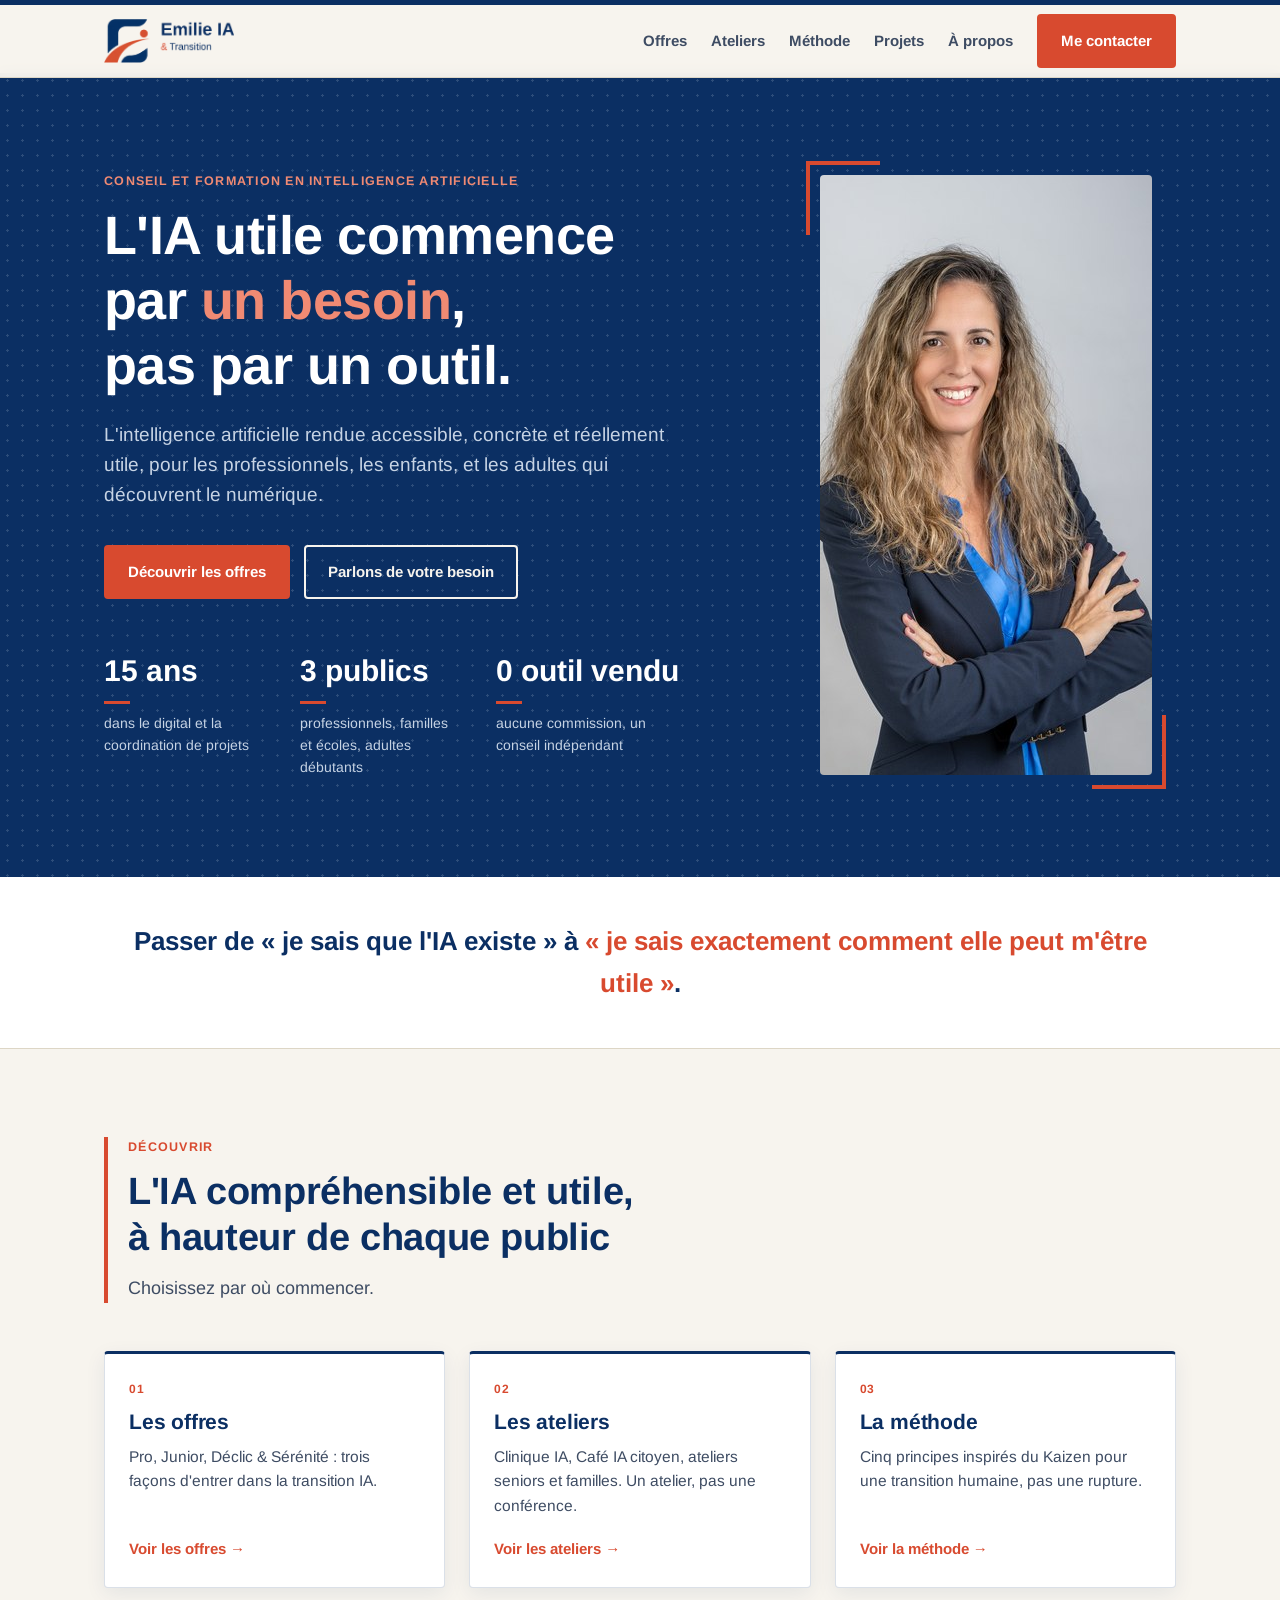
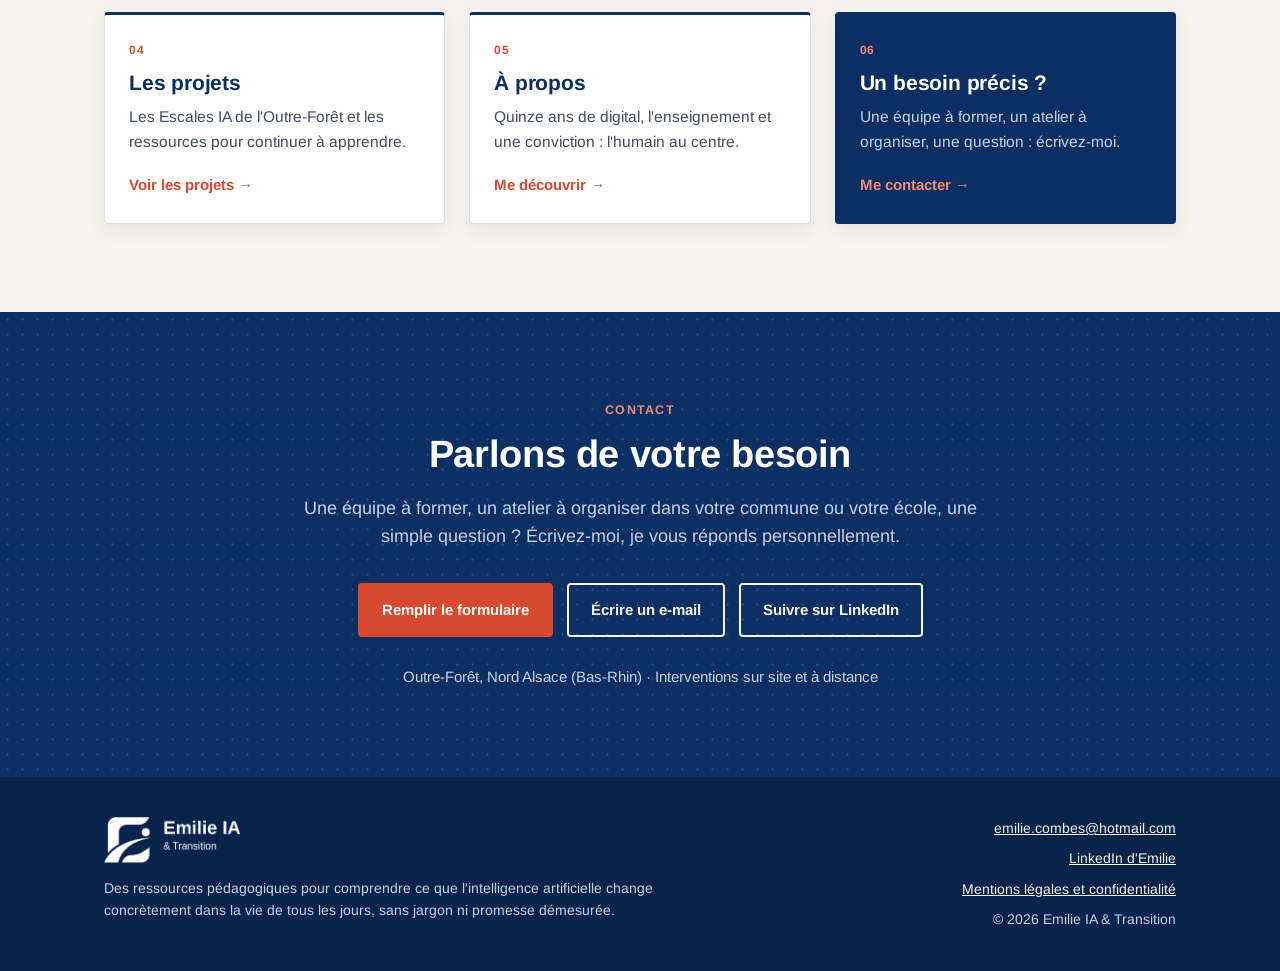
<file: index.html>
<!doctype html>
<html lang="fr">
<head>
  <meta charset="utf-8">
  <meta name="viewport" content="width=device-width, initial-scale=1">
  <title>Emilie IA &amp; Transition | Conseil et formation en intelligence artificielle, Nord Alsace</title>
  <meta name="description" content="L'intelligence artificielle rendue accessible, concrète et réellement utile, pour les professionnels, les enfants et les adultes qui découvrent le numérique. Conseil et formation en IA dans le Bas-Rhin.">
  <link rel="icon" type="image/png" href="assets/logo_icone.png">
  <link rel="stylesheet" href="style.css">
</head>
<body>
  <div class="progress" aria-hidden="true"><span id="progress"></span></div>

  <header class="site-header">
    <div class="wrap">
      <a class="logo" href="index.html" aria-label="Emilie IA & Transition, accueil"><img src="assets/logo_horizontal.png" alt="Emilie IA & Transition"></a>
      <button class="menu-toggle" aria-expanded="false" aria-controls="nav">Menu</button>
      <nav class="nav" id="nav">
        <a href="offres.html">Offres</a>
        <a href="ateliers.html">Ateliers</a>
        <a href="methode.html">Méthode</a>
        <a href="projets.html">Projets</a>
        <a href="a-propos.html">À propos</a>
        <a class="btn" href="contact.html">Me contacter</a>
      </nav>
    </div>
  </header>

  <main>
    <section class="hero" id="accueil">
      <div class="wrap">
        <div>
          <span class="eyebrow">Conseil et formation en intelligence artificielle</span>
          <h1>L'IA utile commence par <em>un besoin</em>, pas par un outil.</h1>
          <p class="lead">L'intelligence artificielle rendue accessible, concrète et réellement utile, pour les professionnels, les enfants, et les adultes qui découvrent le numérique.</p>
          <div class="actions">
            <a class="btn" href="offres.html">Découvrir les offres</a>
            <a class="btn btn-light" href="contact.html">Parlons de votre besoin</a>
          </div>
          <div class="stats">
            <div class="stat"><strong>15 ans</strong><span>dans le digital et la coordination de projets</span></div>
            <div class="stat"><strong>3 publics</strong><span>professionnels, familles et écoles, adultes débutants</span></div>
            <div class="stat"><strong>0 outil vendu</strong><span>aucune commission, un conseil indépendant</span></div>
          </div>
        </div>
        <figure class="portrait" style="margin:0">
          <img src="assets/portrait-emilie.jpg" alt="Portrait d'Emilie Combes, fondatrice d'Emilie IA & Transition" width="480" height="600">
        </figure>
      </div>
    </section>

    <section class="quote-band">
      <div class="wrap">
        <p>Passer de « je sais que l'IA existe » à <span>« je sais exactement comment elle peut m'être utile »</span>.</p>
      </div>
    </section>

    <section class="section">
      <div class="wrap">
        <div class="section-head">
          <span class="eyebrow">Découvrir</span>
          <h2>L'IA compréhensible et utile, à hauteur de chaque public</h2>
          <p>Choisissez par où commencer.</p>
        </div>
        <div class="teasers">
          <a class="teaser" href="offres.html"><span class="num">01</span><h3>Les offres</h3><p>Pro, Junior, Déclic &amp; Sérénité : trois façons d'entrer dans la transition IA.</p><span class="more">Voir les offres</span></a>
          <a class="teaser" href="ateliers.html"><span class="num">02</span><h3>Les ateliers</h3><p>Clinique IA, Café IA citoyen, ateliers seniors et familles. Un atelier, pas une conférence.</p><span class="more">Voir les ateliers</span></a>
          <a class="teaser" href="methode.html"><span class="num">03</span><h3>La méthode</h3><p>Cinq principes inspirés du Kaizen pour une transition humaine, pas une rupture.</p><span class="more">Voir la méthode</span></a>
          <a class="teaser" href="projets.html"><span class="num">04</span><h3>Les projets</h3><p>Les Escales IA de l'Outre-Forêt et les ressources pour continuer à apprendre.</p><span class="more">Voir les projets</span></a>
          <a class="teaser" href="a-propos.html"><span class="num">05</span><h3>À propos</h3><p>Quinze ans de digital, l'enseignement et une conviction : l'humain au centre.</p><span class="more">Me découvrir</span></a>
          <a class="teaser teaser-cta" href="contact.html"><span class="num">06</span><h3>Un besoin précis ?</h3><p>Une équipe à former, un atelier à organiser, une question : écrivez-moi.</p><span class="more">Me contacter</span></a>
        </div>
      </div>
    </section>


    <section class="section contact" id="contact">
      <div class="wrap">
        <span class="eyebrow">Contact</span>
        <h2>Parlons de votre besoin</h2>
        <p>Une équipe à former, un atelier à organiser dans votre commune ou votre école, une simple question ? Écrivez-moi, je vous réponds personnellement.</p>
        <div class="actions">
          <a class="btn" href="contact.html">Remplir le formulaire</a>
          <a class="btn btn-light" href="mailto:emilie.combes@hotmail.com">Écrire un e-mail</a>
          <a class="btn btn-light" href="https://www.linkedin.com/company/emilie-ia-transition/" target="_blank" rel="noopener">Suivre sur LinkedIn</a>
        </div>
        <p class="place">Outre-Forêt, Nord Alsace (Bas-Rhin) · Interventions sur site et à distance</p>
      </div>
    </section>

  </main>

  <footer class="site-footer">
    <div class="wrap">
      <div>
        <img src="assets/logo_horizontal_blanc.png" alt="Emilie IA & Transition">
        <p>Des ressources pédagogiques pour comprendre ce que l'intelligence artificielle change concrètement dans la vie de tous les jours, sans jargon ni promesse démesurée.</p>
      </div>
      <div class="links">
        <a href="mailto:emilie.combes@hotmail.com">emilie.combes@hotmail.com</a>
        <a href="https://www.linkedin.com/in/emilie-combes-francais/" target="_blank" rel="noopener">LinkedIn d'Emilie</a>
        <a href="mentions-legales.html">Mentions légales et confidentialité</a>
        <span>© 2026 Emilie IA &amp; Transition</span>
      </div>
    </div>
  </footer>

  <script>
    const bar = document.getElementById('progress');
    addEventListener('scroll', () => {
      const h = document.documentElement;
      bar.style.width = (h.scrollTop / (h.scrollHeight - h.clientHeight) * 100) + '%';
    }, { passive: true });
    const toggle = document.querySelector('.menu-toggle');
    const nav = document.getElementById('nav');
    toggle.addEventListener('click', () => {
      const open = nav.classList.toggle('open');
      toggle.setAttribute('aria-expanded', open);
    });
    nav.querySelectorAll('a').forEach(a => a.addEventListener('click', () => nav.classList.remove('open')));
  </script>
</body>
</html>
</file>
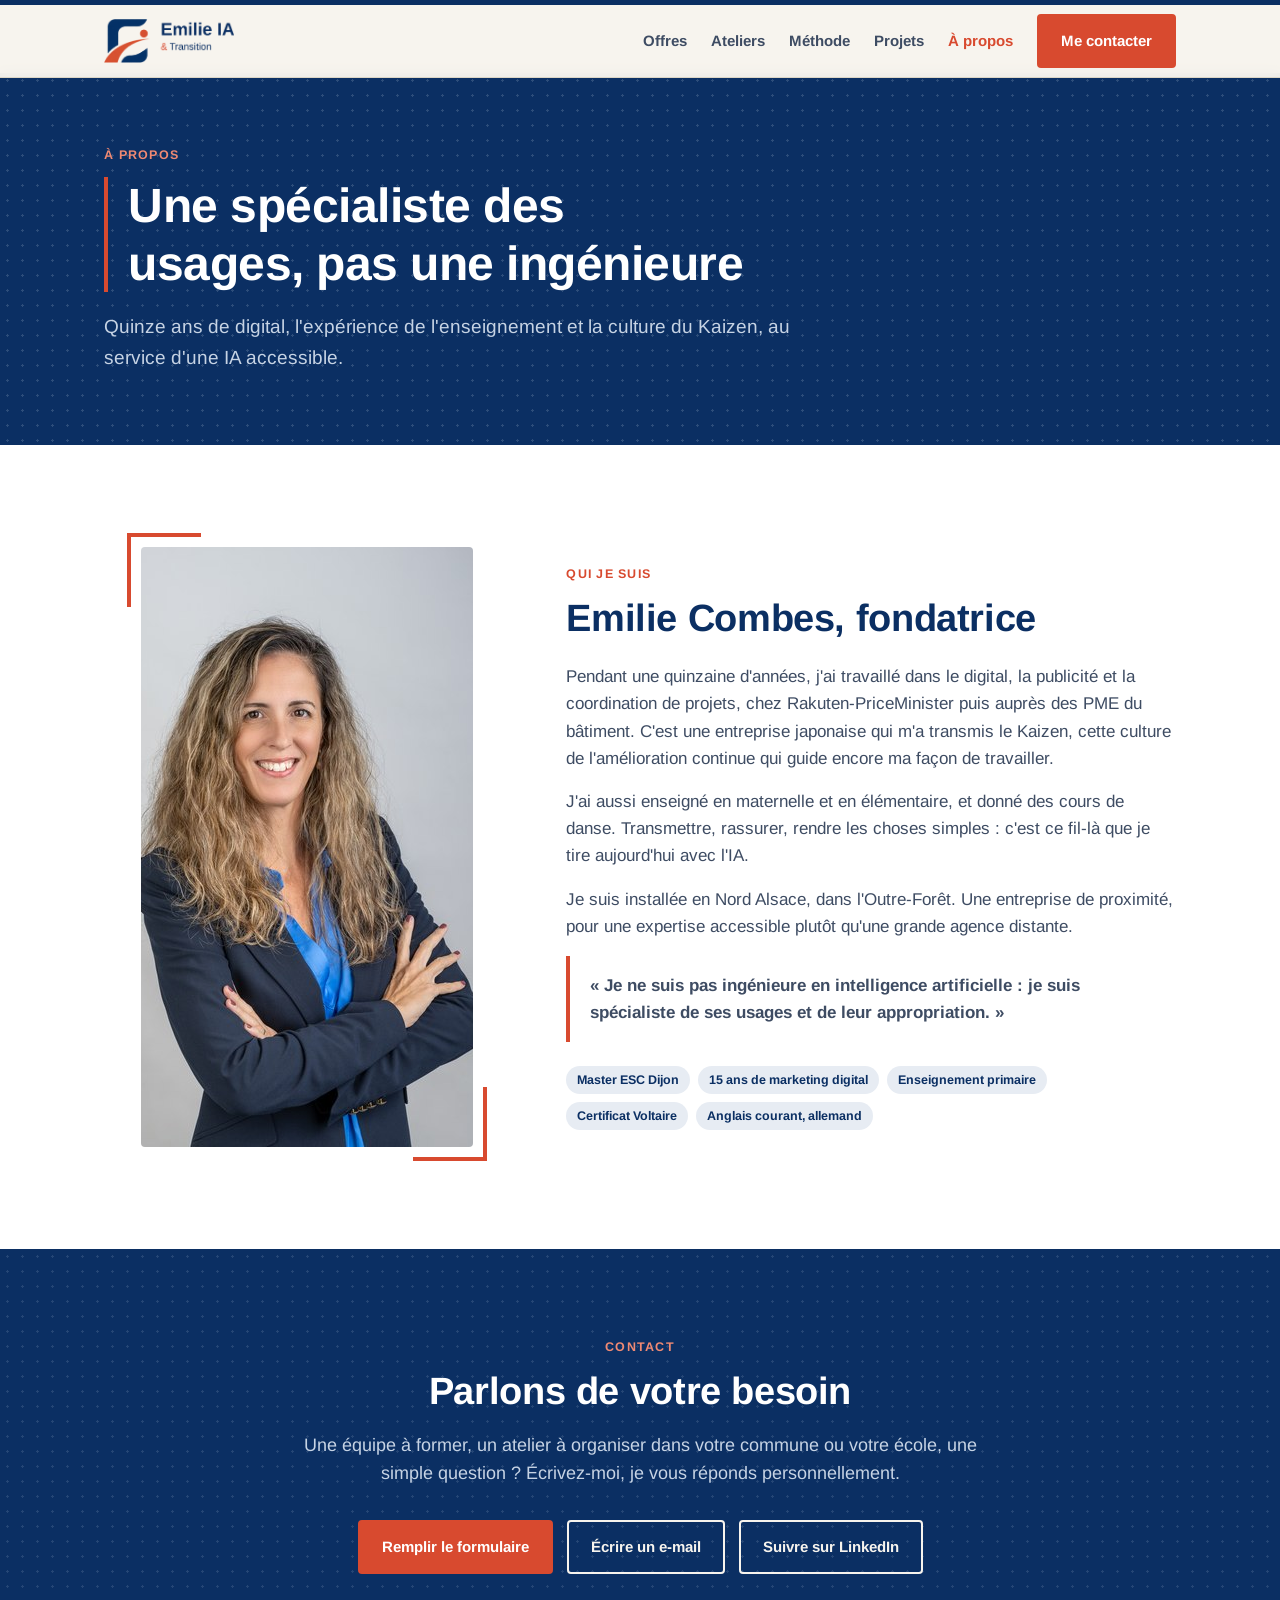
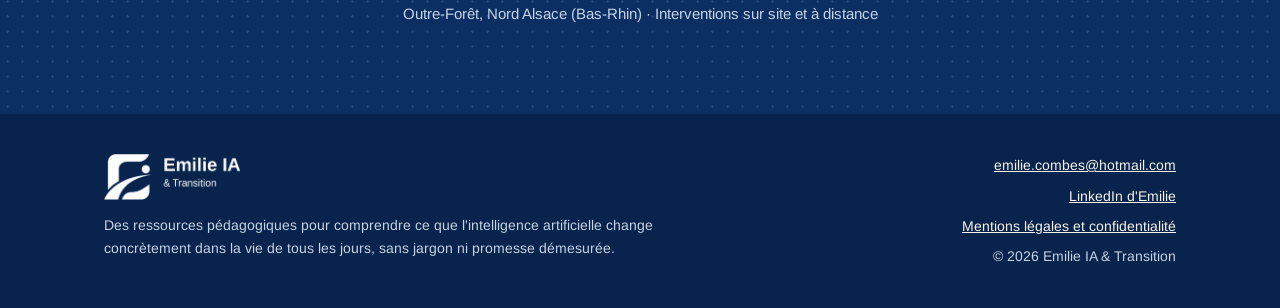
<file: a-propos.html>
<!doctype html>
<html lang="fr">
<head>
  <meta charset="utf-8">
  <meta name="viewport" content="width=device-width, initial-scale=1">
  <title>À propos | Emilie IA &amp; Transition</title>
  <meta name="description" content="Emilie Combes, fondatrice d'Emilie IA & Transition, spécialiste des usages de l'IA et de leur appropriation.">
  <link rel="icon" type="image/png" href="assets/logo_icone.png">
  <link rel="stylesheet" href="style.css">
</head>
<body>
  <div class="progress" aria-hidden="true"><span id="progress"></span></div>

  <header class="site-header">
    <div class="wrap">
      <a class="logo" href="index.html" aria-label="Emilie IA & Transition, accueil"><img src="assets/logo_horizontal.png" alt="Emilie IA & Transition"></a>
      <button class="menu-toggle" aria-expanded="false" aria-controls="nav">Menu</button>
      <nav class="nav" id="nav">
        <a href="offres.html">Offres</a>
        <a href="ateliers.html">Ateliers</a>
        <a href="methode.html">Méthode</a>
        <a href="projets.html">Projets</a>
        <a href="a-propos.html" aria-current="page">À propos</a>
        <a class="btn" href="contact.html">Me contacter</a>
      </nav>
    </div>
  </header>

  <main>
    <section class="page-hero">
      <div class="wrap">
        <span class="eyebrow">À propos</span>
        <h1>Une spécialiste des usages, pas une ingénieure</h1>
        <p class="lead">Quinze ans de digital, l'expérience de l'enseignement et la culture du Kaizen, au service d'une IA accessible.</p>
      </div>
    </section>

    <section class="section" id="a-propos" style="background:var(--surface)">
      <div class="wrap about">
        <figure class="portrait" style="margin:0">
          <img src="assets/portrait-emilie.jpg" alt="Emilie Combes, souriante, bras croisés" width="480" height="600" loading="lazy">
        </figure>
        <div class="text">
          <span class="eyebrow">Qui je suis</span>
          <h2 style="font-size:clamp(28px,3.6vw,38px);margin-bottom:22px">Emilie Combes, fondatrice</h2>
          <p>Pendant une quinzaine d'années, j'ai travaillé dans le digital, la publicité et la coordination de projets, chez Rakuten-PriceMinister puis auprès des PME du bâtiment. C'est une entreprise japonaise qui m'a transmis le Kaizen, cette culture de l'amélioration continue qui guide encore ma façon de travailler.</p>
          <p>J'ai aussi enseigné en maternelle et en élémentaire, et donné des cours de danse. Transmettre, rassurer, rendre les choses simples : c'est ce fil-là que je tire aujourd'hui avec l'IA.</p>
          <p>Je suis installée en Nord Alsace, dans l'Outre-Forêt. Une entreprise de proximité, pour une expertise accessible plutôt qu'une grande agence distante.</p>
          <p class="signature">« Je ne suis pas ingénieure en intelligence artificielle : je suis spécialiste de ses usages et de leur appropriation. »</p>
          <div class="creds">
            <span class="pill">Master ESC Dijon</span>
            <span class="pill">15 ans de marketing digital</span>
            <span class="pill">Enseignement primaire</span>
            <span class="pill">Certificat Voltaire</span>
            <span class="pill">Anglais courant, allemand</span>
          </div>
        </div>
      </div>
    </section>

    <section class="section contact" id="contact">
      <div class="wrap">
        <span class="eyebrow">Contact</span>
        <h2>Parlons de votre besoin</h2>
        <p>Une équipe à former, un atelier à organiser dans votre commune ou votre école, une simple question ? Écrivez-moi, je vous réponds personnellement.</p>
        <div class="actions">
          <a class="btn" href="contact.html">Remplir le formulaire</a>
          <a class="btn btn-light" href="mailto:emilie.combes@hotmail.com">Écrire un e-mail</a>
          <a class="btn btn-light" href="https://www.linkedin.com/company/emilie-ia-transition/" target="_blank" rel="noopener">Suivre sur LinkedIn</a>
        </div>
        <p class="place">Outre-Forêt, Nord Alsace (Bas-Rhin) · Interventions sur site et à distance</p>
      </div>
    </section>

  </main>

  <footer class="site-footer">
    <div class="wrap">
      <div>
        <img src="assets/logo_horizontal_blanc.png" alt="Emilie IA & Transition">
        <p>Des ressources pédagogiques pour comprendre ce que l'intelligence artificielle change concrètement dans la vie de tous les jours, sans jargon ni promesse démesurée.</p>
      </div>
      <div class="links">
        <a href="mailto:emilie.combes@hotmail.com">emilie.combes@hotmail.com</a>
        <a href="https://www.linkedin.com/in/emilie-combes-francais/" target="_blank" rel="noopener">LinkedIn d'Emilie</a>
        <a href="mentions-legales.html">Mentions légales et confidentialité</a>
        <span>© 2026 Emilie IA &amp; Transition</span>
      </div>
    </div>
  </footer>

  <script>
    const bar = document.getElementById('progress');
    addEventListener('scroll', () => {
      const h = document.documentElement;
      bar.style.width = (h.scrollTop / (h.scrollHeight - h.clientHeight) * 100) + '%';
    }, { passive: true });
    const toggle = document.querySelector('.menu-toggle');
    const nav = document.getElementById('nav');
    toggle.addEventListener('click', () => {
      const open = nav.classList.toggle('open');
      toggle.setAttribute('aria-expanded', open);
    });
    nav.querySelectorAll('a').forEach(a => a.addEventListener('click', () => nav.classList.remove('open')));
  </script>
</body>
</html>
</file>
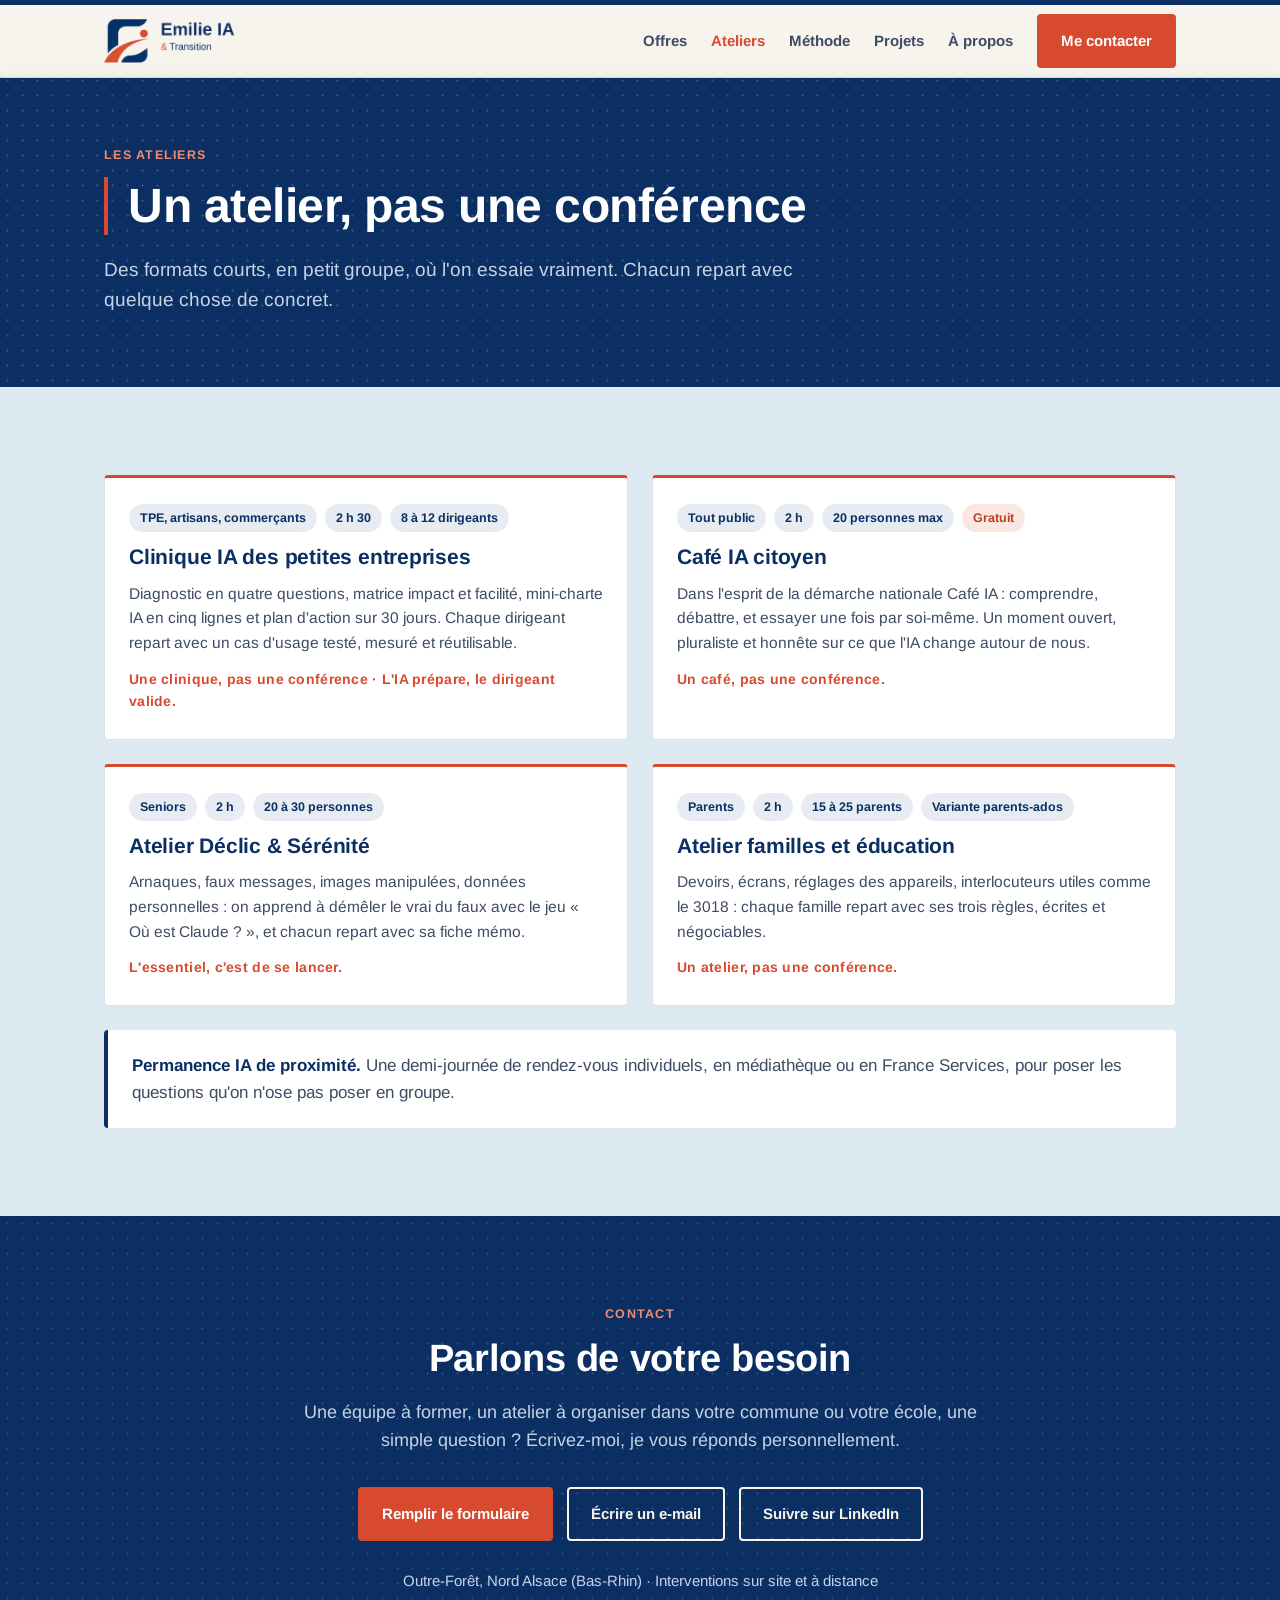
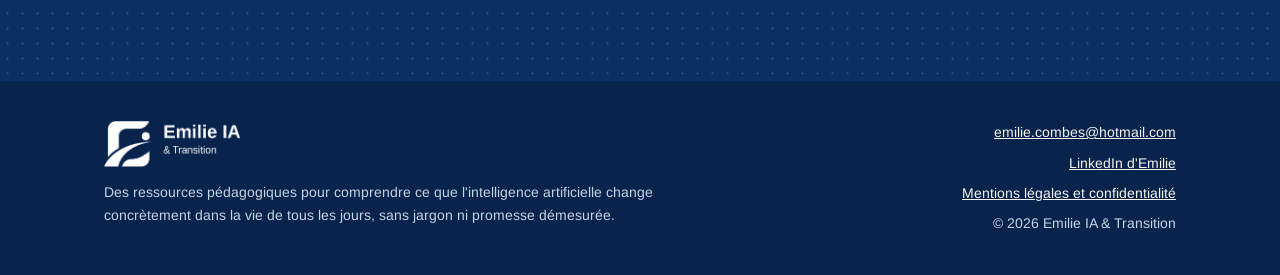
<file: ateliers.html>
<!doctype html>
<html lang="fr">
<head>
  <meta charset="utf-8">
  <meta name="viewport" content="width=device-width, initial-scale=1">
  <title>Les ateliers | Emilie IA &amp; Transition</title>
  <meta name="description" content="Clinique IA, Café IA citoyen, Déclic & Sérénité, familles et éducation : des ateliers courts et concrets.">
  <link rel="icon" type="image/png" href="assets/logo_icone.png">
  <link rel="stylesheet" href="style.css">
</head>
<body>
  <div class="progress" aria-hidden="true"><span id="progress"></span></div>

  <header class="site-header">
    <div class="wrap">
      <a class="logo" href="index.html" aria-label="Emilie IA & Transition, accueil"><img src="assets/logo_horizontal.png" alt="Emilie IA & Transition"></a>
      <button class="menu-toggle" aria-expanded="false" aria-controls="nav">Menu</button>
      <nav class="nav" id="nav">
        <a href="offres.html">Offres</a>
        <a href="ateliers.html" aria-current="page">Ateliers</a>
        <a href="methode.html">Méthode</a>
        <a href="projets.html">Projets</a>
        <a href="a-propos.html">À propos</a>
        <a class="btn" href="contact.html">Me contacter</a>
      </nav>
    </div>
  </header>

  <main>
    <section class="page-hero">
      <div class="wrap">
        <span class="eyebrow">Les ateliers</span>
        <h1>Un atelier, pas une conférence</h1>
        <p class="lead">Des formats courts, en petit groupe, où l'on essaie vraiment. Chacun repart avec quelque chose de concret.</p>
      </div>
    </section>

    <section class="section workshops-section" id="ateliers">
      <div class="wrap">

        <div class="workshops">
          <article class="workshop">
            <div class="meta"><span class="pill">TPE, artisans, commerçants</span><span class="pill">2 h 30</span><span class="pill">8 à 12 dirigeants</span></div>
            <h3>Clinique IA des petites entreprises</h3>
            <p>Diagnostic en quatre questions, matrice impact et facilité, mini-charte IA en cinq lignes et plan d'action sur 30 jours. Chaque dirigeant repart avec un cas d'usage testé, mesuré et réutilisable.</p>
            <span class="slogan">Une clinique, pas une conférence · L'IA prépare, le dirigeant valide.</span>
          </article>

          <article class="workshop">
            <div class="meta"><span class="pill">Tout public</span><span class="pill">2 h</span><span class="pill">20 personnes max</span><span class="pill free">Gratuit</span></div>
            <h3>Café IA citoyen</h3>
            <p>Dans l'esprit de la démarche nationale Café IA : comprendre, débattre, et essayer une fois par soi-même. Un moment ouvert, pluraliste et honnête sur ce que l'IA change autour de nous.</p>
            <span class="slogan">Un café, pas une conférence.</span>
          </article>

          <article class="workshop">
            <div class="meta"><span class="pill">Seniors</span><span class="pill">2 h</span><span class="pill">20 à 30 personnes</span></div>
            <h3>Atelier Déclic &amp; Sérénité</h3>
            <p>Arnaques, faux messages, images manipulées, données personnelles : on apprend à démêler le vrai du faux avec le jeu « Où est Claude ? », et chacun repart avec sa fiche mémo.</p>
            <span class="slogan">L'essentiel, c'est de se lancer.</span>
          </article>

          <article class="workshop">
            <div class="meta"><span class="pill">Parents</span><span class="pill">2 h</span><span class="pill">15 à 25 parents</span><span class="pill">Variante parents-ados</span></div>
            <h3>Atelier familles et éducation</h3>
            <p>Devoirs, écrans, réglages des appareils, interlocuteurs utiles comme le 3018 : chaque famille repart avec ses trois règles, écrites et négociables.</p>
            <span class="slogan">Un atelier, pas une conférence.</span>
          </article>
        </div>

        <div class="kaizen" style="margin-top:24px">
          <strong>Permanence IA de proximité.</strong> Une demi-journée de rendez-vous individuels, en médiathèque ou en France Services, pour poser les questions qu'on n'ose pas poser en groupe.
        </div>
      </div>
    </section>

    <section class="section contact" id="contact">
      <div class="wrap">
        <span class="eyebrow">Contact</span>
        <h2>Parlons de votre besoin</h2>
        <p>Une équipe à former, un atelier à organiser dans votre commune ou votre école, une simple question ? Écrivez-moi, je vous réponds personnellement.</p>
        <div class="actions">
          <a class="btn" href="contact.html">Remplir le formulaire</a>
          <a class="btn btn-light" href="mailto:emilie.combes@hotmail.com">Écrire un e-mail</a>
          <a class="btn btn-light" href="https://www.linkedin.com/company/emilie-ia-transition/" target="_blank" rel="noopener">Suivre sur LinkedIn</a>
        </div>
        <p class="place">Outre-Forêt, Nord Alsace (Bas-Rhin) · Interventions sur site et à distance</p>
      </div>
    </section>

  </main>

  <footer class="site-footer">
    <div class="wrap">
      <div>
        <img src="assets/logo_horizontal_blanc.png" alt="Emilie IA & Transition">
        <p>Des ressources pédagogiques pour comprendre ce que l'intelligence artificielle change concrètement dans la vie de tous les jours, sans jargon ni promesse démesurée.</p>
      </div>
      <div class="links">
        <a href="mailto:emilie.combes@hotmail.com">emilie.combes@hotmail.com</a>
        <a href="https://www.linkedin.com/in/emilie-combes-francais/" target="_blank" rel="noopener">LinkedIn d'Emilie</a>
        <a href="mentions-legales.html">Mentions légales et confidentialité</a>
        <span>© 2026 Emilie IA &amp; Transition</span>
      </div>
    </div>
  </footer>

  <script>
    const bar = document.getElementById('progress');
    addEventListener('scroll', () => {
      const h = document.documentElement;
      bar.style.width = (h.scrollTop / (h.scrollHeight - h.clientHeight) * 100) + '%';
    }, { passive: true });
    const toggle = document.querySelector('.menu-toggle');
    const nav = document.getElementById('nav');
    toggle.addEventListener('click', () => {
      const open = nav.classList.toggle('open');
      toggle.setAttribute('aria-expanded', open);
    });
    nav.querySelectorAll('a').forEach(a => a.addEventListener('click', () => nav.classList.remove('open')));
  </script>
</body>
</html>
</file>
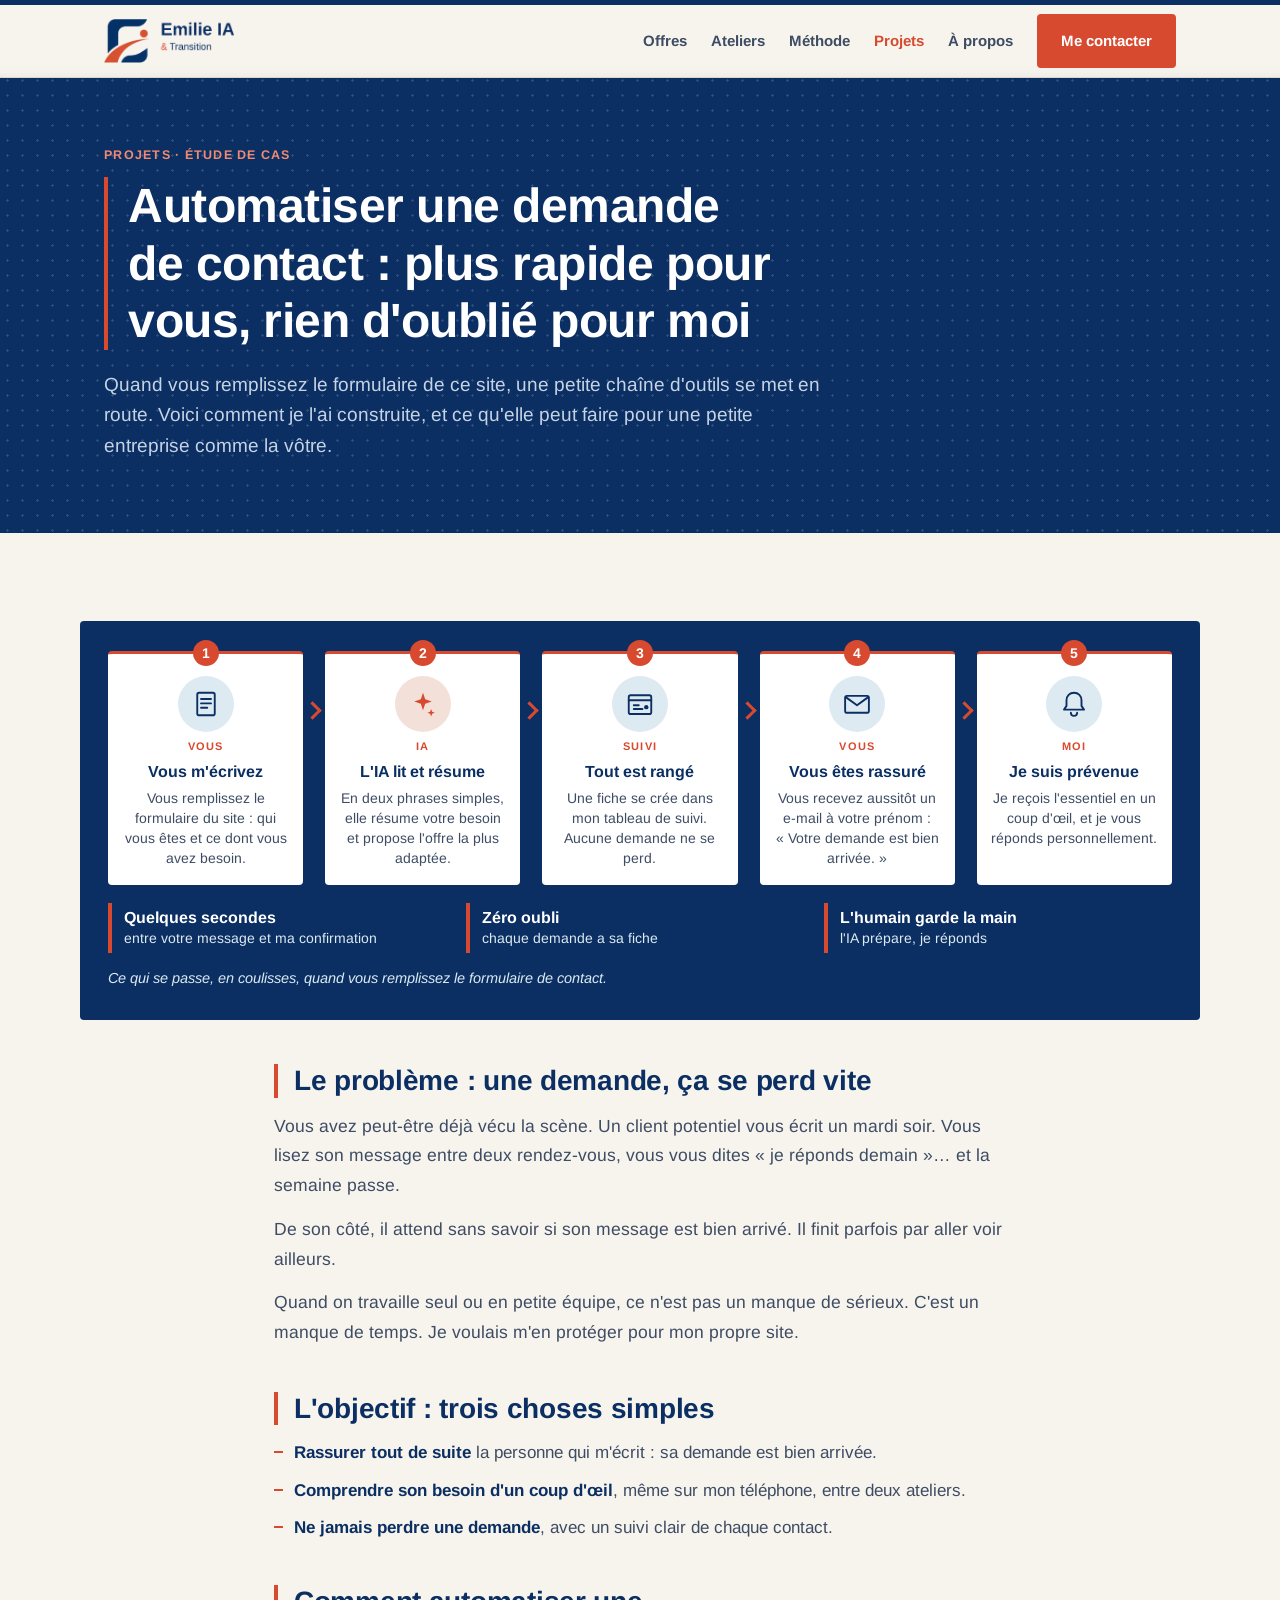
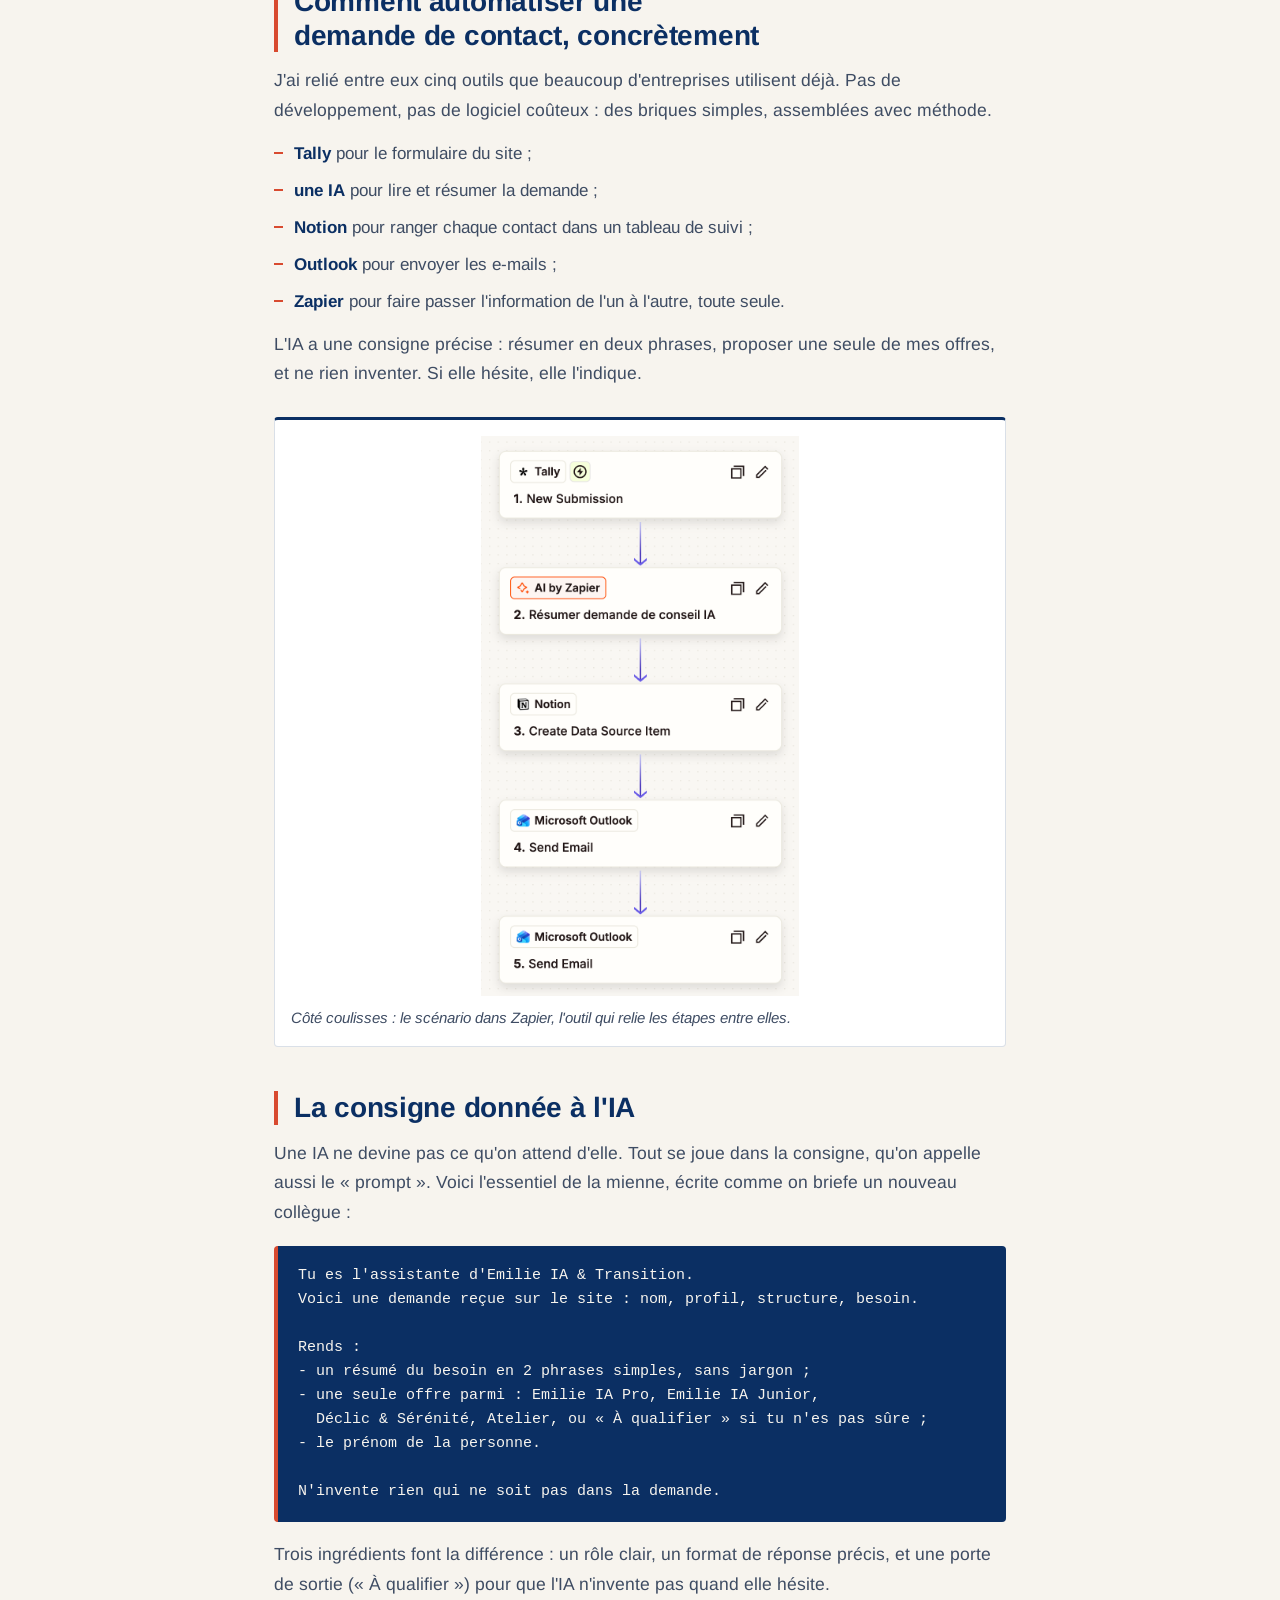
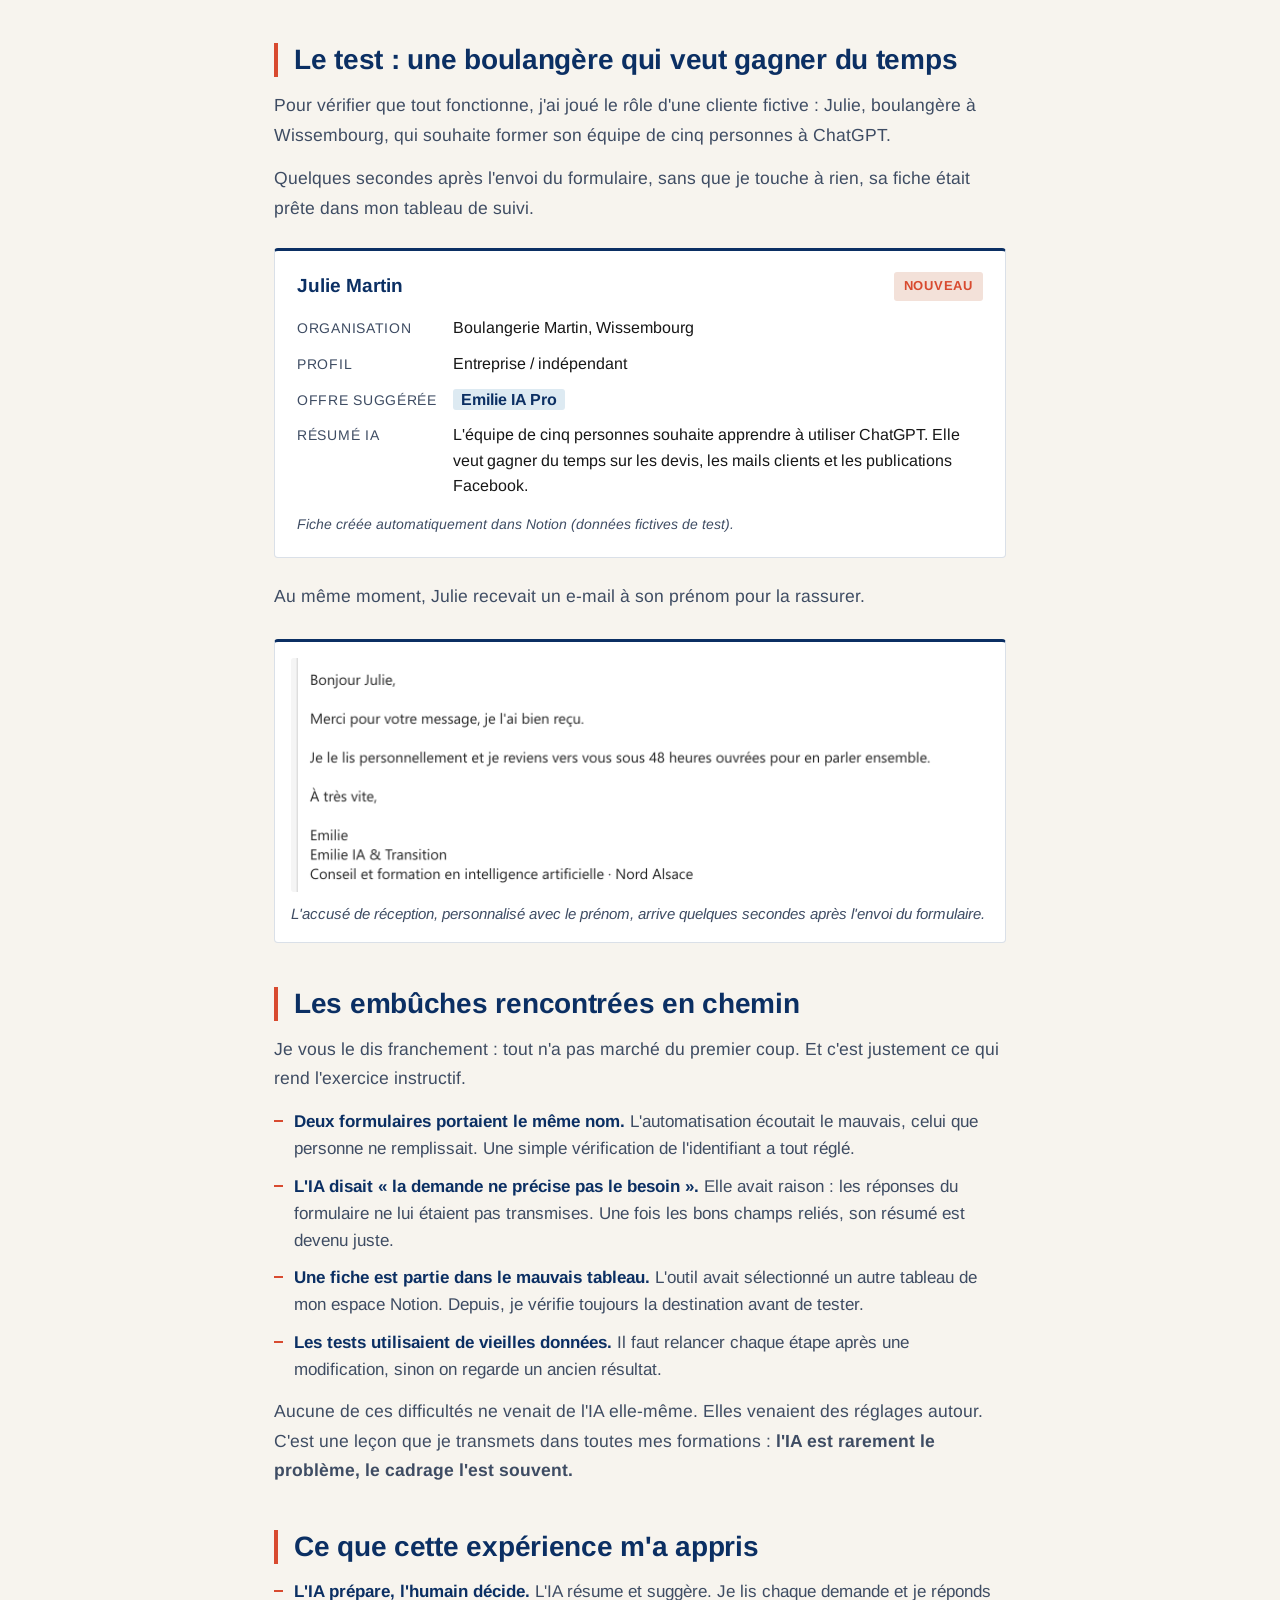
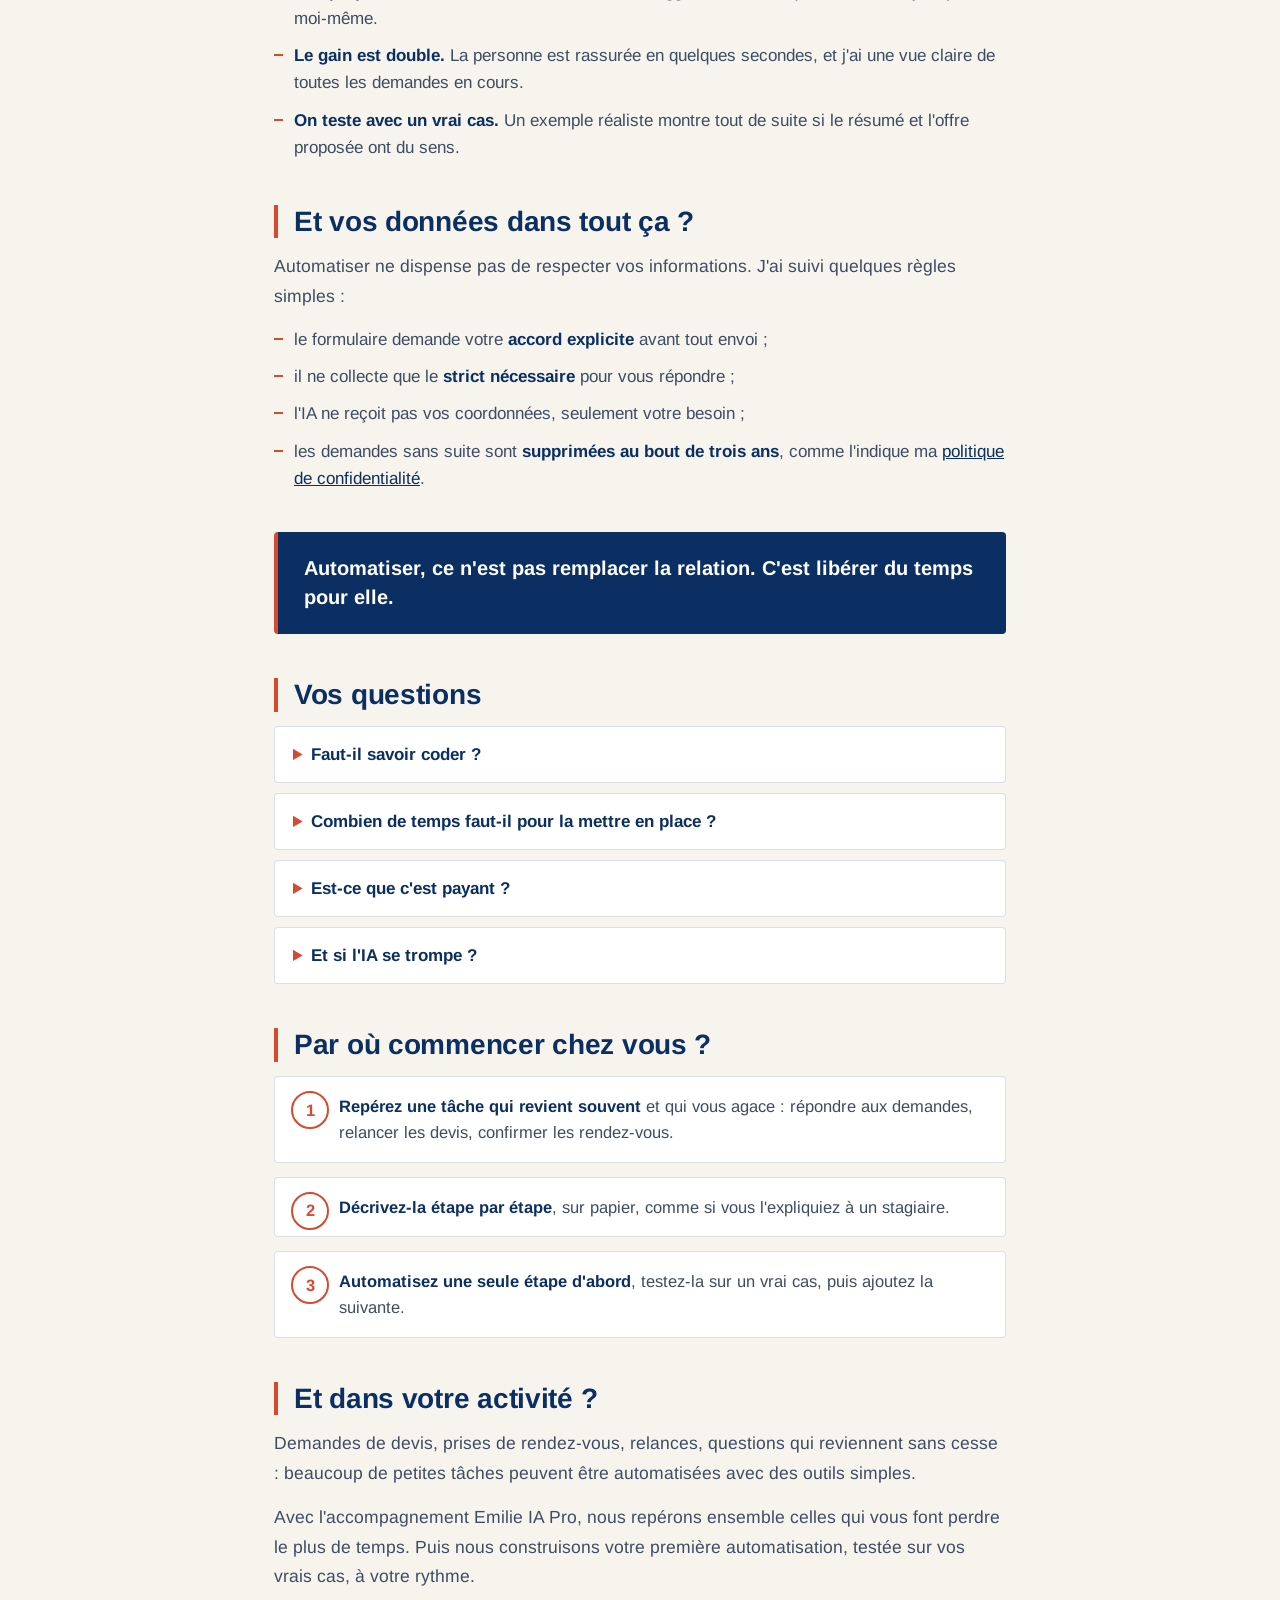
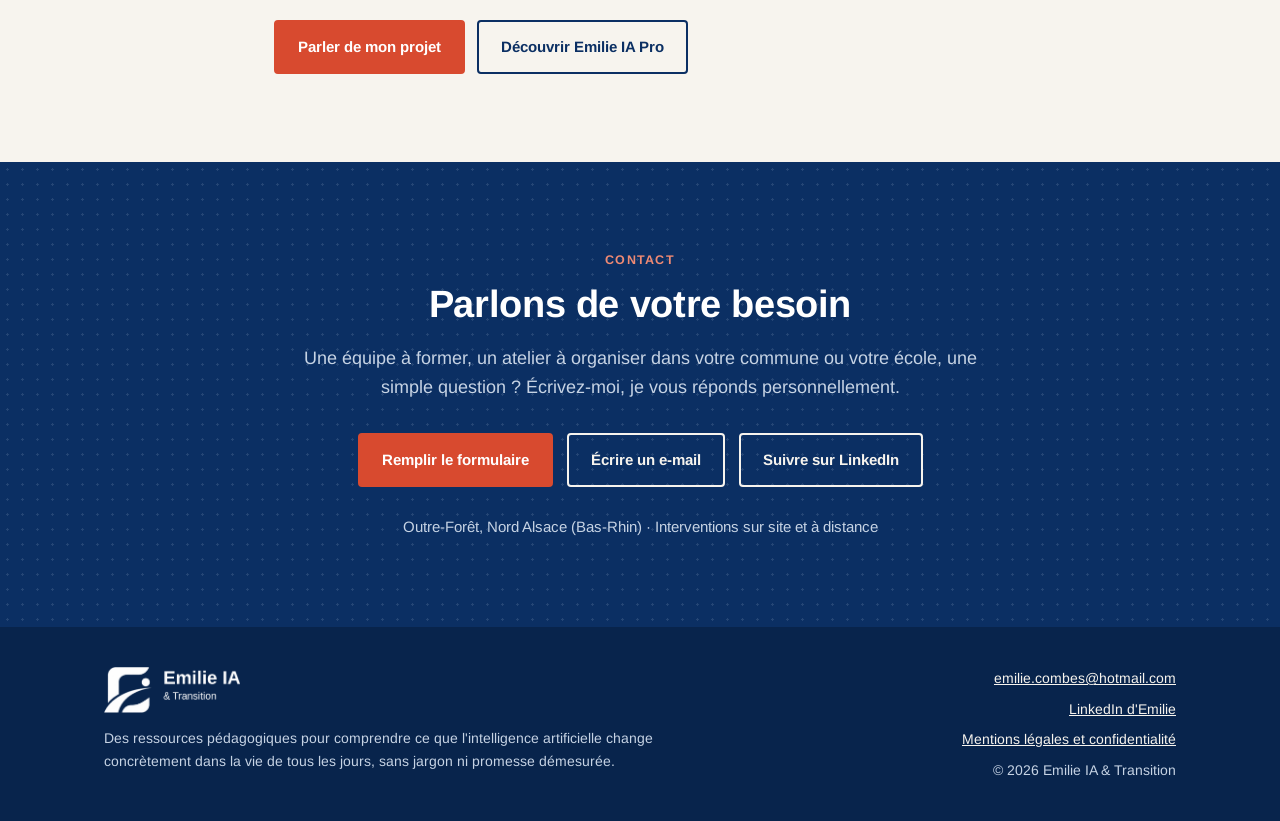
<file: automatisation-contact.html>
<!doctype html>
<html lang="fr">
<head>
  <meta charset="utf-8">
  <meta name="viewport" content="width=device-width, initial-scale=1">
  <title>Automatiser une demande de contact avec l'IA | Emilie IA</title>
  <meta name="description" content="Étude de cas : comment automatiser une demande de contact avec un formulaire, l'IA, Notion et Outlook. Plus de réactivité, aucun oubli.">
  <link rel="icon" type="image/png" href="assets/logo_icone.png">
  <link rel="stylesheet" href="style.css">
</head>
<body>
  <div class="progress" aria-hidden="true"><span id="progress"></span></div>

  <header class="site-header">
    <div class="wrap">
      <a class="logo" href="index.html" aria-label="Emilie IA & Transition, accueil"><img src="assets/logo_horizontal.png" alt="Emilie IA & Transition"></a>
      <button class="menu-toggle" aria-expanded="false" aria-controls="nav">Menu</button>
      <nav class="nav" id="nav">
        <a href="offres.html">Offres</a>
        <a href="ateliers.html">Ateliers</a>
        <a href="methode.html">Méthode</a>
        <a href="projets.html" aria-current="page">Projets</a>
        <a href="a-propos.html">À propos</a>
        <a class="btn" href="contact.html">Me contacter</a>
      </nav>
    </div>
  </header>

  <main>
    <section class="page-hero">
      <div class="wrap">
        <span class="eyebrow">Projets · Étude de cas</span>
        <h1>Automatiser une demande de contact : plus rapide pour vous, rien d'oublié pour moi</h1>
        <p class="lead">Quand vous remplissez le formulaire de ce site, une petite chaîne d'outils se met en route. Voici comment je l'ai construite, et ce qu'elle peut faire pour une petite entreprise comme la vôtre.</p>
      </div>
    </section>

    <article class="section article">
      <div class="wrap">
        <figure class="flow flow-header" aria-labelledby="flow-cap">
          <ol class="flow-steps">
            <li class="flow-step">
              <span class="flow-num">1</span>
              <span class="flow-icon"><svg viewBox="0 0 48 48" aria-hidden="true" focusable="false"><rect x="10" y="6" width="28" height="36" rx="3" fill="none" stroke="currentColor" stroke-width="3"/><path d="M16 16h16M16 23h16M16 30h10" stroke="currentColor" stroke-width="3" stroke-linecap="round"/></svg></span>
              <span class="flow-who">Vous</span>
              <strong>Vous m'écrivez</strong>
              <span class="flow-text">Vous remplissez le formulaire du site : qui vous êtes et ce dont vous avez besoin.</span>
            </li>
            <li class="flow-step flow-ai">
              <span class="flow-num">2</span>
              <span class="flow-icon"><svg viewBox="0 0 48 48" aria-hidden="true" focusable="false"><path d="M24 6l3.5 10.5L38 20l-10.5 3.5L24 34l-3.5-10.5L10 20l10.5-3.5z" fill="currentColor"/><path d="M37 32l1.6 4.4L43 38l-4.4 1.6L37 44l-1.6-4.4L31 38l4.4-1.6z" fill="currentColor"/></svg></span>
              <span class="flow-who">IA</span>
              <strong>L'IA lit et résume</strong>
              <span class="flow-text">En deux phrases simples, elle résume votre besoin et propose l'offre la plus adaptée.</span>
            </li>
            <li class="flow-step">
              <span class="flow-num">3</span>
              <span class="flow-icon"><svg viewBox="0 0 48 48" aria-hidden="true" focusable="false"><rect x="6" y="10" width="36" height="30" rx="3" fill="none" stroke="currentColor" stroke-width="3"/><path d="M6 18h36M14 26h8M14 32h14" stroke="currentColor" stroke-width="3" stroke-linecap="round"/><circle cx="34" cy="29" r="3.5" fill="currentColor"/></svg></span>
              <span class="flow-who">Suivi</span>
              <strong>Tout est rangé</strong>
              <span class="flow-text">Une fiche se crée dans mon tableau de suivi. Aucune demande ne se perd.</span>
            </li>
            <li class="flow-step">
              <span class="flow-num">4</span>
              <span class="flow-icon"><svg viewBox="0 0 48 48" aria-hidden="true" focusable="false"><rect x="5" y="11" width="38" height="27" rx="3" fill="none" stroke="currentColor" stroke-width="3"/><path d="M6 13l18 13 18-13" fill="none" stroke="currentColor" stroke-width="3" stroke-linejoin="round"/></svg></span>
              <span class="flow-who">Vous</span>
              <strong>Vous êtes rassuré</strong>
              <span class="flow-text">Vous recevez aussitôt un e-mail à votre prénom&nbsp;: «&nbsp;Votre demande est bien arrivée.&nbsp;»</span>
            </li>
            <li class="flow-step">
              <span class="flow-num">5</span>
              <span class="flow-icon"><svg viewBox="0 0 48 48" aria-hidden="true" focusable="false"><path d="M24 6c-7 0-12 5-12 12v9l-4 6h32l-4-6v-9c0-7-5-12-12-12z" fill="none" stroke="currentColor" stroke-width="3" stroke-linejoin="round"/><path d="M19 38a5 5 0 0010 0" fill="none" stroke="currentColor" stroke-width="3" stroke-linecap="round"/></svg></span>
              <span class="flow-who">Moi</span>
              <strong>Je suis prévenue</strong>
              <span class="flow-text">Je reçois l'essentiel en un coup d'œil, et je vous réponds personnellement.</span>
            </li>
          </ol>
          <div class="flow-band">
            <span><strong>Quelques secondes</strong> entre votre message et ma confirmation</span>
            <span><strong>Zéro oubli</strong> chaque demande a sa fiche</span>
            <span><strong>L'humain garde la main</strong> l'IA prépare, je réponds</span>
          </div>
          <figcaption id="flow-cap">Ce qui se passe, en coulisses, quand vous remplissez le formulaire de contact.</figcaption>
        </figure>

        <h2>Le problème : une demande, ça se perd vite</h2>
        <p>Vous avez peut-être déjà vécu la scène. Un client potentiel vous écrit un mardi soir. Vous lisez son message entre deux rendez-vous, vous vous dites « je réponds demain »… et la semaine passe.</p>
        <p>De son côté, il attend sans savoir si son message est bien arrivé. Il finit parfois par aller voir ailleurs.</p>
        <p>Quand on travaille seul ou en petite équipe, ce n'est pas un manque de sérieux. C'est un manque de temps. Je voulais m'en protéger pour mon propre site.</p>

        <h2>L'objectif : trois choses simples</h2>
        <ul class="article-list">
          <li><strong>Rassurer tout de suite</strong> la personne qui m'écrit : sa demande est bien arrivée.</li>
          <li><strong>Comprendre son besoin d'un coup d'œil</strong>, même sur mon téléphone, entre deux ateliers.</li>
          <li><strong>Ne jamais perdre une demande</strong>, avec un suivi clair de chaque contact.</li>
        </ul>

        <h2>Comment automatiser une demande de contact, concrètement</h2>
        <p>J'ai relié entre eux cinq outils que beaucoup d'entreprises utilisent déjà. Pas de développement, pas de logiciel coûteux : des briques simples, assemblées avec méthode.</p>
        <ul class="article-list">
          <li><strong>Tally</strong> pour le formulaire du site ;</li>
          <li><strong>une IA</strong> pour lire et résumer la demande ;</li>
          <li><strong>Notion</strong> pour ranger chaque contact dans un tableau de suivi ;</li>
          <li><strong>Outlook</strong> pour envoyer les e-mails ;</li>
          <li><strong>Zapier</strong> pour faire passer l'information de l'un à l'autre, toute seule.</li>
        </ul>
        <p>L'IA a une consigne précise : résumer en deux phrases, proposer une seule de mes offres, et ne rien inventer. Si elle hésite, elle l'indique.</p>

        <figure class="article-shot">
          <img src="assets/zap-demande-contact.png" alt="Le scénario Zapier en cinq étapes : Tally, AI by Zapier, Notion, puis deux envois Microsoft Outlook" width="806" height="1420" loading="lazy">
          <figcaption>Côté coulisses : le scénario dans Zapier, l'outil qui relie les étapes entre elles.</figcaption>
        </figure>

        <h2>La consigne donnée à l'IA</h2>
        <p>Une IA ne devine pas ce qu'on attend d'elle. Tout se joue dans la consigne, qu'on appelle aussi le « prompt ». Voici l'essentiel de la mienne, écrite comme on briefe un nouveau collègue :</p>
        <pre class="article-prompt">Tu es l'assistante d'Emilie IA &amp; Transition.
Voici une demande reçue sur le site : nom, profil, structure, besoin.

Rends :
- un résumé du besoin en 2 phrases simples, sans jargon ;
- une seule offre parmi : Emilie IA Pro, Emilie IA Junior,
  Déclic &amp; Sérénité, Atelier, ou « À qualifier » si tu n'es pas sûre ;
- le prénom de la personne.

N'invente rien qui ne soit pas dans la demande.</pre>
        <p>Trois ingrédients font la différence : un rôle clair, un format de réponse précis, et une porte de sortie (« À qualifier ») pour que l'IA n'invente pas quand elle hésite.</p>

        <h2>Le test : une boulangère qui veut gagner du temps</h2>
        <p>Pour vérifier que tout fonctionne, j'ai joué le rôle d'une cliente fictive : Julie, boulangère à Wissembourg, qui souhaite former son équipe de cinq personnes à ChatGPT.</p>
        <p>Quelques secondes après l'envoi du formulaire, sans que je touche à rien, sa fiche était prête dans mon tableau de suivi.</p>
        <div class="crm-card" role="figure" aria-label="Exemple de fiche créée automatiquement dans Notion">
          <div class="crm-head"><strong>Julie Martin</strong><span class="crm-tag">Nouveau</span></div>
          <dl>
            <dt>Organisation</dt><dd>Boulangerie Martin, Wissembourg</dd>
            <dt>Profil</dt><dd>Entreprise / indépendant</dd>
            <dt>Offre suggérée</dt><dd><span class="crm-offer">Emilie IA Pro</span></dd>
            <dt>Résumé IA</dt><dd>L'équipe de cinq personnes souhaite apprendre à utiliser ChatGPT. Elle veut gagner du temps sur les devis, les mails clients et les publications Facebook.</dd>
          </dl>
          <p class="crm-note">Fiche créée automatiquement dans Notion (données fictives de test).</p>
        </div>

        <p>Au même moment, Julie recevait un e-mail à son prénom pour la rassurer.</p>

        <figure class="article-shot">
          <img src="assets/zap-accuse-reception.png" alt="E-mail reçu : Bonjour Julie, merci pour votre message, je l'ai bien reçu. Je le lis personnellement et je reviens vers vous sous 48 heures ouvrées." width="1404" height="470" loading="lazy">
          <figcaption>L'accusé de réception, personnalisé avec le prénom, arrive quelques secondes après l'envoi du formulaire.</figcaption>
        </figure>

        <h2>Les embûches rencontrées en chemin</h2>
        <p>Je vous le dis franchement : tout n'a pas marché du premier coup. Et c'est justement ce qui rend l'exercice instructif.</p>
        <ul class="article-list">
          <li><strong>Deux formulaires portaient le même nom.</strong> L'automatisation écoutait le mauvais, celui que personne ne remplissait. Une simple vérification de l'identifiant a tout réglé.</li>
          <li><strong>L'IA disait « la demande ne précise pas le besoin ».</strong> Elle avait raison : les réponses du formulaire ne lui étaient pas transmises. Une fois les bons champs reliés, son résumé est devenu juste.</li>
          <li><strong>Une fiche est partie dans le mauvais tableau.</strong> L'outil avait sélectionné un autre tableau de mon espace Notion. Depuis, je vérifie toujours la destination avant de tester.</li>
          <li><strong>Les tests utilisaient de vieilles données.</strong> Il faut relancer chaque étape après une modification, sinon on regarde un ancien résultat.</li>
        </ul>
        <p>Aucune de ces difficultés ne venait de l'IA elle-même. Elles venaient des réglages autour. C'est une leçon que je transmets dans toutes mes formations : <strong>l'IA est rarement le problème, le cadrage l'est souvent.</strong></p>

        <h2>Ce que cette expérience m'a appris</h2>
        <ul class="article-list">
          <li><strong>L'IA prépare, l'humain décide.</strong> L'IA résume et suggère. Je lis chaque demande et je réponds moi-même.</li>
          <li><strong>Le gain est double.</strong> La personne est rassurée en quelques secondes, et j'ai une vue claire de toutes les demandes en cours.</li>
          <li><strong>On teste avec un vrai cas.</strong> Un exemple réaliste montre tout de suite si le résumé et l'offre proposée ont du sens.</li>
        </ul>

        <h2>Et vos données dans tout ça ?</h2>
        <p>Automatiser ne dispense pas de respecter vos informations. J'ai suivi quelques règles simples :</p>
        <ul class="article-list">
          <li>le formulaire demande votre <strong>accord explicite</strong> avant tout envoi ;</li>
          <li>il ne collecte que le <strong>strict nécessaire</strong> pour vous répondre ;</li>
          <li>l'IA ne reçoit pas vos coordonnées, seulement votre besoin ;</li>
          <li>les demandes sans suite sont <strong>supprimées au bout de trois ans</strong>, comme l'indique ma <a href="mentions-legales.html">politique de confidentialité</a>.</li>
        </ul>

        <blockquote class="article-quote">Automatiser, ce n'est pas remplacer la relation. C'est libérer du temps pour elle.</blockquote>

        <h2>Vos questions</h2>
        <div class="article-faq">
          <details><summary>Faut-il savoir coder ?</summary><p>Non. Tout se fait en cliquant et en choisissant des options dans des menus. Il faut surtout de la méthode et de la patience pour les tests.</p></details>
          <details><summary>Combien de temps faut-il pour la mettre en place ?</summary><p>Comptez quelques heures pour une première automatisation de ce type, tests compris. La suivante va beaucoup plus vite.</p></details>
          <details><summary>Est-ce que c'est payant ?</summary><p>Les formulaires et le tableau de suivi existent en version gratuite. Pour enchaîner plusieurs étapes avec de l'IA, Zapier demande en général un abonnement : on regarde ensemble si le temps gagné le justifie.</p></details>
          <details><summary>Et si l'IA se trompe ?</summary><p>Elle ne fait que préparer. Je lis chaque demande moi-même avant de répondre, et l'offre suggérée n'est qu'une piste.</p></details>
        </div>

        <h2>Par où commencer chez vous ?</h2>
        <ol class="article-steps">
          <li><strong>Repérez une tâche qui revient souvent</strong> et qui vous agace : répondre aux demandes, relancer les devis, confirmer les rendez-vous.</li>
          <li><strong>Décrivez-la étape par étape</strong>, sur papier, comme si vous l'expliquiez à un stagiaire.</li>
          <li><strong>Automatisez une seule étape d'abord</strong>, testez-la sur un vrai cas, puis ajoutez la suivante.</li>
        </ol>

        <h2>Et dans votre activité ?</h2>
        <p>Demandes de devis, prises de rendez-vous, relances, questions qui reviennent sans cesse : beaucoup de petites tâches peuvent être automatisées avec des outils simples.</p>
        <p>Avec l'accompagnement Emilie IA Pro, nous repérons ensemble celles qui vous font perdre le plus de temps. Puis nous construisons votre première automatisation, testée sur vos vrais cas, à votre rythme.</p>
        <div class="article-actions">
          <a class="btn" href="contact.html">Parler de mon projet</a>
          <a class="btn btn-outline" href="offres.html">Découvrir Emilie IA Pro</a>
        </div>
      </div>
    </article>

    <section class="section contact" id="contact">
      <div class="wrap">
        <span class="eyebrow">Contact</span>
        <h2>Parlons de votre besoin</h2>
        <p>Une équipe à former, un atelier à organiser dans votre commune ou votre école, une simple question ? Écrivez-moi, je vous réponds personnellement.</p>
        <div class="actions">
          <a class="btn" href="contact.html">Remplir le formulaire</a>
          <a class="btn btn-light" href="mailto:emilie.combes@hotmail.com">Écrire un e-mail</a>
          <a class="btn btn-light" href="https://www.linkedin.com/company/emilie-ia-transition/" target="_blank" rel="noopener">Suivre sur LinkedIn</a>
        </div>
        <p class="place">Outre-Forêt, Nord Alsace (Bas-Rhin) · Interventions sur site et à distance</p>
      </div>
    </section>

  </main>

  <footer class="site-footer">
    <div class="wrap">
      <div>
        <img src="assets/logo_horizontal_blanc.png" alt="Emilie IA & Transition">
        <p>Des ressources pédagogiques pour comprendre ce que l'intelligence artificielle change concrètement dans la vie de tous les jours, sans jargon ni promesse démesurée.</p>
      </div>
      <div class="links">
        <a href="mailto:emilie.combes@hotmail.com">emilie.combes@hotmail.com</a>
        <a href="https://www.linkedin.com/in/emilie-combes-francais/" target="_blank" rel="noopener">LinkedIn d'Emilie</a>
        <a href="mentions-legales.html">Mentions légales et confidentialité</a>
        <span>© 2026 Emilie IA &amp; Transition</span>
      </div>
    </div>
  </footer>

  <script>
    const bar = document.getElementById('progress');
    addEventListener('scroll', () => {
      const h = document.documentElement;
      bar.style.width = (h.scrollTop / (h.scrollHeight - h.clientHeight) * 100) + '%';
    }, { passive: true });
    const toggle = document.querySelector('.menu-toggle');
    const nav = document.getElementById('nav');
    toggle.addEventListener('click', () => {
      const open = nav.classList.toggle('open');
      toggle.setAttribute('aria-expanded', open);
    });
    nav.querySelectorAll('a').forEach(a => a.addEventListener('click', () => nav.classList.remove('open')));
  </script>
</body>
</html>
</file>
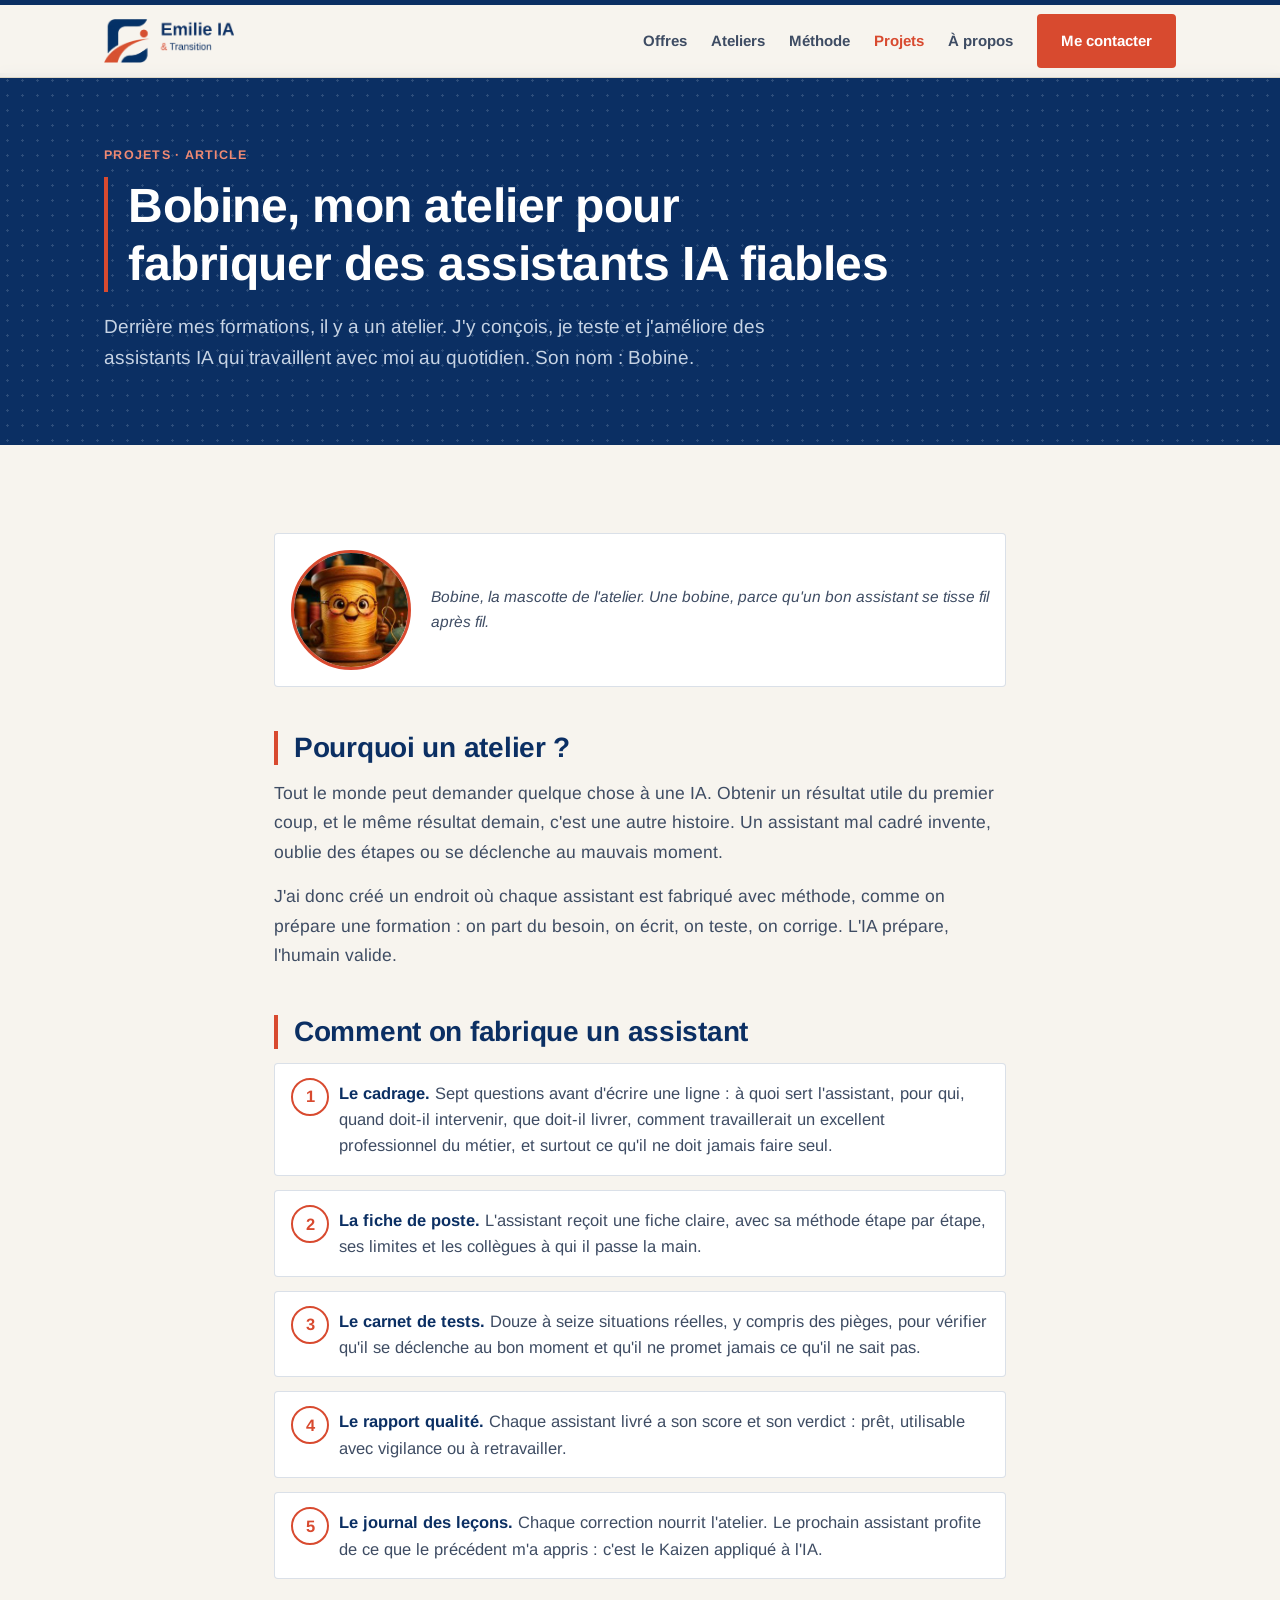
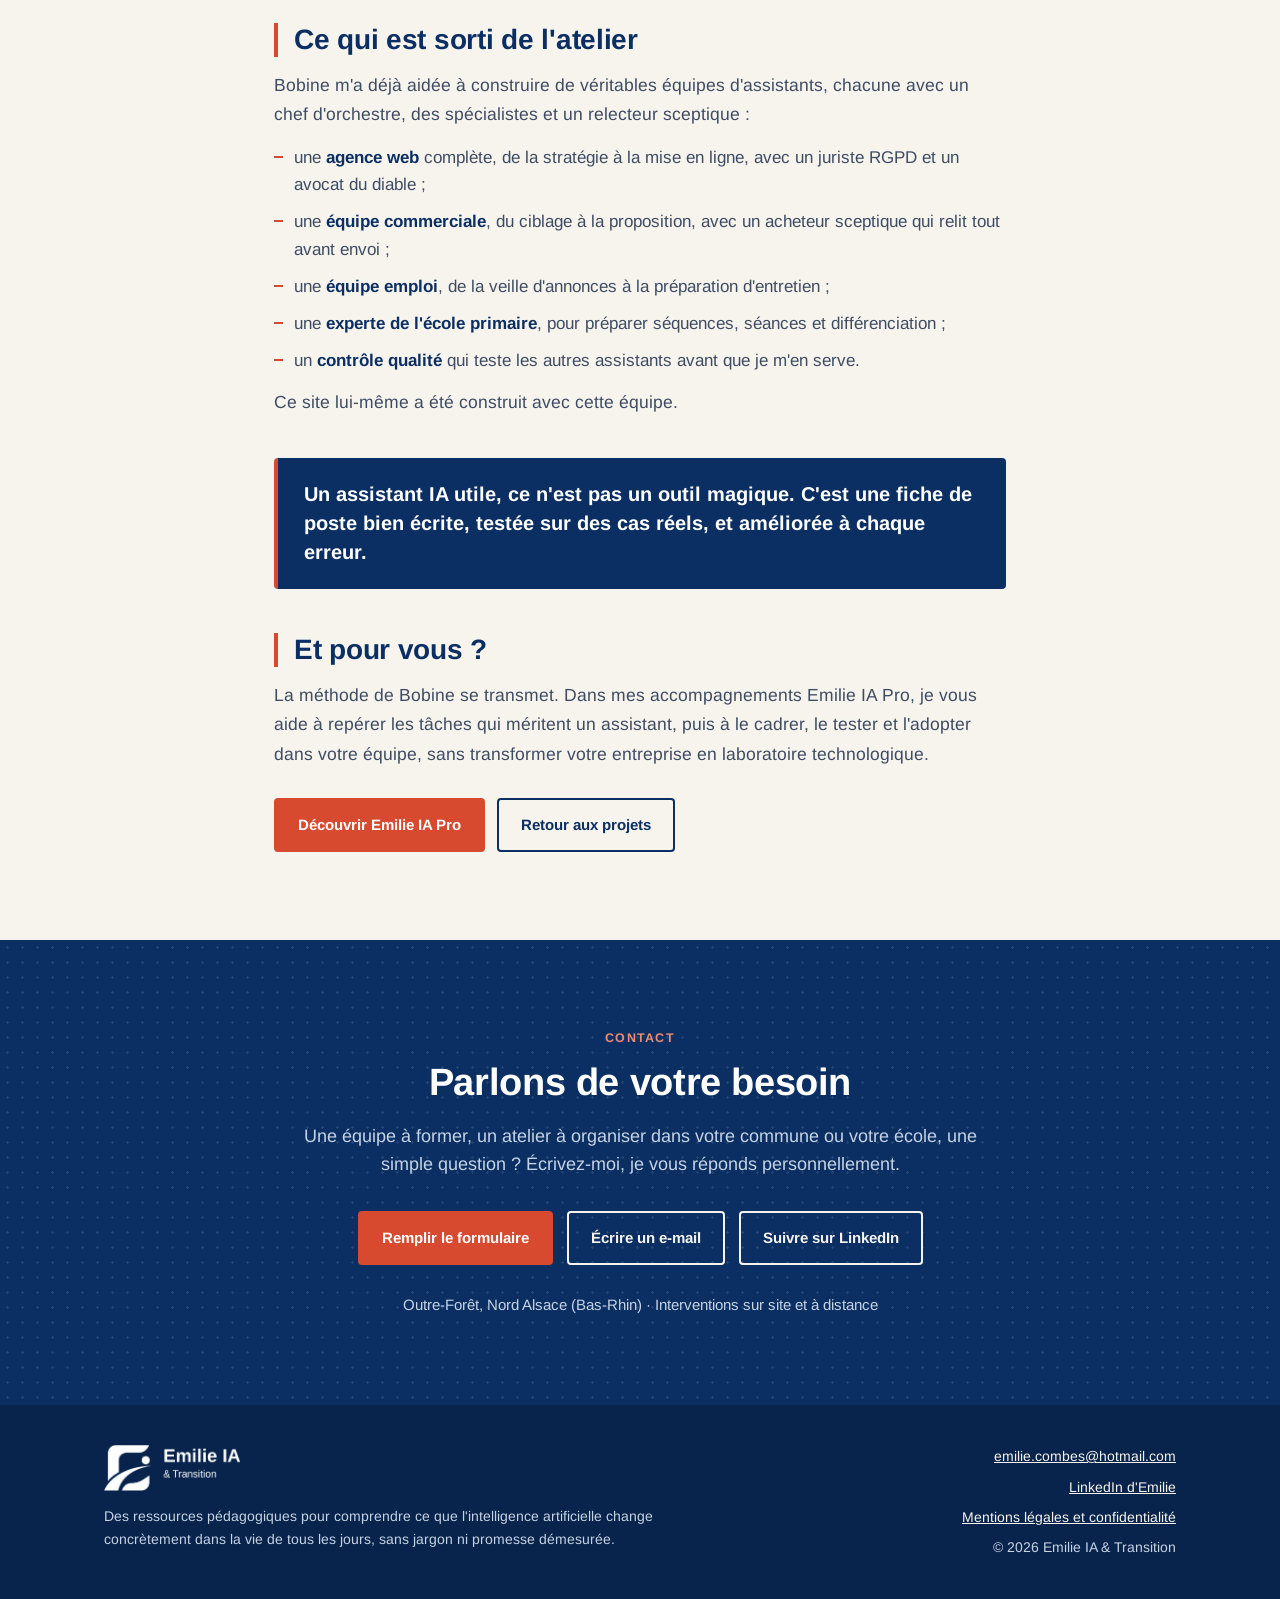
<file: bobine.html>
<!doctype html>
<html lang="fr">
<head>
  <meta charset="utf-8">
  <meta name="viewport" content="width=device-width, initial-scale=1">
  <title>Bobine, mon atelier d'assistants IA | Emilie IA &amp; Transition</title>
  <meta name="description" content="Bobine, l'atelier où Emilie IA &amp; Transition conçoit, teste et améliore des assistants IA fiables : cadrage, carnet de tests, rapport qualité.">
  <link rel="icon" type="image/png" href="assets/logo_icone.png">
  <link rel="stylesheet" href="style.css">
</head>
<body>
  <div class="progress" aria-hidden="true"><span id="progress"></span></div>

  <header class="site-header">
    <div class="wrap">
      <a class="logo" href="index.html" aria-label="Emilie IA & Transition, accueil"><img src="assets/logo_horizontal.png" alt="Emilie IA & Transition"></a>
      <button class="menu-toggle" aria-expanded="false" aria-controls="nav">Menu</button>
      <nav class="nav" id="nav">
        <a href="offres.html">Offres</a>
        <a href="ateliers.html">Ateliers</a>
        <a href="methode.html">Méthode</a>
        <a href="projets.html" aria-current="page">Projets</a>
        <a href="a-propos.html">À propos</a>
        <a class="btn" href="contact.html">Me contacter</a>
      </nav>
    </div>
  </header>

  <main>
    <section class="page-hero">
      <div class="wrap">
        <span class="eyebrow">Projets · Article</span>
        <h1>Bobine, mon atelier pour fabriquer des assistants IA fiables</h1>
        <p class="lead">Derrière mes formations, il y a un atelier. J'y conçois, je teste et j'améliore des assistants IA qui travaillent avec moi au quotidien. Son nom : Bobine.</p>
      </div>
    </section>

    <article class="section article">
      <div class="wrap">
        <figure class="article-figure">
          <img src="assets/bobine.jpg" alt="Bobine, une bobine de fil en bois souriante, avec des lunettes et une aiguille" width="256" height="256">
          <figcaption>Bobine, la mascotte de l'atelier. Une bobine, parce qu'un bon assistant se tisse fil après fil.</figcaption>
        </figure>

        <h2>Pourquoi un atelier ?</h2>
        <p>Tout le monde peut demander quelque chose à une IA. Obtenir un résultat utile du premier coup, et le même résultat demain, c'est une autre histoire. Un assistant mal cadré invente, oublie des étapes ou se déclenche au mauvais moment.</p>
        <p>J'ai donc créé un endroit où chaque assistant est fabriqué avec méthode, comme on prépare une formation : on part du besoin, on écrit, on teste, on corrige. L'IA prépare, l'humain valide.</p>

        <h2>Comment on fabrique un assistant</h2>
        <ol class="article-steps">
          <li><strong>Le cadrage.</strong> Sept questions avant d'écrire une ligne : à quoi sert l'assistant, pour qui, quand doit-il intervenir, que doit-il livrer, comment travaillerait un excellent professionnel du métier, et surtout ce qu'il ne doit jamais faire seul.</li>
          <li><strong>La fiche de poste.</strong> L'assistant reçoit une fiche claire, avec sa méthode étape par étape, ses limites et les collègues à qui il passe la main.</li>
          <li><strong>Le carnet de tests.</strong> Douze à seize situations réelles, y compris des pièges, pour vérifier qu'il se déclenche au bon moment et qu'il ne promet jamais ce qu'il ne sait pas.</li>
          <li><strong>Le rapport qualité.</strong> Chaque assistant livré a son score et son verdict : prêt, utilisable avec vigilance ou à retravailler.</li>
          <li><strong>Le journal des leçons.</strong> Chaque correction nourrit l'atelier. Le prochain assistant profite de ce que le précédent m'a appris : c'est le Kaizen appliqué à l'IA.</li>
        </ol>

        <h2>Ce qui est sorti de l'atelier</h2>
        <p>Bobine m'a déjà aidée à construire de véritables équipes d'assistants, chacune avec un chef d'orchestre, des spécialistes et un relecteur sceptique :</p>
        <ul class="article-list">
          <li>une <strong>agence web</strong> complète, de la stratégie à la mise en ligne, avec un juriste RGPD et un avocat du diable ;</li>
          <li>une <strong>équipe commerciale</strong>, du ciblage à la proposition, avec un acheteur sceptique qui relit tout avant envoi ;</li>
          <li>une <strong>équipe emploi</strong>, de la veille d'annonces à la préparation d'entretien ;</li>
          <li>une <strong>experte de l'école primaire</strong>, pour préparer séquences, séances et différenciation ;</li>
          <li>un <strong>contrôle qualité</strong> qui teste les autres assistants avant que je m'en serve.</li>
        </ul>
        <p>Ce site lui-même a été construit avec cette équipe.</p>

        <blockquote class="article-quote">Un assistant IA utile, ce n'est pas un outil magique. C'est une fiche de poste bien écrite, testée sur des cas réels, et améliorée à chaque erreur.</blockquote>

        <h2>Et pour vous ?</h2>
        <p>La méthode de Bobine se transmet. Dans mes accompagnements Emilie IA Pro, je vous aide à repérer les tâches qui méritent un assistant, puis à le cadrer, le tester et l'adopter dans votre équipe, sans transformer votre entreprise en laboratoire technologique.</p>
        <div class="article-actions">
          <a class="btn" href="offres.html">Découvrir Emilie IA Pro</a>
          <a class="btn btn-outline" href="projets.html">Retour aux projets</a>
        </div>
      </div>
    </article>

    <section class="section contact" id="contact">
      <div class="wrap">
        <span class="eyebrow">Contact</span>
        <h2>Parlons de votre besoin</h2>
        <p>Une équipe à former, un atelier à organiser dans votre commune ou votre école, une simple question ? Écrivez-moi, je vous réponds personnellement.</p>
        <div class="actions">
          <a class="btn" href="contact.html">Remplir le formulaire</a>
          <a class="btn btn-light" href="mailto:emilie.combes@hotmail.com">Écrire un e-mail</a>
          <a class="btn btn-light" href="https://www.linkedin.com/company/emilie-ia-transition/" target="_blank" rel="noopener">Suivre sur LinkedIn</a>
        </div>
        <p class="place">Outre-Forêt, Nord Alsace (Bas-Rhin) · Interventions sur site et à distance</p>
      </div>
    </section>

  </main>

  <footer class="site-footer">
    <div class="wrap">
      <div>
        <img src="assets/logo_horizontal_blanc.png" alt="Emilie IA & Transition">
        <p>Des ressources pédagogiques pour comprendre ce que l'intelligence artificielle change concrètement dans la vie de tous les jours, sans jargon ni promesse démesurée.</p>
      </div>
      <div class="links">
        <a href="mailto:emilie.combes@hotmail.com">emilie.combes@hotmail.com</a>
        <a href="https://www.linkedin.com/in/emilie-combes-francais/" target="_blank" rel="noopener">LinkedIn d'Emilie</a>
        <a href="mentions-legales.html">Mentions légales et confidentialité</a>
        <span>© 2026 Emilie IA &amp; Transition</span>
      </div>
    </div>
  </footer>

  <script>
    const bar = document.getElementById('progress');
    addEventListener('scroll', () => {
      const h = document.documentElement;
      bar.style.width = (h.scrollTop / (h.scrollHeight - h.clientHeight) * 100) + '%';
    }, { passive: true });
    const toggle = document.querySelector('.menu-toggle');
    const nav = document.getElementById('nav');
    toggle.addEventListener('click', () => {
      const open = nav.classList.toggle('open');
      toggle.setAttribute('aria-expanded', open);
    });
    nav.querySelectorAll('a').forEach(a => a.addEventListener('click', () => nav.classList.remove('open')));
  </script>
</body>
</html>
</file>
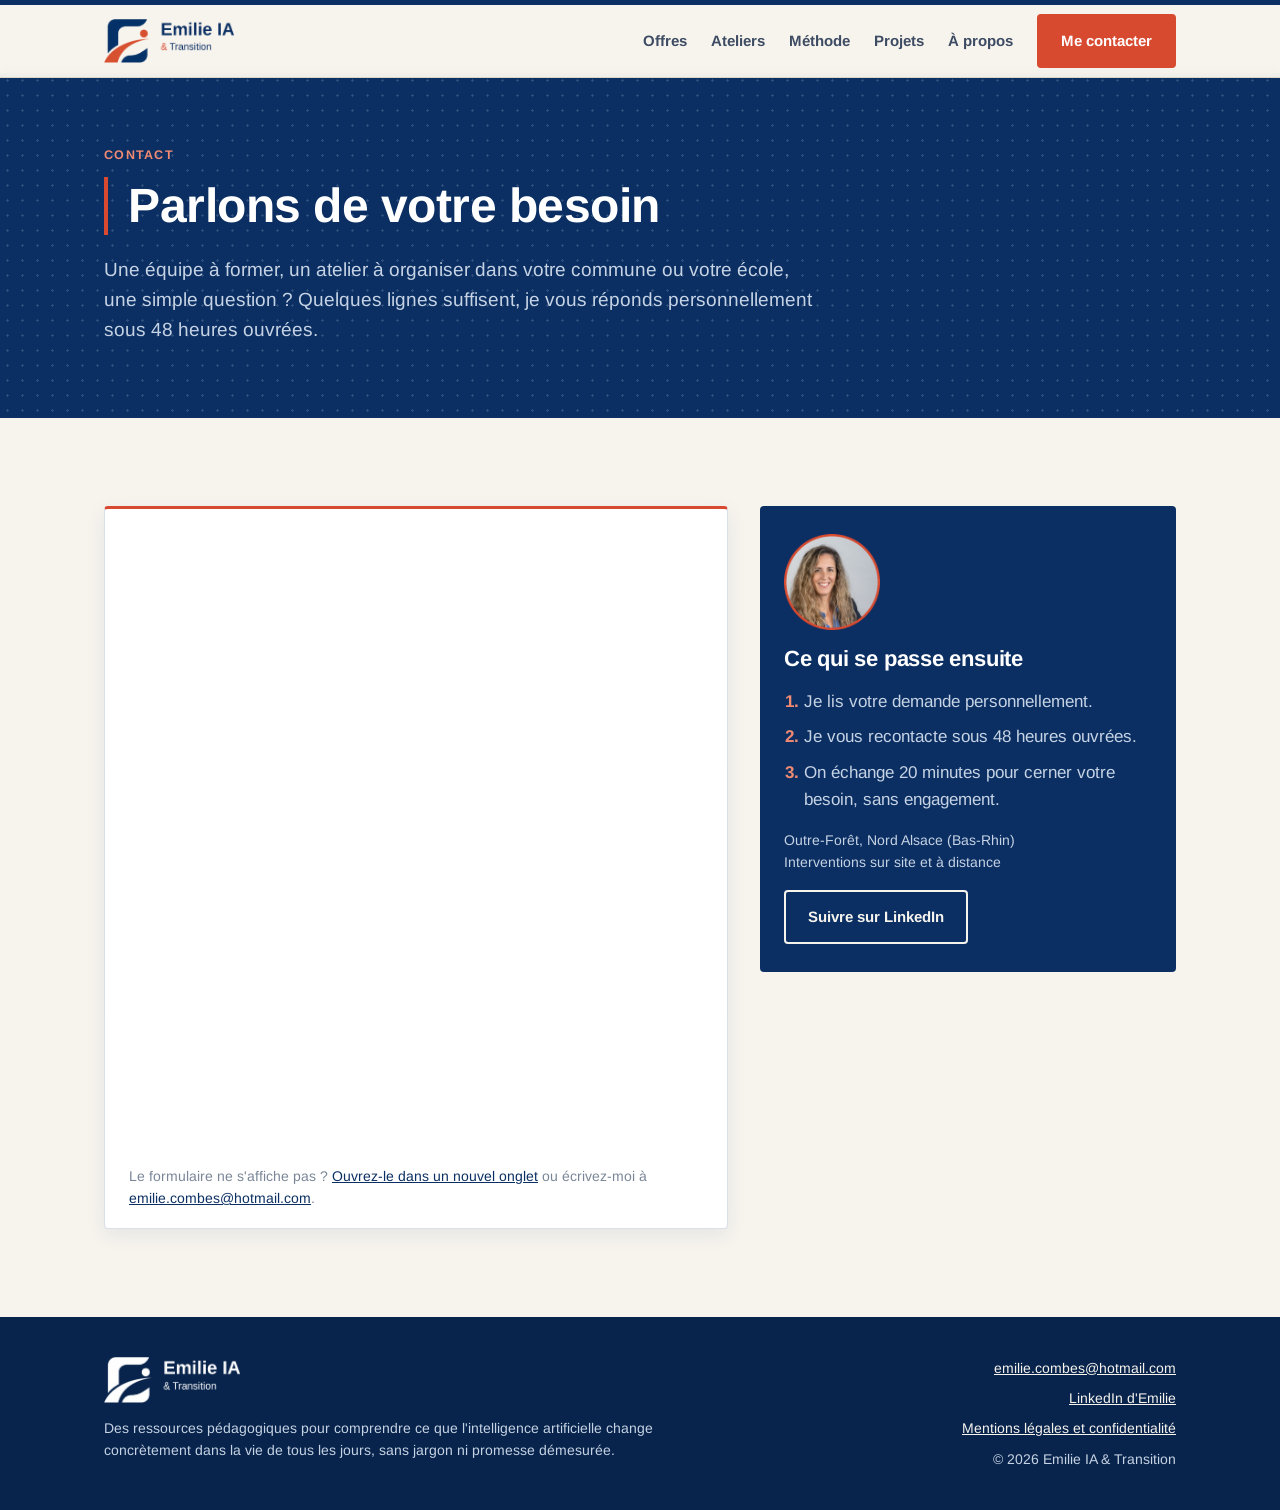
<file: contact.html>
<!doctype html>
<html lang="fr">
<head>
  <meta charset="utf-8">
  <meta name="viewport" content="width=device-width, initial-scale=1">
  <title>Contact | Emilie IA &amp; Transition</title>
  <meta name="description" content="Contactez Emilie IA &amp; Transition : formation et accompagnement IA pour les professionnels, les écoles, les familles et les seniors en Nord Alsace.">
  <link rel="icon" type="image/png" href="assets/logo_icone.png">
  <link rel="stylesheet" href="style.css">
</head>
<body>
  <div class="progress" aria-hidden="true"><span id="progress"></span></div>

  <header class="site-header">
    <div class="wrap">
      <a class="logo" href="index.html" aria-label="Emilie IA & Transition, accueil"><img src="assets/logo_horizontal.png" alt="Emilie IA & Transition"></a>
      <button class="menu-toggle" aria-expanded="false" aria-controls="nav">Menu</button>
      <nav class="nav" id="nav">
        <a href="offres.html">Offres</a>
        <a href="ateliers.html">Ateliers</a>
        <a href="methode.html">Méthode</a>
        <a href="projets.html">Projets</a>
        <a href="a-propos.html">À propos</a>
        <a class="btn" href="contact.html" aria-current="page">Me contacter</a>
      </nav>
    </div>
  </header>

  <main>
    <section class="page-hero">
      <div class="wrap">
        <span class="eyebrow">Contact</span>
        <h1>Parlons de votre besoin</h1>
        <p class="lead">Une équipe à former, un atelier à organiser dans votre commune ou votre école, une simple question ? Quelques lignes suffisent, je vous réponds personnellement sous 48 heures ouvrées.</p>
      </div>
    </section>

    <section class="section">
      <div class="wrap contact-layout">
        <div class="form-card">
          <iframe data-tally-src="https://tally.so/embed/KY7z2z?alignLeft=1&amp;hideTitle=1&amp;transparentBackground=1&amp;dynamicHeight=1" loading="lazy" width="100%" height="620" frameborder="0" marginheight="0" marginwidth="0" title="Formulaire de contact Emilie IA &amp; Transition"></iframe>
          <p class="form-fallback">Le formulaire ne s'affiche pas ? <a href="https://tally.so/r/KY7z2z" target="_blank" rel="noopener">Ouvrez-le dans un nouvel onglet</a> ou écrivez-moi à <a href="mailto:emilie.combes@hotmail.com">emilie.combes@hotmail.com</a>.</p>
        </div>
        <aside class="contact-aside">
          <img src="assets/avatar-emilie.png" alt="Emilie, souriante" width="110" height="110">
          <h2>Ce qui se passe ensuite</h2>
          <ol>
            <li>Je lis votre demande personnellement.</li>
            <li>Je vous recontacte sous 48 heures ouvrées.</li>
            <li>On échange 20 minutes pour cerner votre besoin, sans engagement.</li>
          </ol>
          <p class="aside-place">Outre-Forêt, Nord Alsace (Bas-Rhin)<br>Interventions sur site et à distance</p>
          <a class="btn btn-outline" href="https://www.linkedin.com/company/emilie-ia-transition/" target="_blank" rel="noopener">Suivre sur LinkedIn</a>
        </aside>
      </div>
    </section>
  </main>

  <footer class="site-footer">
    <div class="wrap">
      <div>
        <img src="assets/logo_horizontal_blanc.png" alt="Emilie IA & Transition">
        <p>Des ressources pédagogiques pour comprendre ce que l'intelligence artificielle change concrètement dans la vie de tous les jours, sans jargon ni promesse démesurée.</p>
      </div>
      <div class="links">
        <a href="mailto:emilie.combes@hotmail.com">emilie.combes@hotmail.com</a>
        <a href="https://www.linkedin.com/in/emilie-combes-francais/" target="_blank" rel="noopener">LinkedIn d'Emilie</a>
        <a href="mentions-legales.html">Mentions légales et confidentialité</a>
        <span>© 2026 Emilie IA &amp; Transition</span>
      </div>
    </div>
  </footer>

  <script>
    const bar = document.getElementById('progress');
    addEventListener('scroll', () => {
      const h = document.documentElement;
      bar.style.width = (h.scrollTop / (h.scrollHeight - h.clientHeight) * 100) + '%';
    }, { passive: true });
    const toggle = document.querySelector('.menu-toggle');
    const nav = document.getElementById('nav');
    toggle.addEventListener('click', () => {
      const open = nav.classList.toggle('open');
      toggle.setAttribute('aria-expanded', open);
    });
    nav.querySelectorAll('a').forEach(a => a.addEventListener('click', () => nav.classList.remove('open')));
  </script>
  <script async src="https://tally.so/widgets/embed.js" onload="Tally.loadEmbeds()"></script>
  <script>document.querySelectorAll("iframe[data-tally-src]").forEach(function(f){ if(!f.src) setTimeout(function(){ if(!f.src) f.src=f.dataset.tallySrc; }, 1500); });</script>
</body>
</html>
</file>
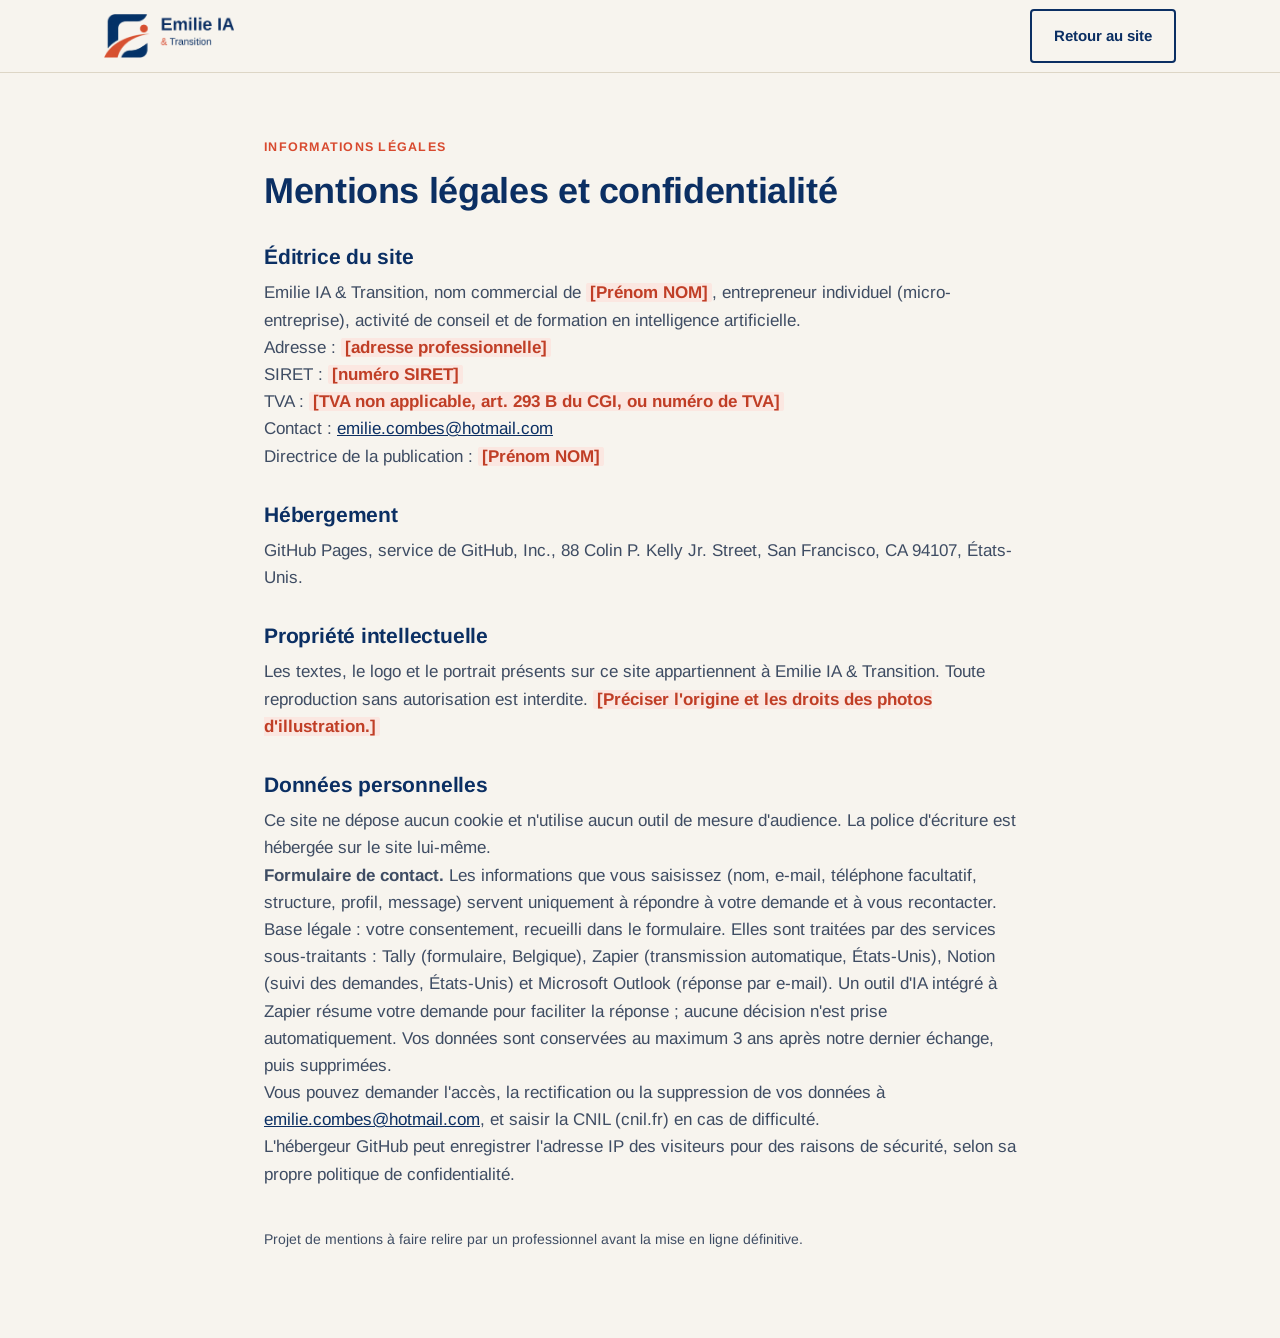
<file: mentions-legales.html>
<!doctype html>
<html lang="fr">
<head>
  <meta charset="utf-8">
  <meta name="viewport" content="width=device-width, initial-scale=1">
  <title>Mentions légales | Emilie IA &amp; Transition</title>
  <meta name="robots" content="noindex">
  <link rel="icon" type="image/png" href="assets/logo_icone.png">
  <link rel="stylesheet" href="style.css">
</head>
<body>
  <header class="site-header" style="top:0">
    <div class="wrap">
      <a class="logo" href="index.html"><img src="assets/logo_horizontal.png" alt="Emilie IA & Transition, retour à l'accueil"></a>
      <a class="btn btn-outline" href="index.html">Retour au site</a>
    </div>
  </header>

  <main class="legal">
    <div class="wrap">
      <span class="eyebrow">Informations légales</span>
      <h1>Mentions légales et confidentialité</h1>

      <h2>Éditrice du site</h2>
      <p>Emilie IA &amp; Transition, nom commercial de <span class="todo">[Prénom NOM]</span>, entrepreneur individuel (micro-entreprise), activité de conseil et de formation en intelligence artificielle.<br>
      Adresse : <span class="todo">[adresse professionnelle]</span><br>
      SIRET : <span class="todo">[numéro SIRET]</span><br>
      TVA : <span class="todo">[TVA non applicable, art. 293 B du CGI, ou numéro de TVA]</span><br>
      Contact : <a href="mailto:emilie.combes@hotmail.com">emilie.combes@hotmail.com</a><br>
      Directrice de la publication : <span class="todo">[Prénom NOM]</span></p>

      <h2>Hébergement</h2>
      <p>GitHub Pages, service de GitHub, Inc., 88 Colin P. Kelly Jr. Street, San Francisco, CA 94107, États-Unis.</p>

      <h2>Propriété intellectuelle</h2>
      <p>Les textes, le logo et le portrait présents sur ce site appartiennent à Emilie IA &amp; Transition. Toute reproduction sans autorisation est interdite. <span class="todo">[Préciser l'origine et les droits des photos d'illustration.]</span></p>

      <h2>Données personnelles</h2>
      <p>Ce site ne dépose aucun cookie et n'utilise aucun outil de mesure d'audience. La police d'écriture est hébergée sur le site lui-même.</p>
      <p><strong>Formulaire de contact.</strong> Les informations que vous saisissez (nom, e-mail, téléphone facultatif, structure, profil, message) servent uniquement à répondre à votre demande et à vous recontacter. Base légale : votre consentement, recueilli dans le formulaire. Elles sont traitées par des services sous-traitants : Tally (formulaire, Belgique), Zapier (transmission automatique, États-Unis), Notion (suivi des demandes, États-Unis) et Microsoft Outlook (réponse par e-mail). Un outil d'IA intégré à Zapier résume votre demande pour faciliter la réponse ; aucune décision n'est prise automatiquement. Vos données sont conservées au maximum 3 ans après notre dernier échange, puis supprimées.</p>
      <p>Vous pouvez demander l'accès, la rectification ou la suppression de vos données à <a href="mailto:emilie.combes@hotmail.com">emilie.combes@hotmail.com</a>, et saisir la CNIL (cnil.fr) en cas de difficulté.</p>
      <p>L'hébergeur GitHub peut enregistrer l'adresse IP des visiteurs pour des raisons de sécurité, selon sa propre politique de confidentialité.</p>

      <p style="margin-top:40px;font-size:14px">Projet de mentions à faire relire par un professionnel avant la mise en ligne définitive.</p>
    </div>
  </main>
</body>
</html>
</file>
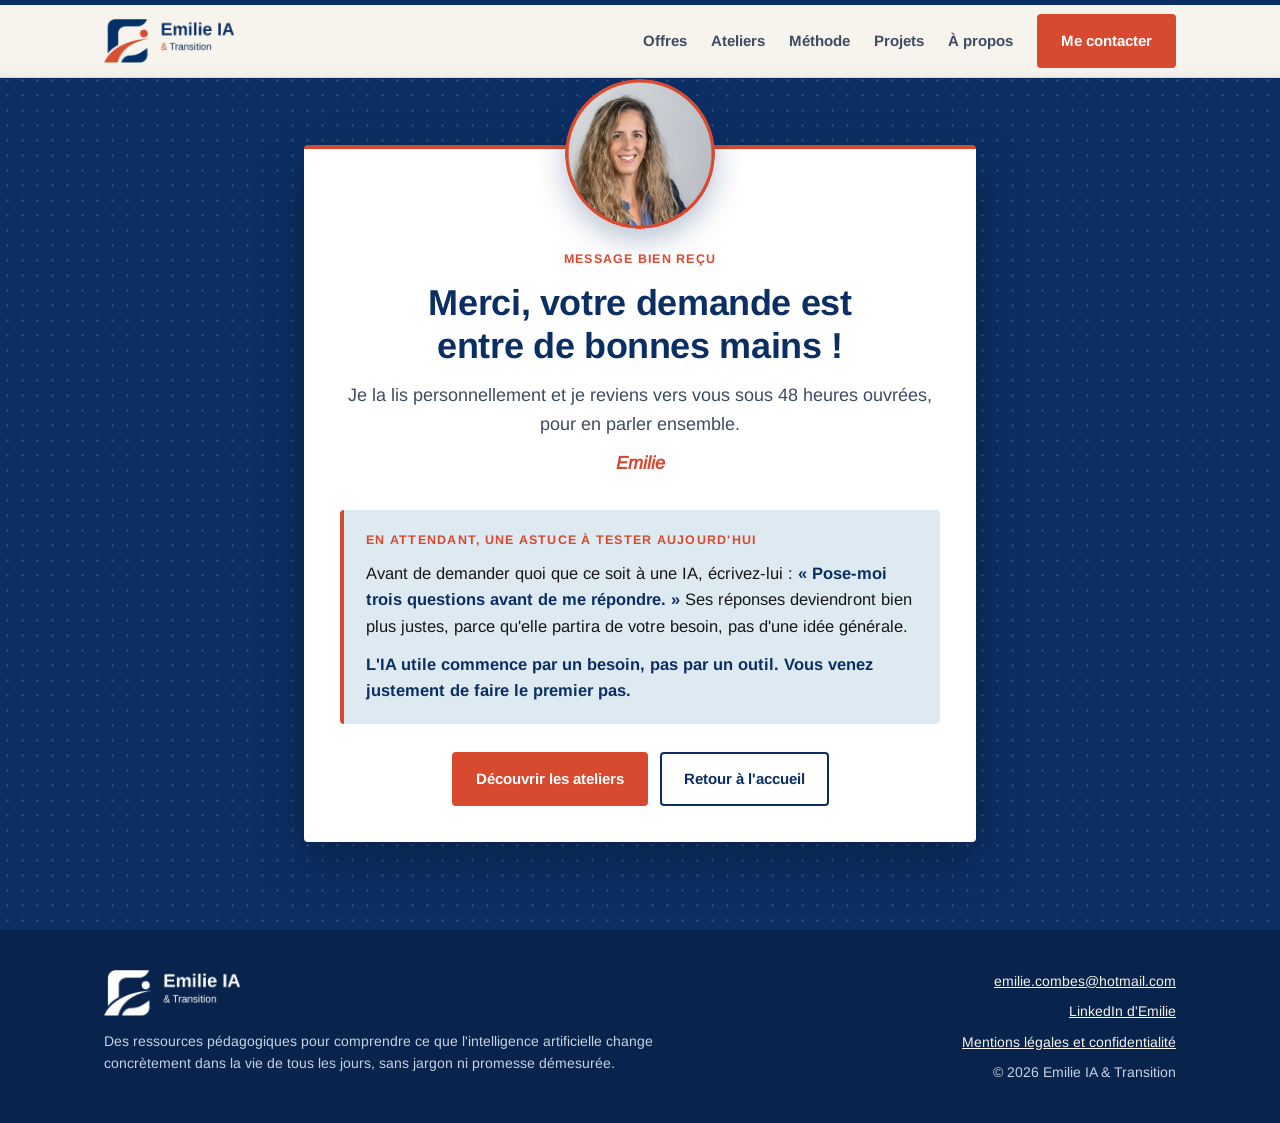
<file: merci.html>
<!doctype html>
<html lang="fr">
<head>
  <meta charset="utf-8">
  <meta name="viewport" content="width=device-width, initial-scale=1">
  <title>Merci | Emilie IA &amp; Transition</title>
  <meta name="description" content="Merci pour votre message.">
  <meta name="robots" content="noindex">
  <link rel="icon" type="image/png" href="assets/logo_icone.png">
  <link rel="stylesheet" href="style.css">
</head>
<body>
  <div class="progress" aria-hidden="true"><span id="progress"></span></div>

  <header class="site-header">
    <div class="wrap">
      <a class="logo" href="index.html" aria-label="Emilie IA & Transition, accueil"><img src="assets/logo_horizontal.png" alt="Emilie IA & Transition"></a>
      <button class="menu-toggle" aria-expanded="false" aria-controls="nav">Menu</button>
      <nav class="nav" id="nav">
        <a href="offres.html">Offres</a>
        <a href="ateliers.html">Ateliers</a>
        <a href="methode.html">Méthode</a>
        <a href="projets.html">Projets</a>
        <a href="a-propos.html">À propos</a>
        <a class="btn" href="index.html#contact">Me contacter</a>
      </nav>
    </div>
  </header>

  <main>
    <section class="thanks">
      <div class="wrap">
        <div class="thanks-card">
          <img class="thanks-avatar" src="assets/avatar-emilie.png" alt="Emilie, souriante" width="160" height="160">
          <span class="eyebrow">Message bien reçu</span>
          <h1>Merci, votre demande est entre de bonnes mains !</h1>
          <p class="lead">Je la lis personnellement et je reviens vers vous sous 48 heures ouvrées, pour en parler ensemble.</p>
          <p class="sign">Emilie</p>

          <div class="tip">
            <span class="tip-label">En attendant, une astuce à tester aujourd'hui</span>
            <p>Avant de demander quoi que ce soit à une IA, écrivez-lui : <strong>« Pose-moi trois questions avant de me répondre. »</strong> Ses réponses deviendront bien plus justes, parce qu'elle partira de votre besoin, pas d'une idée générale.</p>
            <p class="tip-moral">L'IA utile commence par un besoin, pas par un outil. Vous venez justement de faire le premier pas.</p>
          </div>

          <div class="actions">
            <a class="btn" href="ateliers.html">Découvrir les ateliers</a>
            <a class="btn btn-outline" href="index.html">Retour à l'accueil</a>
          </div>
        </div>
      </div>
    </section>
  </main>

  <footer class="site-footer">
    <div class="wrap">
      <div>
        <img src="assets/logo_horizontal_blanc.png" alt="Emilie IA & Transition">
        <p>Des ressources pédagogiques pour comprendre ce que l'intelligence artificielle change concrètement dans la vie de tous les jours, sans jargon ni promesse démesurée.</p>
      </div>
      <div class="links">
        <a href="mailto:emilie.combes@hotmail.com">emilie.combes@hotmail.com</a>
        <a href="https://www.linkedin.com/in/emilie-combes-francais/" target="_blank" rel="noopener">LinkedIn d'Emilie</a>
        <a href="mentions-legales.html">Mentions légales et confidentialité</a>
        <span>© 2026 Emilie IA &amp; Transition</span>
      </div>
    </div>
  </footer>

  <script>
    const bar = document.getElementById('progress');
    addEventListener('scroll', () => {
      const h = document.documentElement;
      bar.style.width = (h.scrollTop / (h.scrollHeight - h.clientHeight) * 100) + '%';
    }, { passive: true });
    const toggle = document.querySelector('.menu-toggle');
    const nav = document.getElementById('nav');
    toggle.addEventListener('click', () => {
      const open = nav.classList.toggle('open');
      toggle.setAttribute('aria-expanded', open);
    });
    nav.querySelectorAll('a').forEach(a => a.addEventListener('click', () => nav.classList.remove('open')));
  </script>
</body>
</html>
</file>
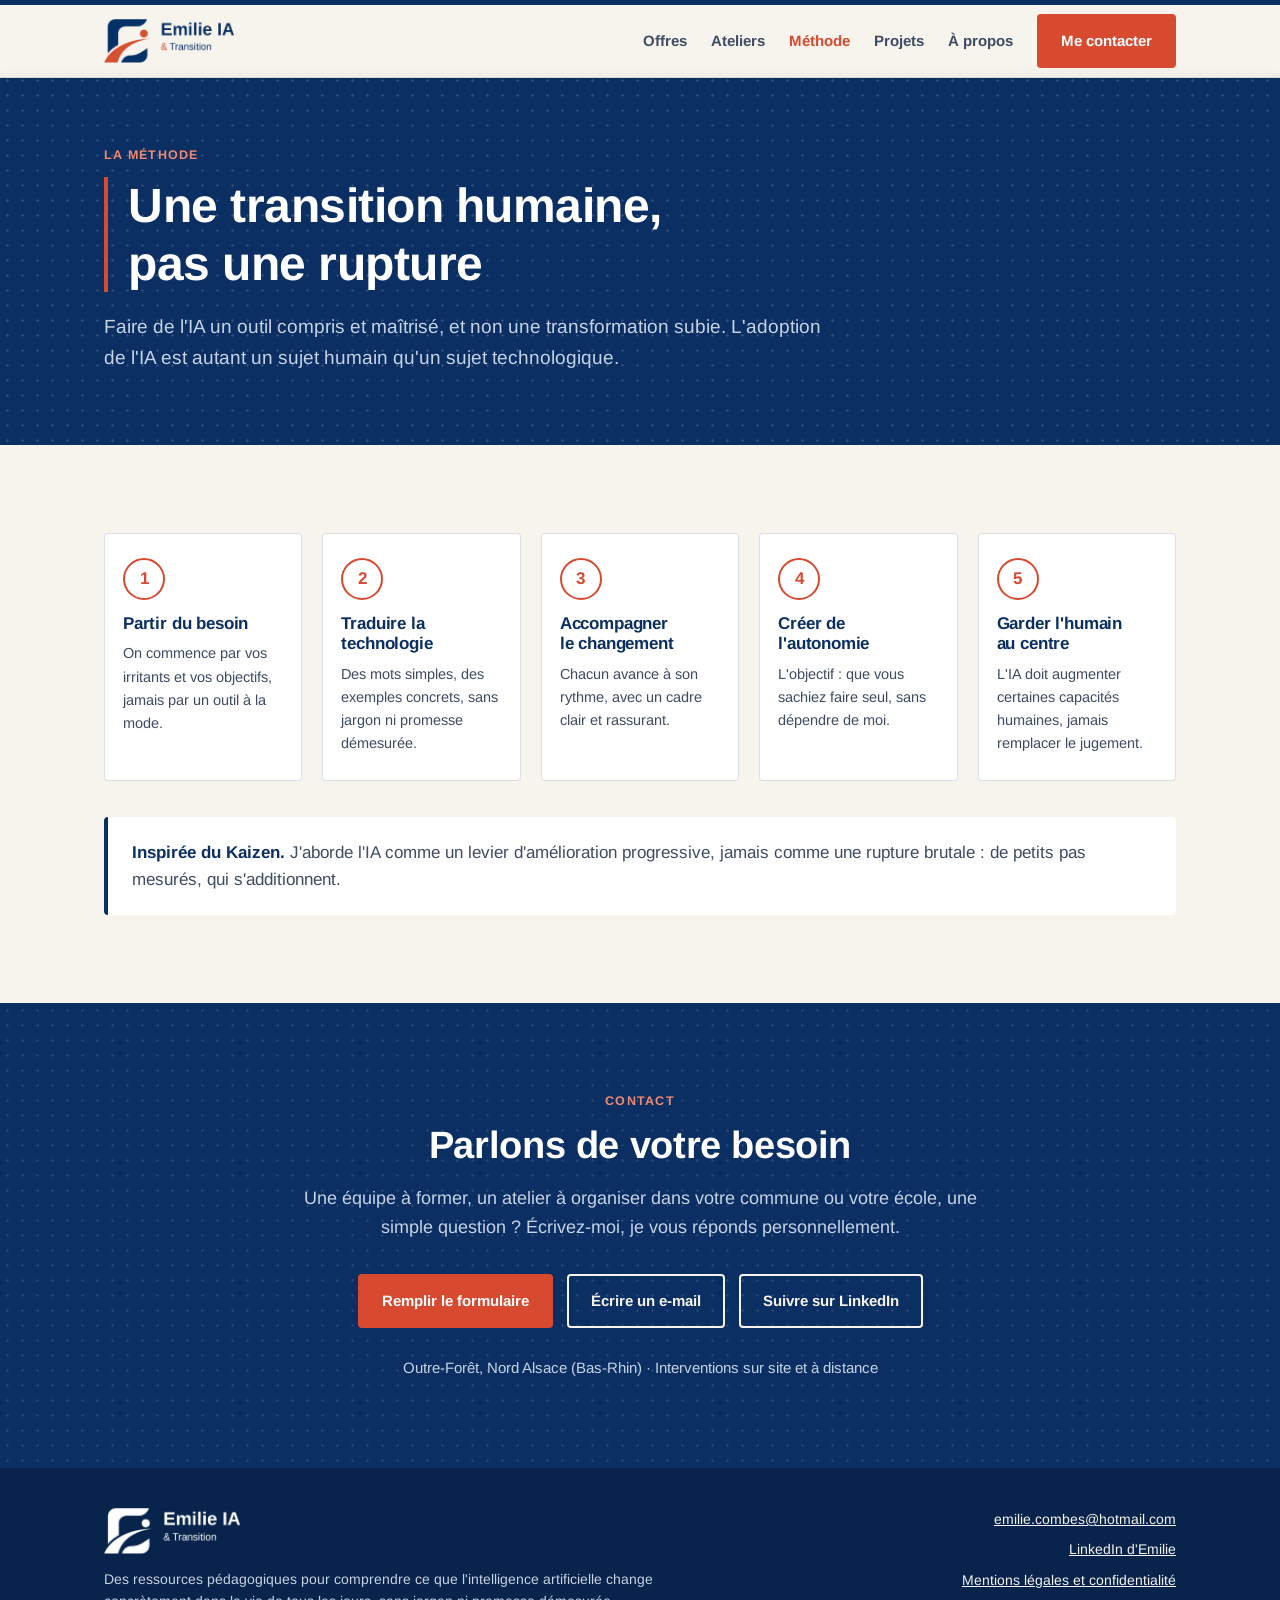
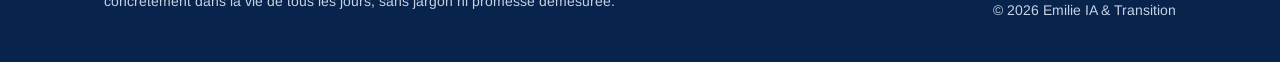
<file: methode.html>
<!doctype html>
<html lang="fr">
<head>
  <meta charset="utf-8">
  <meta name="viewport" content="width=device-width, initial-scale=1">
  <title>La méthode | Emilie IA &amp; Transition</title>
  <meta name="description" content="Une transition humaine, pas une rupture : la méthode Emilie IA & Transition, inspirée du Kaizen.">
  <link rel="icon" type="image/png" href="assets/logo_icone.png">
  <link rel="stylesheet" href="style.css">
</head>
<body>
  <div class="progress" aria-hidden="true"><span id="progress"></span></div>

  <header class="site-header">
    <div class="wrap">
      <a class="logo" href="index.html" aria-label="Emilie IA & Transition, accueil"><img src="assets/logo_horizontal.png" alt="Emilie IA & Transition"></a>
      <button class="menu-toggle" aria-expanded="false" aria-controls="nav">Menu</button>
      <nav class="nav" id="nav">
        <a href="offres.html">Offres</a>
        <a href="ateliers.html">Ateliers</a>
        <a href="methode.html" aria-current="page">Méthode</a>
        <a href="projets.html">Projets</a>
        <a href="a-propos.html">À propos</a>
        <a class="btn" href="contact.html">Me contacter</a>
      </nav>
    </div>
  </header>

  <main>
    <section class="page-hero">
      <div class="wrap">
        <span class="eyebrow">La méthode</span>
        <h1>Une transition humaine, pas une rupture</h1>
        <p class="lead">Faire de l'IA un outil compris et maîtrisé, et non une transformation subie. L'adoption de l'IA est autant un sujet humain qu'un sujet technologique.</p>
      </div>
    </section>

    <section class="section" id="methode">
      <div class="wrap">

        <div class="steps">
          <div class="step"><h3>Partir du besoin</h3><p>On commence par vos irritants et vos objectifs, jamais par un outil à la mode.</p></div>
          <div class="step"><h3>Traduire la technologie</h3><p>Des mots simples, des exemples concrets, sans jargon ni promesse démesurée.</p></div>
          <div class="step"><h3>Accompagner le changement</h3><p>Chacun avance à son rythme, avec un cadre clair et rassurant.</p></div>
          <div class="step"><h3>Créer de l'autonomie</h3><p>L'objectif : que vous sachiez faire seul, sans dépendre de moi.</p></div>
          <div class="step"><h3>Garder l'humain au centre</h3><p>L'IA doit augmenter certaines capacités humaines, jamais remplacer le jugement.</p></div>
        </div>

        <p class="kaizen"><strong>Inspirée du Kaizen.</strong> J'aborde l'IA comme un levier d'amélioration progressive, jamais comme une rupture brutale : de petits pas mesurés, qui s'additionnent.</p>
      </div>
    </section>

    <section class="section contact" id="contact">
      <div class="wrap">
        <span class="eyebrow">Contact</span>
        <h2>Parlons de votre besoin</h2>
        <p>Une équipe à former, un atelier à organiser dans votre commune ou votre école, une simple question ? Écrivez-moi, je vous réponds personnellement.</p>
        <div class="actions">
          <a class="btn" href="contact.html">Remplir le formulaire</a>
          <a class="btn btn-light" href="mailto:emilie.combes@hotmail.com">Écrire un e-mail</a>
          <a class="btn btn-light" href="https://www.linkedin.com/company/emilie-ia-transition/" target="_blank" rel="noopener">Suivre sur LinkedIn</a>
        </div>
        <p class="place">Outre-Forêt, Nord Alsace (Bas-Rhin) · Interventions sur site et à distance</p>
      </div>
    </section>

  </main>

  <footer class="site-footer">
    <div class="wrap">
      <div>
        <img src="assets/logo_horizontal_blanc.png" alt="Emilie IA & Transition">
        <p>Des ressources pédagogiques pour comprendre ce que l'intelligence artificielle change concrètement dans la vie de tous les jours, sans jargon ni promesse démesurée.</p>
      </div>
      <div class="links">
        <a href="mailto:emilie.combes@hotmail.com">emilie.combes@hotmail.com</a>
        <a href="https://www.linkedin.com/in/emilie-combes-francais/" target="_blank" rel="noopener">LinkedIn d'Emilie</a>
        <a href="mentions-legales.html">Mentions légales et confidentialité</a>
        <span>© 2026 Emilie IA &amp; Transition</span>
      </div>
    </div>
  </footer>

  <script>
    const bar = document.getElementById('progress');
    addEventListener('scroll', () => {
      const h = document.documentElement;
      bar.style.width = (h.scrollTop / (h.scrollHeight - h.clientHeight) * 100) + '%';
    }, { passive: true });
    const toggle = document.querySelector('.menu-toggle');
    const nav = document.getElementById('nav');
    toggle.addEventListener('click', () => {
      const open = nav.classList.toggle('open');
      toggle.setAttribute('aria-expanded', open);
    });
    nav.querySelectorAll('a').forEach(a => a.addEventListener('click', () => nav.classList.remove('open')));
  </script>
</body>
</html>
</file>
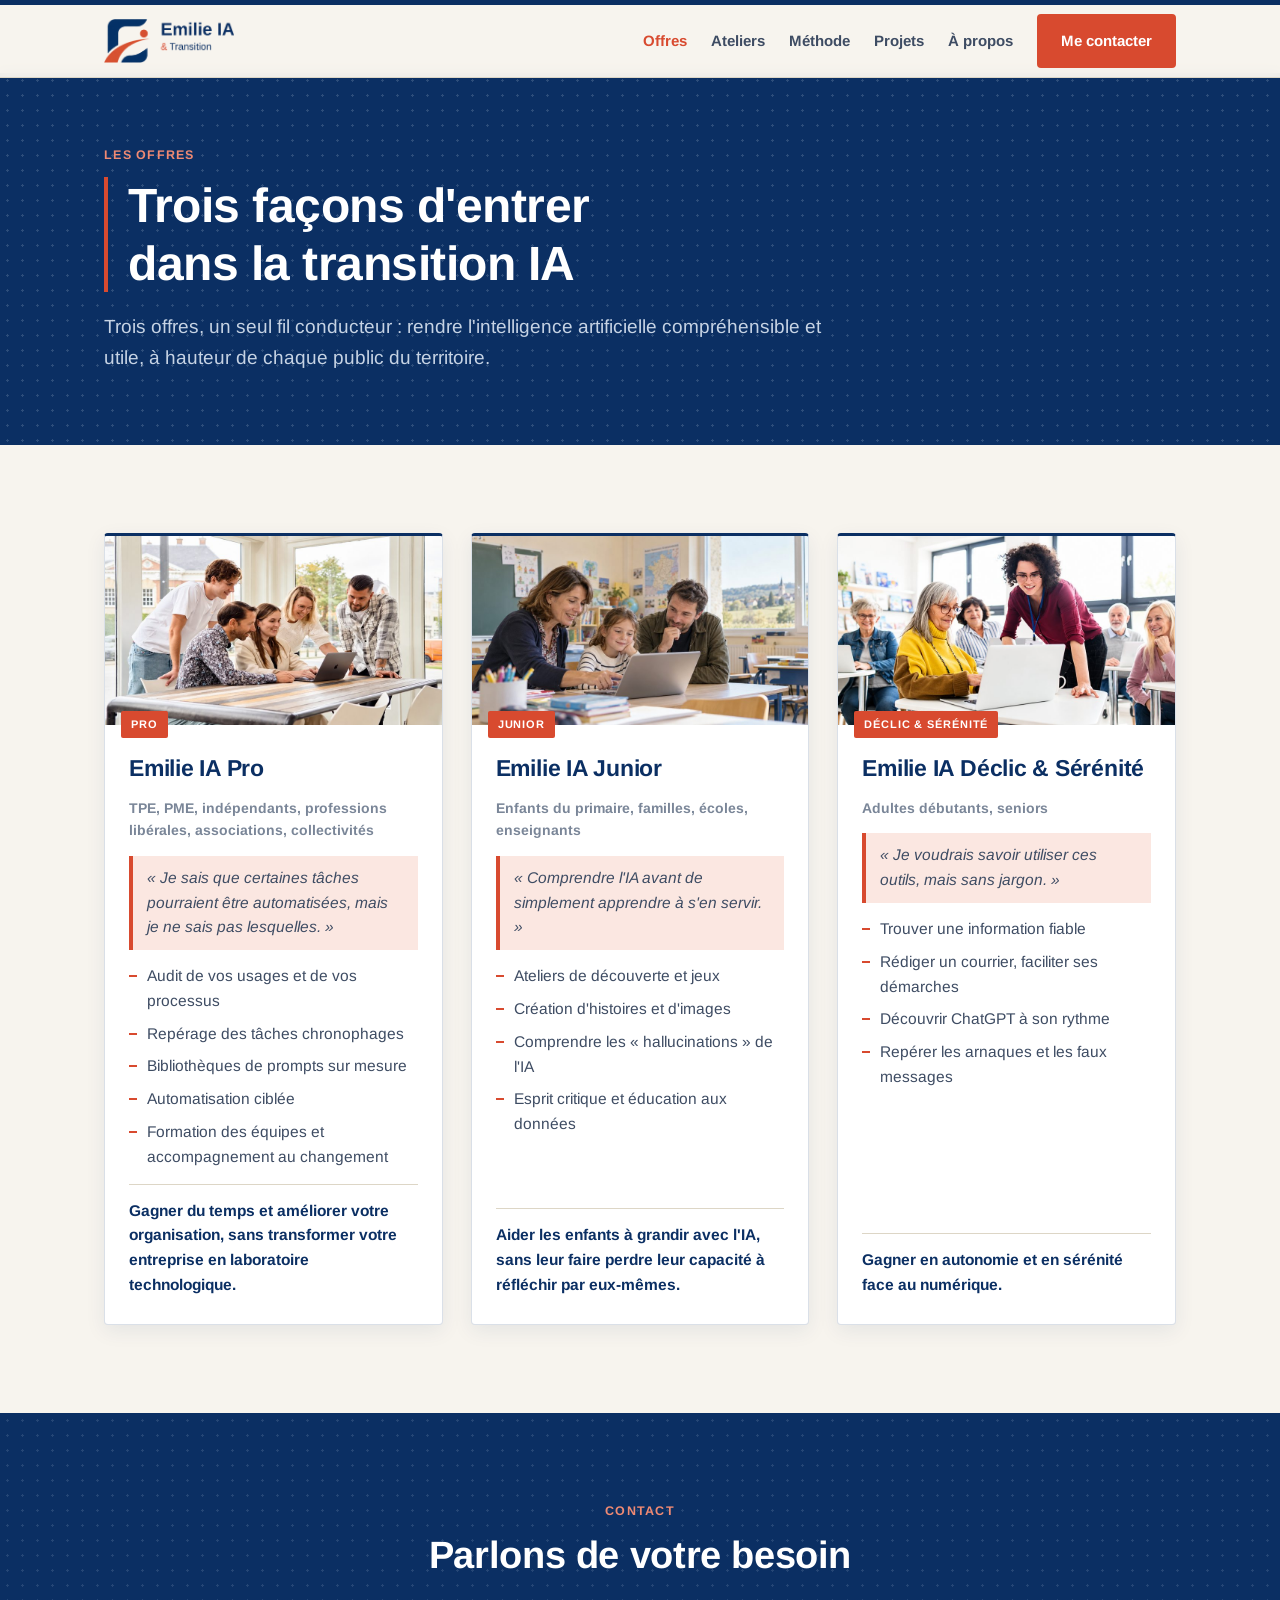
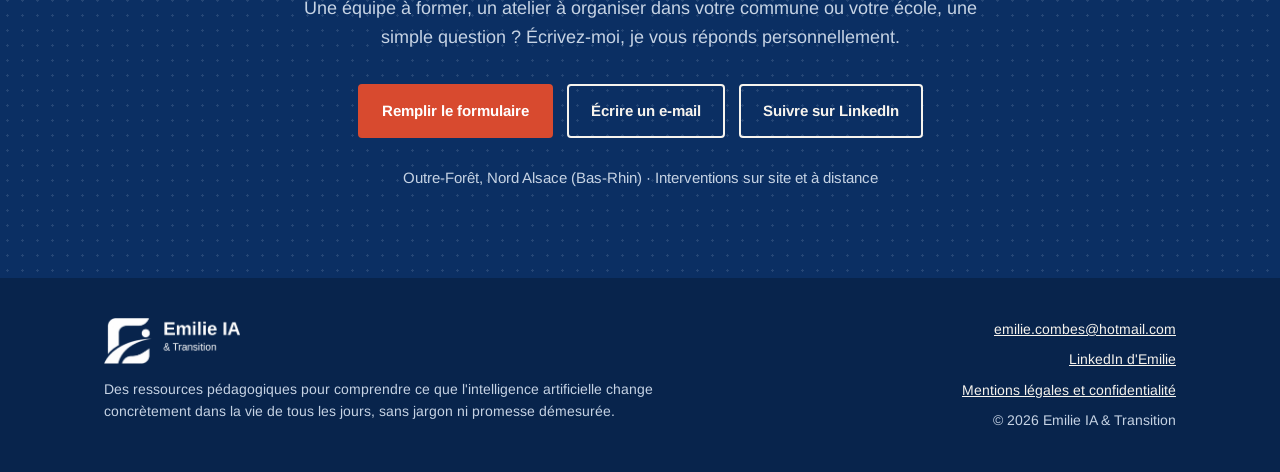
<file: offres.html>
<!doctype html>
<html lang="fr">
<head>
  <meta charset="utf-8">
  <meta name="viewport" content="width=device-width, initial-scale=1">
  <title>Les offres | Emilie IA &amp; Transition</title>
  <meta name="description" content="Emilie IA Pro, Junior et Déclic & Sérénité : trois façons d'entrer dans la transition IA.">
  <link rel="icon" type="image/png" href="assets/logo_icone.png">
  <link rel="stylesheet" href="style.css">
</head>
<body>
  <div class="progress" aria-hidden="true"><span id="progress"></span></div>

  <header class="site-header">
    <div class="wrap">
      <a class="logo" href="index.html" aria-label="Emilie IA & Transition, accueil"><img src="assets/logo_horizontal.png" alt="Emilie IA & Transition"></a>
      <button class="menu-toggle" aria-expanded="false" aria-controls="nav">Menu</button>
      <nav class="nav" id="nav">
        <a href="offres.html" aria-current="page">Offres</a>
        <a href="ateliers.html">Ateliers</a>
        <a href="methode.html">Méthode</a>
        <a href="projets.html">Projets</a>
        <a href="a-propos.html">À propos</a>
        <a class="btn" href="contact.html">Me contacter</a>
      </nav>
    </div>
  </header>

  <main>
    <section class="page-hero">
      <div class="wrap">
        <span class="eyebrow">Les offres</span>
        <h1>Trois façons d'entrer dans la transition IA</h1>
        <p class="lead">Trois offres, un seul fil conducteur : rendre l'intelligence artificielle compréhensible et utile, à hauteur de chaque public du territoire.</p>
      </div>
    </section>

    <section class="section" id="offres">
      <div class="wrap">

        <div class="offers">
          <article class="offer">
            <div class="photo"><img src="assets/panel-pro.jpg" alt="Petite équipe de professionnels réunie autour d'un ordinateur portable" loading="lazy"><span class="tag">Pro</span></div>
            <div class="body">
              <h3>Emilie IA Pro</h3>
              <p class="who">TPE, PME, indépendants, professions libérales, associations, collectivités</p>
              <blockquote>« Je sais que certaines tâches pourraient être automatisées, mais je ne sais pas lesquelles. »</blockquote>
              <ul>
                <li>Audit de vos usages et de vos processus</li>
                <li>Repérage des tâches chronophages</li>
                <li>Bibliothèques de prompts sur mesure</li>
                <li>Automatisation ciblée</li>
                <li>Formation des équipes et accompagnement au changement</li>
              </ul>
              <p class="promise">Gagner du temps et améliorer votre organisation, sans transformer votre entreprise en laboratoire technologique.</p>
            </div>
          </article>

          <article class="offer">
            <div class="photo"><img src="assets/panel-junior.jpg" alt="Une enseignante, une petite fille et son père devant un ordinateur portable en classe" loading="lazy"><span class="tag">Junior</span></div>
            <div class="body">
              <h3>Emilie IA Junior</h3>
              <p class="who">Enfants du primaire, familles, écoles, enseignants</p>
              <blockquote>« Comprendre l'IA avant de simplement apprendre à s'en servir. »</blockquote>
              <ul>
                <li>Ateliers de découverte et jeux</li>
                <li>Création d'histoires et d'images</li>
                <li>Comprendre les « hallucinations » de l'IA</li>
                <li>Esprit critique et éducation aux données</li>
              </ul>
              <p class="promise">Aider les enfants à grandir avec l'IA, sans leur faire perdre leur capacité à réfléchir par eux-mêmes.</p>
            </div>
          </article>

          <article class="offer">
            <div class="photo"><img src="assets/panel-declic.jpg" alt="Une animatrice aide des seniors à utiliser un ordinateur portable" loading="lazy"><span class="tag">Déclic &amp; Sérénité</span></div>
            <div class="body">
              <h3>Emilie IA Déclic &amp; Sérénité</h3>
              <p class="who">Adultes débutants, seniors</p>
              <blockquote>« Je voudrais savoir utiliser ces outils, mais sans jargon. »</blockquote>
              <ul>
                <li>Trouver une information fiable</li>
                <li>Rédiger un courrier, faciliter ses démarches</li>
                <li>Découvrir ChatGPT à son rythme</li>
                <li>Repérer les arnaques et les faux messages</li>
              </ul>
              <p class="promise">Gagner en autonomie et en sérénité face au numérique.</p>
            </div>
          </article>
        </div>
      </div>
    </section>

    <section class="section contact" id="contact">
      <div class="wrap">
        <span class="eyebrow">Contact</span>
        <h2>Parlons de votre besoin</h2>
        <p>Une équipe à former, un atelier à organiser dans votre commune ou votre école, une simple question ? Écrivez-moi, je vous réponds personnellement.</p>
        <div class="actions">
          <a class="btn" href="contact.html">Remplir le formulaire</a>
          <a class="btn btn-light" href="mailto:emilie.combes@hotmail.com">Écrire un e-mail</a>
          <a class="btn btn-light" href="https://www.linkedin.com/company/emilie-ia-transition/" target="_blank" rel="noopener">Suivre sur LinkedIn</a>
        </div>
        <p class="place">Outre-Forêt, Nord Alsace (Bas-Rhin) · Interventions sur site et à distance</p>
      </div>
    </section>

  </main>

  <footer class="site-footer">
    <div class="wrap">
      <div>
        <img src="assets/logo_horizontal_blanc.png" alt="Emilie IA & Transition">
        <p>Des ressources pédagogiques pour comprendre ce que l'intelligence artificielle change concrètement dans la vie de tous les jours, sans jargon ni promesse démesurée.</p>
      </div>
      <div class="links">
        <a href="mailto:emilie.combes@hotmail.com">emilie.combes@hotmail.com</a>
        <a href="https://www.linkedin.com/in/emilie-combes-francais/" target="_blank" rel="noopener">LinkedIn d'Emilie</a>
        <a href="mentions-legales.html">Mentions légales et confidentialité</a>
        <span>© 2026 Emilie IA &amp; Transition</span>
      </div>
    </div>
  </footer>

  <script>
    const bar = document.getElementById('progress');
    addEventListener('scroll', () => {
      const h = document.documentElement;
      bar.style.width = (h.scrollTop / (h.scrollHeight - h.clientHeight) * 100) + '%';
    }, { passive: true });
    const toggle = document.querySelector('.menu-toggle');
    const nav = document.getElementById('nav');
    toggle.addEventListener('click', () => {
      const open = nav.classList.toggle('open');
      toggle.setAttribute('aria-expanded', open);
    });
    nav.querySelectorAll('a').forEach(a => a.addEventListener('click', () => nav.classList.remove('open')));
  </script>
</body>
</html>
</file>
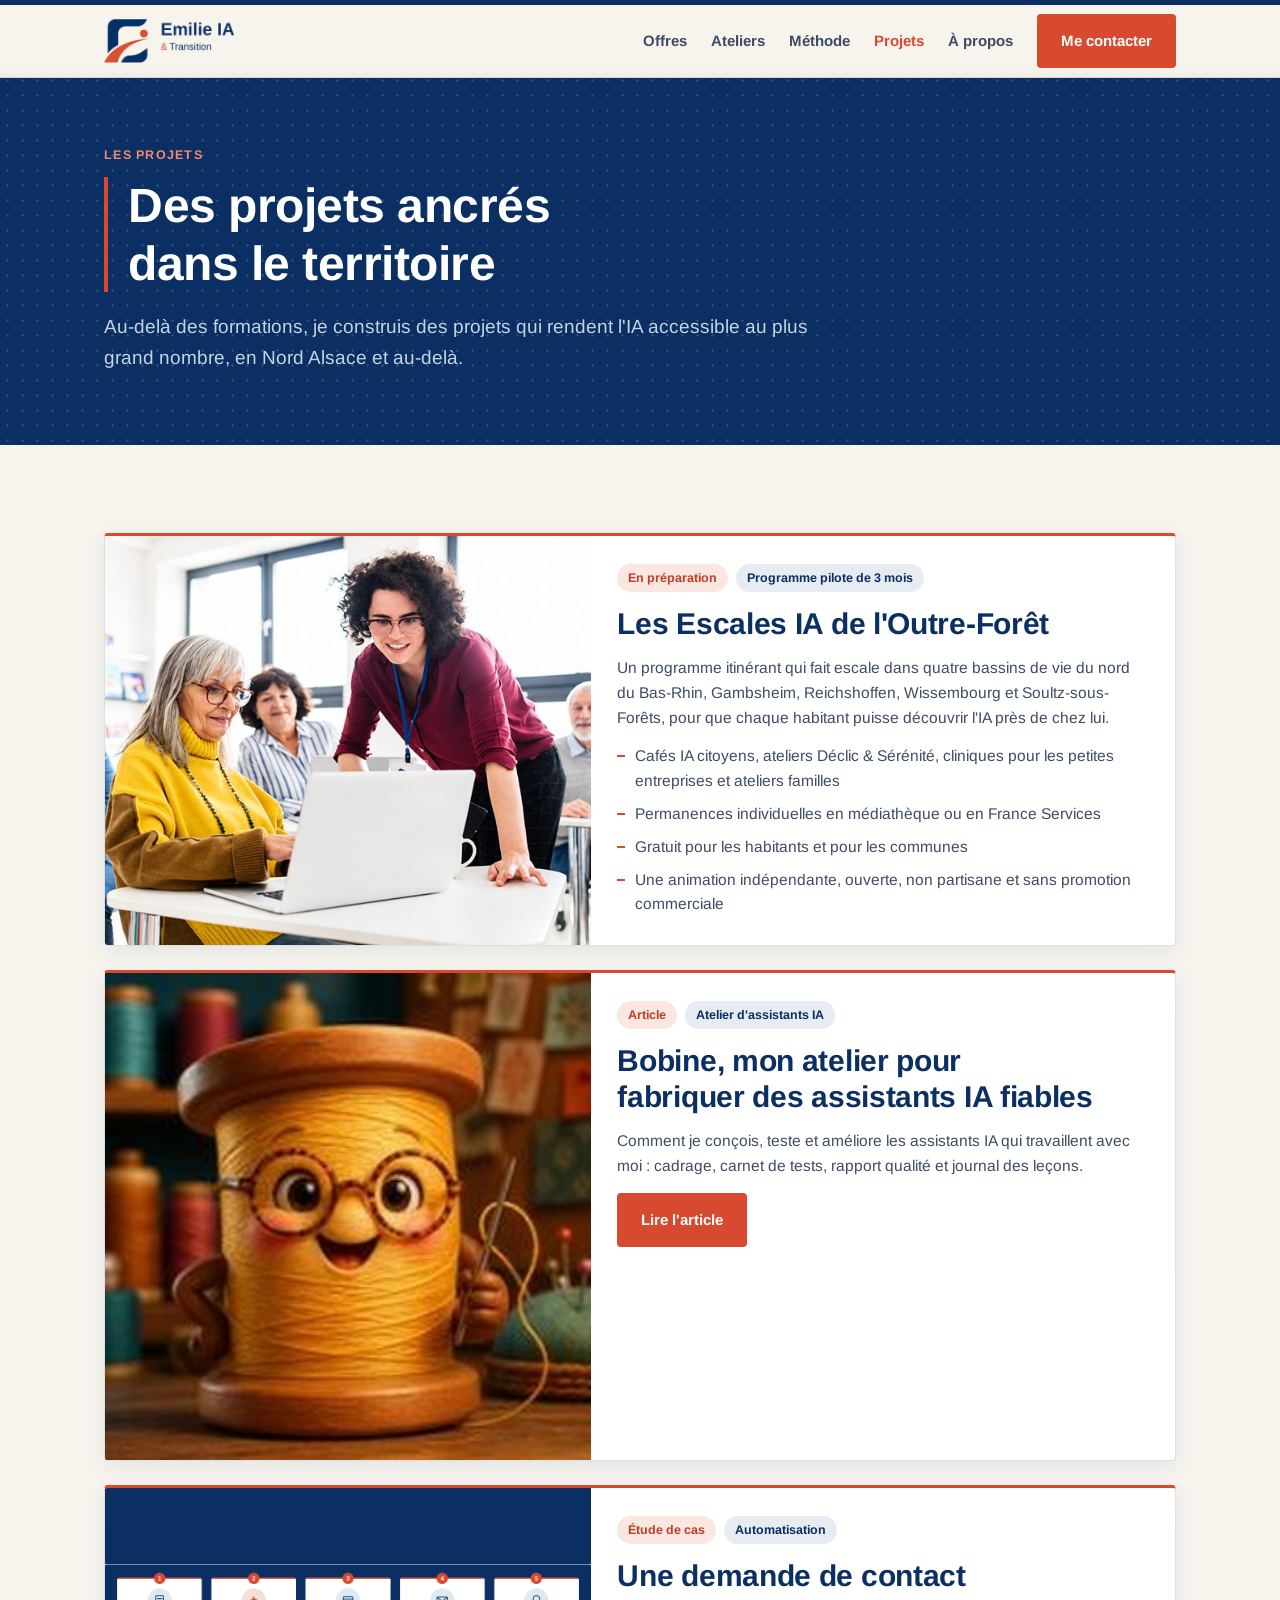
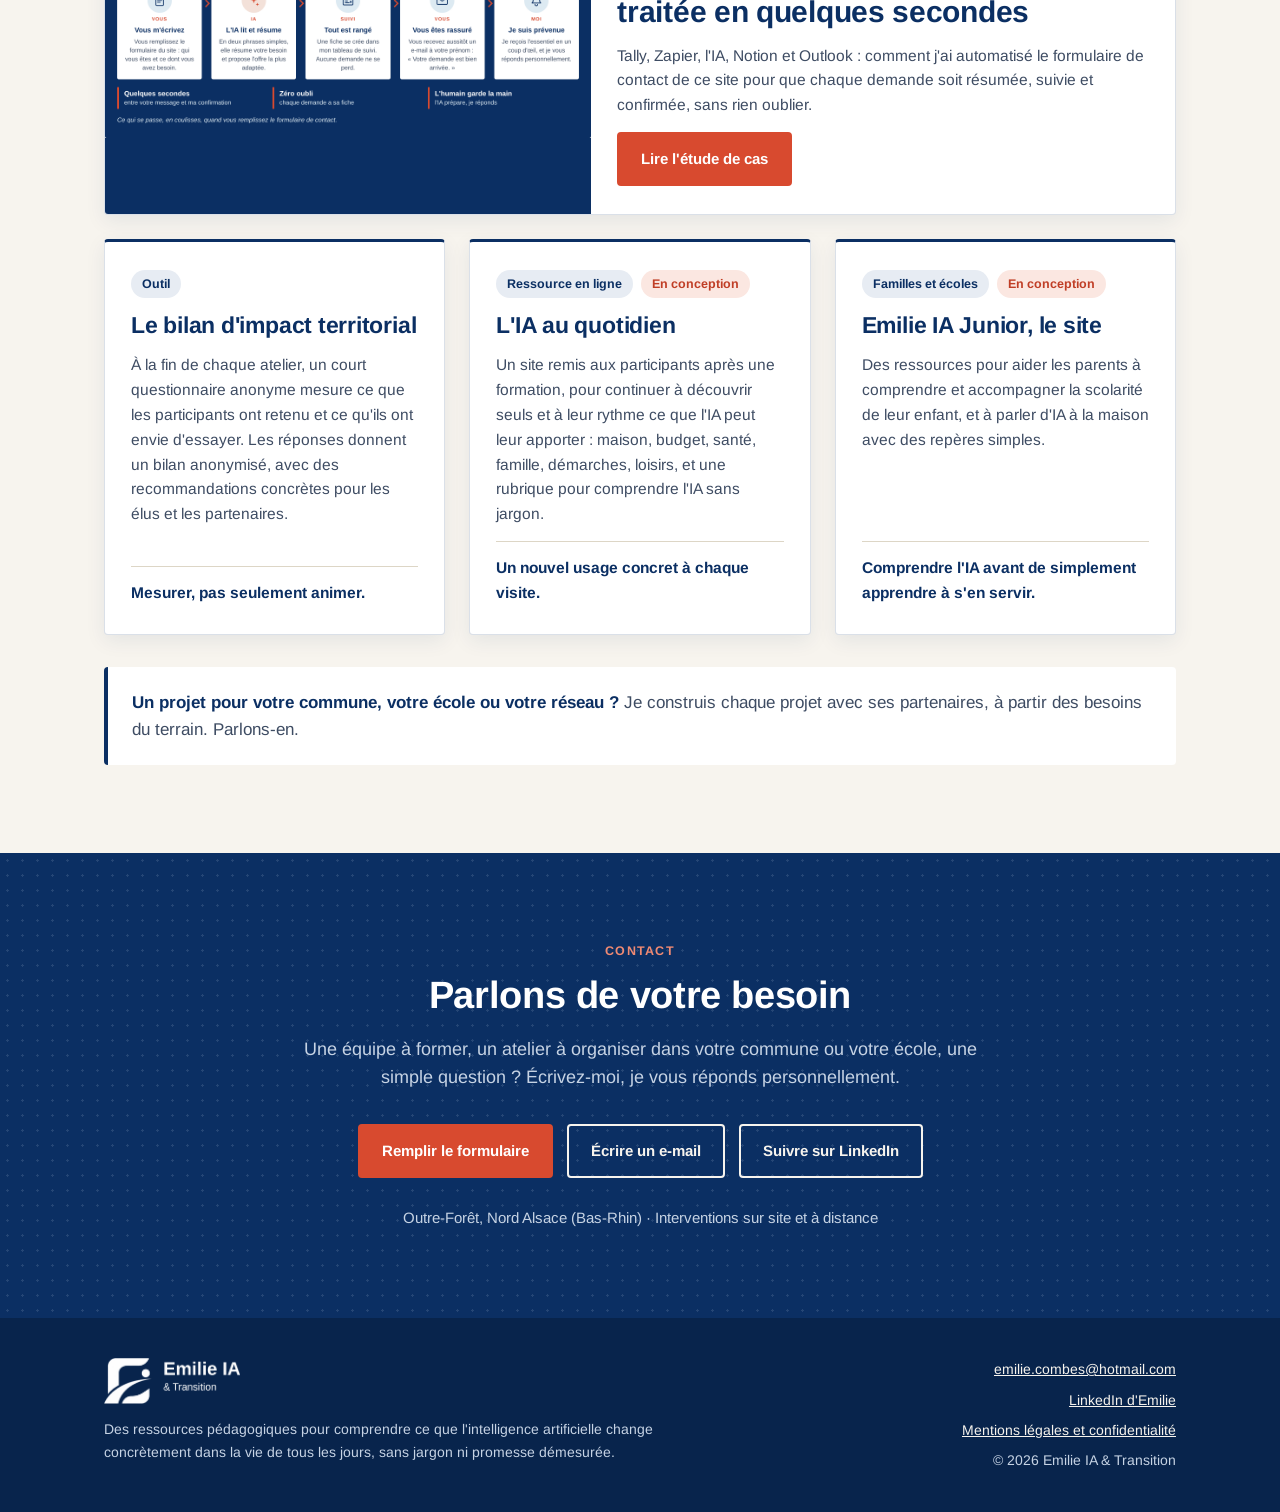
<file: projets.html>
<!doctype html>
<html lang="fr">
<head>
  <meta charset="utf-8">
  <meta name="viewport" content="width=device-width, initial-scale=1">
  <title>Les projets | Emilie IA &amp; Transition</title>
  <meta name="description" content="Les projets d'Emilie IA & Transition : Escales IA de l'Outre-Forêt, bilan d'impact territorial, ressources pédagogiques.">
  <link rel="icon" type="image/png" href="assets/logo_icone.png">
  <link rel="stylesheet" href="style.css">
</head>
<body>
  <div class="progress" aria-hidden="true"><span id="progress"></span></div>

  <header class="site-header">
    <div class="wrap">
      <a class="logo" href="index.html" aria-label="Emilie IA & Transition, accueil"><img src="assets/logo_horizontal.png" alt="Emilie IA & Transition"></a>
      <button class="menu-toggle" aria-expanded="false" aria-controls="nav">Menu</button>
      <nav class="nav" id="nav">
        <a href="offres.html">Offres</a>
        <a href="ateliers.html">Ateliers</a>
        <a href="methode.html">Méthode</a>
        <a href="projets.html" aria-current="page">Projets</a>
        <a href="a-propos.html">À propos</a>
        <a class="btn" href="contact.html">Me contacter</a>
      </nav>
    </div>
  </header>

  <main>
    <section class="page-hero">
      <div class="wrap">
        <span class="eyebrow">Les projets</span>
        <h1>Des projets ancrés dans le territoire</h1>
        <p class="lead">Au-delà des formations, je construis des projets qui rendent l'IA accessible au plus grand nombre, en Nord Alsace et au-delà.</p>
      </div>
    </section>

    <section class="section">
      <div class="wrap">
        <div class="projects">
          <article class="project featured">
            <div class="photo"><img src="assets/panel-declic.jpg" alt="Une animatrice aide des habitants à utiliser un ordinateur portable" loading="lazy"></div>
            <div class="body">
              <div class="meta"><span class="pill free">En préparation</span><span class="pill">Programme pilote de 3 mois</span></div>
              <h2>Les Escales IA de l'Outre-Forêt</h2>
              <p>Un programme itinérant qui fait escale dans quatre bassins de vie du nord du Bas-Rhin, Gambsheim, Reichshoffen, Wissembourg et Soultz-sous-Forêts, pour que chaque habitant puisse découvrir l'IA près de chez lui.</p>
              <ul>
                <li>Cafés IA citoyens, ateliers Déclic &amp; Sérénité, cliniques pour les petites entreprises et ateliers familles</li>
                <li>Permanences individuelles en médiathèque ou en France Services</li>
                <li>Gratuit pour les habitants et pour les communes</li>
                <li>Une animation indépendante, ouverte, non partisane et sans promotion commerciale</li>
              </ul>
            </div>
          </article>

          <article class="project featured">
            <div class="photo"><img src="assets/bobine.jpg" alt="Bobine, la mascotte de l'atelier" loading="lazy" style="object-position:center"></div>
            <div class="body">
              <div class="meta"><span class="pill free">Article</span><span class="pill">Atelier d'assistants IA</span></div>
              <h2>Bobine, mon atelier pour fabriquer des assistants IA fiables</h2>
              <p>Comment je conçois, teste et améliore les assistants IA qui travaillent avec moi : cadrage, carnet de tests, rapport qualité et journal des leçons.</p>
              <a class="btn" href="bobine.html" style="align-self:flex-start">Lire l'article</a>
            </div>
          </article>

          <article class="project featured">
            <div class="photo"><img src="assets/schema-demande-contact.png" alt="Schéma en cinq étapes : vous m'écrivez, l'IA résume, tout est rangé, vous êtes rassuré, je suis prévenue" loading="lazy"></div>
            <div class="body">
              <div class="meta"><span class="pill free">Étude de cas</span><span class="pill">Automatisation</span></div>
              <h2>Une demande de contact traitée en quelques secondes</h2>
              <p>Tally, Zapier, l'IA, Notion et Outlook : comment j'ai automatisé le formulaire de contact de ce site pour que chaque demande soit résumée, suivie et confirmée, sans rien oublier.</p>
              <a class="btn" href="automatisation-contact.html" style="align-self:flex-start">Lire l'étude de cas</a>
            </div>
          </article>

          <article class="project">
            <div class="body">
              <div class="meta"><span class="pill">Outil</span></div>
              <h2>Le bilan d'impact territorial</h2>
              <p>À la fin de chaque atelier, un court questionnaire anonyme mesure ce que les participants ont retenu et ce qu'ils ont envie d'essayer. Les réponses donnent un bilan anonymisé, avec des recommandations concrètes pour les élus et les partenaires.</p>
              <p class="promise">Mesurer, pas seulement animer.</p>
            </div>
          </article>

          <article class="project">
            <div class="body">
              <div class="meta"><span class="pill">Ressource en ligne</span><span class="pill free">En conception</span></div>
              <h2>L'IA au quotidien</h2>
              <p>Un site remis aux participants après une formation, pour continuer à découvrir seuls et à leur rythme ce que l'IA peut leur apporter : maison, budget, santé, famille, démarches, loisirs, et une rubrique pour comprendre l'IA sans jargon.</p>
              <p class="promise">Un nouvel usage concret à chaque visite.</p>
            </div>
          </article>

          <article class="project">
            <div class="body">
              <div class="meta"><span class="pill">Familles et écoles</span><span class="pill free">En conception</span></div>
              <h2>Emilie IA Junior, le site</h2>
              <p>Des ressources pour aider les parents à comprendre et accompagner la scolarité de leur enfant, et à parler d'IA à la maison avec des repères simples.</p>
              <p class="promise">Comprendre l'IA avant de simplement apprendre à s'en servir.</p>
            </div>
          </article>
        </div>

        <div class="kaizen" style="margin-top:32px">
          <strong>Un projet pour votre commune, votre école ou votre réseau ?</strong> Je construis chaque projet avec ses partenaires, à partir des besoins du terrain. Parlons-en.
        </div>
      </div>
    </section>


    <section class="section contact" id="contact">
      <div class="wrap">
        <span class="eyebrow">Contact</span>
        <h2>Parlons de votre besoin</h2>
        <p>Une équipe à former, un atelier à organiser dans votre commune ou votre école, une simple question ? Écrivez-moi, je vous réponds personnellement.</p>
        <div class="actions">
          <a class="btn" href="contact.html">Remplir le formulaire</a>
          <a class="btn btn-light" href="mailto:emilie.combes@hotmail.com">Écrire un e-mail</a>
          <a class="btn btn-light" href="https://www.linkedin.com/company/emilie-ia-transition/" target="_blank" rel="noopener">Suivre sur LinkedIn</a>
        </div>
        <p class="place">Outre-Forêt, Nord Alsace (Bas-Rhin) · Interventions sur site et à distance</p>
      </div>
    </section>

  </main>

  <footer class="site-footer">
    <div class="wrap">
      <div>
        <img src="assets/logo_horizontal_blanc.png" alt="Emilie IA & Transition">
        <p>Des ressources pédagogiques pour comprendre ce que l'intelligence artificielle change concrètement dans la vie de tous les jours, sans jargon ni promesse démesurée.</p>
      </div>
      <div class="links">
        <a href="mailto:emilie.combes@hotmail.com">emilie.combes@hotmail.com</a>
        <a href="https://www.linkedin.com/in/emilie-combes-francais/" target="_blank" rel="noopener">LinkedIn d'Emilie</a>
        <a href="mentions-legales.html">Mentions légales et confidentialité</a>
        <span>© 2026 Emilie IA &amp; Transition</span>
      </div>
    </div>
  </footer>

  <script>
    const bar = document.getElementById('progress');
    addEventListener('scroll', () => {
      const h = document.documentElement;
      bar.style.width = (h.scrollTop / (h.scrollHeight - h.clientHeight) * 100) + '%';
    }, { passive: true });
    const toggle = document.querySelector('.menu-toggle');
    const nav = document.getElementById('nav');
    toggle.addEventListener('click', () => {
      const open = nav.classList.toggle('open');
      toggle.setAttribute('aria-expanded', open);
    });
    nav.querySelectorAll('a').forEach(a => a.addEventListener('click', () => nav.classList.remove('open')));
  </script>
</body>
</html>
</file>
<file: style.css>
/* Police Arimo hébergée sur le site (pas d'appel à Google, plus simple pour le RGPD) */
@font-face { font-family: 'Arimo'; font-style: italic; font-weight: 400; font-display: swap; src: url('fonts/arimo-italic-400.woff2') format('woff2'); unicode-range: U+0000-00FF, U+0131, U+0152-0153, U+02BB-02BC, U+02C6, U+02DA, U+02DC, U+0304, U+0308, U+0329, U+2000-206F, U+20AC, U+2122, U+2191, U+2193, U+2212, U+2215, U+FEFF, U+FFFD; }
@font-face { font-family: 'Arimo'; font-style: normal; font-weight: 400; font-display: swap; src: url('fonts/arimo-normal-400.woff2') format('woff2'); unicode-range: U+0000-00FF, U+0131, U+0152-0153, U+02BB-02BC, U+02C6, U+02DA, U+02DC, U+0304, U+0308, U+0329, U+2000-206F, U+20AC, U+2122, U+2191, U+2193, U+2212, U+2215, U+FEFF, U+FFFD; }
@font-face { font-family: 'Arimo'; font-style: normal; font-weight: 700; font-display: swap; src: url('fonts/arimo-normal-700.woff2') format('woff2'); unicode-range: U+0000-00FF, U+0131, U+0152-0153, U+02BB-02BC, U+02C6, U+02DA, U+02DC, U+0304, U+0308, U+0329, U+2000-206F, U+20AC, U+2122, U+2191, U+2193, U+2212, U+2215, U+FEFF, U+FFFD; }

/* Charte Emilie IA & Transition : navy, terracotta, blanc cassé, Arimo */
:root {
  --bg: #F7F4EE;
  --surface: #FFFFFF;
  --navy: #0B2F63;
  --navy-soft: #E7ECF3;
  --terracotta: #D84A2F;
  --terracotta-hover: #C03E26;
  --terracotta-soft: #FBE7E1;
  --pale: #DDEAF2;
  --rose: #F3E1D9;
  --ink: #171717;
  --ink-soft: #3E4C63;
  --ink-faint: #7A8698;
  --line: #DDD6C6;
  --border: rgba(11, 47, 99, .15);
  --on-navy: #F7F4EE;
  --on-navy-soft: #C6D3E4;
  --radius: 4px;
  --shadow: 0 6px 20px rgba(11, 47, 99, .08);
  --font: 'Arimo', Arial, Helvetica, sans-serif;
}

* { box-sizing: border-box; }
html { scroll-behavior: smooth; }
body {
  margin: 0;
  background: var(--bg);
  color: var(--ink);
  font-family: var(--font);
  font-size: 17px;
  line-height: 1.6;
}
img { max-width: 100%; display: block; }
a { color: var(--navy); }
h1, h2, h3 { color: var(--navy); font-weight: 700; letter-spacing: -0.01em; line-height: 1.2; margin: 0; text-wrap: balance; }
p { margin: 0; }

.wrap { max-width: 1120px; margin: 0 auto; padding: 0 24px; }

/* Bandeau de progression */
.progress { position: fixed; top: 0; left: 0; right: 0; height: 5px; background: var(--navy); z-index: 50; }
.progress span { display: block; height: 100%; width: 0; background: var(--terracotta); }

/* En-tête */
.site-header { position: sticky; top: 5px; z-index: 40; background: rgba(247, 244, 238, .96); border-bottom: 1px solid var(--line); backdrop-filter: blur(6px); }
.site-header .wrap { display: flex; align-items: center; justify-content: space-between; gap: 16px; height: 72px; }
.site-header .logo img { height: 44px; width: auto; }
.nav { display: flex; gap: 24px; align-items: center; }
.nav a { text-decoration: none; color: var(--ink-soft); font-size: 15px; font-weight: 700; }
.nav a:hover { color: var(--terracotta); }
.nav .btn { color: #fff; }
.menu-toggle { display: none; background: none; border: 1px solid var(--navy); color: var(--navy); border-radius: var(--radius); padding: 8px 12px; font: 700 14px var(--font); cursor: pointer; }

/* Boutons */
.btn { display: inline-block; text-decoration: none; font-weight: 700; font-size: 15px; padding: 13px 22px; border-radius: var(--radius); border: 2px solid var(--terracotta); background: var(--terracotta); color: #fff; transition: background .15s; }
.btn:hover { background: var(--terracotta-hover); border-color: var(--terracotta-hover); }
.btn-outline { background: transparent; color: var(--navy); border-color: var(--navy); }
.btn-outline:hover { background: var(--navy); color: #fff; border-color: var(--navy); }
.btn-light { background: transparent; color: var(--on-navy); border-color: var(--on-navy); }
.btn-light:hover { background: var(--on-navy); color: var(--navy); border-color: var(--on-navy); }

/* Eyebrow et titres de section */
.eyebrow { display: block; font-size: 12.5px; font-weight: 700; letter-spacing: .1em; text-transform: uppercase; color: var(--terracotta); margin-bottom: 12px; }
.section { padding: 88px 0; }
.section-head { max-width: 720px; margin-bottom: 48px; padding-left: 20px; border-left: 4px solid var(--terracotta); }
.section-head h2 { font-size: clamp(28px, 3.6vw, 38px); }
.section-head p { margin-top: 14px; color: var(--ink-soft); font-size: 18px; }

/* Hero */
.hero { position: relative; background: var(--navy); color: var(--on-navy); overflow: hidden; }
.hero::before { content: ''; position: absolute; inset: 0; background-image: radial-gradient(rgba(198, 211, 228, .18) 1.2px, transparent 1.2px); background-size: 15px 15px; }
.hero .wrap { position: relative; display: grid; grid-template-columns: 1.25fr .75fr; gap: 56px; align-items: center; padding-top: 88px; padding-bottom: 88px; }
.hero .eyebrow { color: #F08A73; }
.hero h1 { color: #fff; font-size: clamp(34px, 5vw, 54px); }
.hero h1 em { font-style: normal; color: #F08A73; }
.hero .lead { margin-top: 22px; font-size: 19px; color: var(--on-navy-soft); max-width: 600px; }
.hero .actions { margin-top: 34px; display: flex; flex-wrap: wrap; gap: 14px; }
.hero .stats { margin-top: 48px; display: flex; flex-wrap: wrap; gap: 36px; }
.hero .stat strong { display: block; font-size: 30px; color: #fff; }
.hero .stat strong::after { content: ''; display: block; width: 26px; height: 3px; background: var(--terracotta); margin-top: 6px; }
.hero .stat span { display: block; margin-top: 8px; font-size: 14px; color: var(--on-navy-soft); max-width: 160px; }

/* Portrait avec équerres terracotta */
.portrait { position: relative; padding: 14px; max-width: 360px; justify-self: center; }
.portrait::before, .portrait::after { content: ''; position: absolute; width: 70px; height: 70px; border: 4px solid var(--terracotta); }
.portrait::before { top: 0; left: 0; border-right: none; border-bottom: none; }
.portrait::after { bottom: 0; right: 0; border-left: none; border-top: none; }
.portrait img { border-radius: var(--radius); aspect-ratio: 4 / 5; object-fit: cover; width: 100%; }

/* Citation */
.quote-band { background: var(--surface); border-bottom: 1px solid var(--line); }
.quote-band .wrap { padding-top: 44px; padding-bottom: 44px; text-align: center; }
.quote-band p { font-size: clamp(20px, 2.6vw, 26px); font-weight: 700; color: var(--navy); }
.quote-band p span { color: var(--terracotta); }

/* Offres */
.offers { display: grid; grid-template-columns: repeat(3, 1fr); gap: 28px; }
.offer { background: var(--surface); border: 1px solid var(--border); border-top: 3px solid var(--navy); border-radius: var(--radius); box-shadow: var(--shadow); display: flex; flex-direction: column; overflow: hidden; }
.offer .photo { position: relative; }
.offer .photo img { aspect-ratio: 16 / 9; object-fit: cover; width: 100%; }
.offer .photo .tag { position: absolute; left: 16px; bottom: -13px; background: var(--terracotta); color: #fff; font-size: 11px; font-weight: 700; letter-spacing: .08em; text-transform: uppercase; padding: 5px 10px; border-radius: 2px; }
.offer .body { padding: 30px 24px 26px; display: flex; flex-direction: column; gap: 14px; flex: 1; }
.offer h3 { font-size: 23px; }
.offer .who { font-size: 14px; color: var(--ink-faint); font-weight: 700; }
.offer blockquote { margin: 0; padding: 10px 14px; border-left: 4px solid var(--terracotta); background: var(--terracotta-soft); font-style: italic; color: var(--ink-soft); font-size: 15.5px; }
.offer ul { margin: 0; padding: 0; list-style: none; display: flex; flex-direction: column; gap: 8px; }
.offer li { position: relative; padding-left: 18px; font-size: 15.5px; color: var(--ink-soft); }
.offer li::before { content: ''; position: absolute; left: 0; top: 11px; width: 8px; height: 2px; background: var(--terracotta); }
.offer .promise { margin-top: auto; padding-top: 14px; border-top: 1px solid var(--line); font-weight: 700; color: var(--navy); font-size: 15.5px; }

/* Ateliers */
.workshops-section { background: var(--pale); }
.workshops { display: grid; grid-template-columns: repeat(2, 1fr); gap: 24px; }
.workshop { background: var(--surface); border-radius: var(--radius); border: 1px solid var(--border); border-top: 3px solid var(--terracotta); padding: 26px 24px; display: flex; flex-direction: column; gap: 12px; }
.workshop .meta { display: flex; flex-wrap: wrap; gap: 8px; }
.pill { display: inline-block; font-size: 12.5px; font-weight: 700; color: var(--navy); background: var(--navy-soft); padding: 4px 11px; border-radius: 999px; }
.pill.free { background: var(--terracotta-soft); color: var(--terracotta-hover); }
.workshop h3 { font-size: 21px; }
.workshop p { color: var(--ink-soft); font-size: 15.5px; }
.workshop .slogan { font-weight: 700; color: var(--terracotta); font-size: 14px; letter-spacing: .02em; }

/* Méthode */
.steps { display: grid; grid-template-columns: repeat(5, 1fr); gap: 20px; counter-reset: step; }
.step { background: var(--surface); border: 1px solid var(--border); border-radius: var(--radius); padding: 24px 18px; }
.step::before { counter-increment: step; content: counter(step); display: flex; align-items: center; justify-content: center; width: 38px; height: 38px; border-radius: 50%; border: 2px solid var(--terracotta); color: var(--terracotta); font-weight: 700; margin-bottom: 14px; }
.step h3 { font-size: 17px; margin-bottom: 8px; }
.step p { font-size: 14.5px; color: var(--ink-soft); }
.kaizen { margin-top: 36px; padding: 22px 24px; background: var(--surface); border-left: 4px solid var(--navy); border-radius: var(--radius); color: var(--ink-soft); }
.kaizen strong { color: var(--navy); }

/* À propos */
.about { display: grid; grid-template-columns: .8fr 1.2fr; gap: 56px; align-items: center; }
.about .text p + p { margin-top: 16px; }
.about .text p { color: var(--ink-soft); }
.about .signature { margin-top: 24px; padding: 16px 20px; border-left: 4px solid var(--terracotta); background: var(--surface); font-weight: 700; color: var(--navy); }
.creds { margin-top: 24px; display: flex; flex-wrap: wrap; gap: 8px; }

/* Contact */
.contact { background: var(--navy); color: var(--on-navy); position: relative; overflow: hidden; }
.contact::before { content: ''; position: absolute; inset: 0; background-image: radial-gradient(rgba(198, 211, 228, .14) 1.2px, transparent 1.2px); background-size: 15px 15px; }
.contact .wrap { position: relative; text-align: center; max-width: 760px; }
.contact h2 { color: #fff; font-size: clamp(28px, 3.6vw, 38px); }
.contact p { margin-top: 16px; color: var(--on-navy-soft); font-size: 18px; }
.contact .eyebrow { color: #F08A73; }
.contact .actions { margin-top: 32px; display: flex; justify-content: center; flex-wrap: wrap; gap: 14px; }
.contact .place { margin-top: 28px; font-size: 15px; color: var(--on-navy-soft); }

/* Pied de page */
.site-footer { background: #08244C; color: var(--on-navy-soft); font-size: 14px; }
.site-footer .wrap { padding-top: 40px; padding-bottom: 40px; display: grid; grid-template-columns: 1.4fr 1fr; gap: 32px; align-items: start; }
.site-footer img { height: 46px; width: auto; margin-bottom: 14px; }
.site-footer a { color: var(--on-navy); }
.site-footer .links { display: flex; flex-direction: column; gap: 8px; align-items: flex-end; }

/* Page légale */
.legal { padding: 64px 0 88px; }
.legal .wrap { max-width: 800px; }
.legal h1 { font-size: 36px; margin-bottom: 32px; }
.legal h2 { font-size: 21px; margin: 32px 0 10px; }
.legal p, .legal li { color: var(--ink-soft); }
.todo { background: var(--terracotta-soft); color: var(--terracotta-hover); font-weight: 700; padding: 0 4px; border-radius: 2px; }


/* En-tête des pages intérieures */
.page-hero { position: relative; background: var(--navy); color: var(--on-navy); overflow: hidden; }
.page-hero::before { content: ''; position: absolute; inset: 0; background-image: radial-gradient(rgba(198, 211, 228, .18) 1.2px, transparent 1.2px); background-size: 15px 15px; }
.page-hero .wrap { position: relative; padding-top: 72px; padding-bottom: 72px; }
.page-hero .eyebrow { color: #F08A73; }
.page-hero h1 { color: #fff; font-size: clamp(32px, 4.6vw, 48px); max-width: 820px; padding-left: 20px; border-left: 4px solid var(--terracotta); }
.page-hero .lead { margin-top: 20px; font-size: 19px; color: var(--on-navy-soft); max-width: 720px; }
.nav a[aria-current="page"] { color: var(--terracotta); }

/* Accueil : cartes vers les pages */
.teasers { display: grid; grid-template-columns: repeat(3, 1fr); gap: 24px; }
.teaser { display: flex; flex-direction: column; gap: 10px; text-decoration: none; color: inherit; background: var(--surface); border: 1px solid var(--border); border-top: 3px solid var(--navy); border-radius: var(--radius); padding: 26px 24px; box-shadow: var(--shadow); transition: border-color .15s, transform .15s; }
.teaser:hover { border-top-color: var(--terracotta); transform: translateY(-2px); }
.teaser .num { font-size: 12px; font-weight: 700; color: var(--terracotta); letter-spacing: .06em; }
.teaser h3 { font-size: 21px; }
.teaser p { color: var(--ink-soft); font-size: 15.5px; }
.teaser .more { margin-top: auto; padding-top: 8px; font-weight: 700; color: var(--terracotta); font-size: 15px; }
.teaser .more::after { content: ' →'; }
.teaser-cta { background: var(--navy); border-color: var(--navy); }
.teaser-cta h3 { color: #fff; }
.teaser-cta p { color: var(--on-navy-soft); }
.teaser-cta .num, .teaser-cta .more { color: #F08A73; }

/* Projets */
.projects { display: grid; grid-template-columns: repeat(3, 1fr); gap: 24px; }
.project { background: var(--surface); border: 1px solid var(--border); border-top: 3px solid var(--navy); border-radius: var(--radius); box-shadow: var(--shadow); overflow: hidden; display: flex; flex-direction: column; }
.project.featured { grid-column: 1 / -1; display: grid; grid-template-columns: 1fr 1.2fr; border-top-color: var(--terracotta); }
.project .photo img { width: 100%; height: 100%; object-fit: cover; min-height: 260px; }
.project .body { padding: 28px 26px; display: flex; flex-direction: column; gap: 14px; flex: 1; }
.project .meta { display: flex; flex-wrap: wrap; gap: 8px; }
.project h2 { font-size: 23px; }
.project.featured h2 { font-size: clamp(24px, 3vw, 30px); }
.project p { color: var(--ink-soft); font-size: 15.5px; }
.project ul { margin: 0; padding: 0; list-style: none; display: flex; flex-direction: column; gap: 8px; }
.project li { position: relative; padding-left: 18px; font-size: 15.5px; color: var(--ink-soft); }
.project li::before { content: ''; position: absolute; left: 0; top: 11px; width: 8px; height: 2px; background: var(--terracotta); }
.project .promise { margin-top: auto; padding-top: 14px; border-top: 1px solid var(--line); font-weight: 700; color: var(--navy); }

@media (max-width: 980px) {
  .teasers, .projects { grid-template-columns: 1fr 1fr; }
  .project.featured { grid-template-columns: 1fr; }
}
@media (max-width: 760px) {
  .teasers, .projects { grid-template-columns: 1fr; }
  .page-hero .wrap { padding-top: 48px; padding-bottom: 52px; }
}

/* Responsive */
@media (max-width: 980px) {
  .offers { grid-template-columns: 1fr; max-width: 560px; }
  .steps { grid-template-columns: repeat(2, 1fr); }
  .hero .wrap, .about { grid-template-columns: 1fr; }
  .portrait { max-width: 300px; }
}
@media (max-width: 760px) {
  body { font-size: 16px; }
  .wrap { padding: 0 16px; }
  .section { padding: 64px 0; }
  .menu-toggle { display: block; }
  .nav { display: none; position: absolute; top: 72px; left: 0; right: 0; flex-direction: column; align-items: stretch; gap: 0; background: var(--bg); border-bottom: 1px solid var(--line); padding: 8px 16px 16px; }
  .nav.open { display: flex; }
  .nav a { padding: 12px 0; border-bottom: 1px solid var(--line); }
  .nav .btn { margin-top: 12px; text-align: center; border-bottom: 2px solid var(--terracotta); }
  .workshops, .steps { grid-template-columns: 1fr; }
  .hero .wrap { padding-top: 56px; padding-bottom: 64px; gap: 40px; }
  .site-footer .wrap { grid-template-columns: 1fr; }
  .site-footer .links { align-items: flex-start; }
}

/* Article */
.article .wrap { max-width: 780px; }
.article h2 { font-size: clamp(23px, 2.8vw, 28px); margin: 44px 0 14px; padding-left: 16px; border-left: 4px solid var(--terracotta); }
.article p { color: var(--ink-soft); font-size: 17.5px; line-height: 1.7; }
.article p + p { margin-top: 14px; }
.article-figure { margin: 0 0 8px; display: flex; gap: 20px; align-items: center; background: var(--surface); border: 1px solid var(--border); border-radius: var(--radius); padding: 16px; }
.article-figure img { width: 120px; height: 120px; border-radius: 50%; border: 3px solid var(--terracotta); object-fit: cover; flex: none; }
.article-figure figcaption { color: var(--ink-soft); font-style: italic; font-size: 15.5px; }
.article-steps { margin: 0; padding: 0; list-style: none; counter-reset: s; display: flex; flex-direction: column; gap: 14px; }
.article-steps li { position: relative; padding: 16px 18px 16px 64px; background: var(--surface); border: 1px solid var(--border); border-radius: var(--radius); color: var(--ink-soft); font-size: 16.5px; }
.article-steps li::before { counter-increment: s; content: counter(s); position: absolute; left: 16px; top: 14px; width: 34px; height: 34px; border-radius: 50%; border: 2px solid var(--terracotta); color: var(--terracotta); font-weight: 700; display: flex; align-items: center; justify-content: center; }
.article-steps strong, .article-list strong { color: var(--navy); }
.article-list { margin: 14px 0; padding: 0; list-style: none; display: flex; flex-direction: column; gap: 10px; }
.article-list li { position: relative; padding-left: 20px; color: var(--ink-soft); font-size: 17px; }
.article-list li::before { content: ''; position: absolute; left: 0; top: 12px; width: 9px; height: 2px; background: var(--terracotta); }
.article-quote { margin: 40px 0 0; padding: 22px 26px; background: var(--navy); color: #fff; border-left: 4px solid var(--terracotta); border-radius: var(--radius); font-size: 20px; font-weight: 700; line-height: 1.45; }
.article-actions { margin-top: 28px; display: flex; flex-wrap: wrap; gap: 12px; }
.project.featured .photo img[src*="bobine"] { object-fit: contain; background: #3a2a1a; }
@media (max-width: 760px) {
  .article-figure { flex-direction: column; text-align: center; }
}

/* Page de remerciement */
.thanks { position: relative; background: var(--navy); padding: 72px 0 88px; overflow: hidden; }
.thanks::before { content: ''; position: absolute; inset: 0; background-image: radial-gradient(rgba(198, 211, 228, .18) 1.2px, transparent 1.2px); background-size: 15px 15px; }
.thanks .wrap { position: relative; max-width: 720px; }
.thanks-card { background: var(--surface); border-radius: var(--radius); border-top: 4px solid var(--terracotta); box-shadow: 0 20px 50px rgba(0, 0, 0, .25); padding: 40px 36px 36px; text-align: center; }
.thanks-avatar { width: 150px; height: 150px; margin: -110px auto 20px; border-radius: 50%; box-shadow: 0 10px 30px rgba(11, 47, 99, .3); }
.thanks h1 { font-size: clamp(26px, 4vw, 36px); }
.thanks .lead { margin-top: 14px; font-size: 18px; color: var(--ink-soft); }
.thanks .sign { margin-top: 10px; font-weight: 700; color: var(--terracotta); font-style: italic; font-size: 18px; }
.tip { margin-top: 32px; text-align: left; background: var(--pale); border-left: 4px solid var(--terracotta); border-radius: var(--radius); padding: 20px 22px; }
.tip-label { display: block; font-size: 12.5px; font-weight: 700; letter-spacing: .1em; text-transform: uppercase; color: var(--terracotta); margin-bottom: 10px; }
.tip p { color: var(--ink); font-size: 16.5px; }
.tip strong { color: var(--navy); }
.tip-moral { margin-top: 12px !important; font-weight: 700; color: var(--navy) !important; }
.thanks .actions { margin-top: 28px; display: flex; justify-content: center; flex-wrap: wrap; gap: 12px; }
@media (max-width: 760px) { .thanks { padding-top: 96px; } .thanks-card { padding: 32px 20px 28px; } }

/* Page contact */
.contact-layout { display: grid; grid-template-columns: 1.5fr 1fr; gap: 32px; align-items: start; }
.form-card { background: var(--surface); border: 1px solid var(--border); border-top: 3px solid var(--terracotta); border-radius: var(--radius); padding: 24px 24px 18px; box-shadow: var(--shadow); }
.form-card iframe { display: block; border: 0; min-height: 520px; }
.form-fallback { margin-top: 12px; font-size: 14px; color: var(--ink-faint); }
.contact-aside { background: var(--navy); color: var(--on-navy-soft); border-radius: var(--radius); padding: 28px 24px; display: flex; flex-direction: column; gap: 16px; position: sticky; top: 100px; }
.contact-aside img { width: 96px; height: 96px; }
.contact-aside h2 { color: #fff; font-size: 22px; }
.contact-aside ol { margin: 0; padding-left: 20px; display: flex; flex-direction: column; gap: 8px; }
.contact-aside li::marker { color: #F08A73; font-weight: 700; }
.contact-aside .aside-place { font-size: 14px; }
.contact-aside .btn-outline { color: var(--on-navy); border-color: var(--on-navy); align-self: flex-start; }
.contact-aside .btn-outline:hover { background: var(--on-navy); color: var(--navy); }
@media (max-width: 980px) { .contact-layout { grid-template-columns: 1fr; } .contact-aside { position: static; } }
@media (max-width: 760px) { .form-card { padding: 16px 12px 12px; } }
.nav .btn[aria-current="page"] { color: #fff; }

/* Étude de cas : captures et fiche */
.article-shot { margin: 28px 0; background: var(--surface); border: 1px solid var(--border); border-top: 3px solid var(--navy); border-radius: var(--radius); padding: 16px; }
.article-shot img { display: block; width: 100%; height: auto; max-height: 560px; object-fit: contain; border-radius: 3px; }
.article-shot figcaption { margin-top: 10px; color: var(--ink-soft); font-style: italic; font-size: 15px; }
.crm-card { margin: 24px 0; background: var(--surface); border: 1px solid var(--border); border-top: 3px solid var(--navy); border-radius: var(--radius); padding: 20px 22px; }
.crm-head { display: flex; justify-content: space-between; align-items: center; gap: 12px; margin-bottom: 14px; font-size: 19px; color: var(--navy); }
.crm-tag { background: var(--rose); color: var(--terracotta); font-size: 13px; font-weight: 700; text-transform: uppercase; letter-spacing: .06em; padding: 4px 10px; border-radius: 3px; }
.crm-card dl { margin: 0; display: grid; grid-template-columns: 140px 1fr; gap: 10px 16px; }
.crm-card dt { color: var(--ink-soft); font-size: 14px; text-transform: uppercase; letter-spacing: .05em; padding-top: 2px; }
.crm-card dd { margin: 0; color: var(--ink); font-size: 16px; }
.crm-offer { background: var(--pale); color: var(--navy); font-weight: 700; padding: 2px 8px; border-radius: 3px; }
.crm-card .crm-note { margin-top: 14px; font-size: 14px; font-style: italic; }
@media (max-width: 560px) { .crm-card dl { grid-template-columns: 1fr; gap: 2px; } .crm-card dd { margin-bottom: 10px; } }
.project .photo:has(img[src*="zap-"]) { position: relative; overflow: hidden; min-height: 260px; background: #F7F6F3; }
.project .photo img[src*="zap-"] { position: absolute; inset: 0; height: 100%; min-height: 0; object-fit: cover; object-position: center top; }

/* Schéma grand public de l'automatisation */
.flow { margin: 30px 0; padding: 24px; background: var(--navy); border-radius: var(--radius); color: #fff; }
.flow-steps { list-style: none; margin: 0; padding: 0; display: grid; grid-template-columns: repeat(5, 1fr); gap: 14px; position: relative; }
.flow-step { position: relative; background: #fff; color: var(--ink); border-radius: var(--radius); border-top: 3px solid var(--terracotta); padding: 18px 14px 16px; display: flex; flex-direction: column; align-items: center; text-align: center; gap: 6px; }
.flow-step:not(:last-child)::after { content: ""; position: absolute; right: -12px; top: 50px; width: 10px; height: 10px; border-top: 3px solid var(--terracotta); border-right: 3px solid var(--terracotta); transform: rotate(45deg); }
.flow-num { position: absolute; top: -14px; left: 50%; transform: translateX(-50%); width: 26px; height: 26px; border-radius: 50%; background: var(--terracotta); color: #fff; font-weight: 700; font-size: 14px; display: flex; align-items: center; justify-content: center; }
.flow-icon { width: 56px; height: 56px; border-radius: 50%; background: var(--pale); color: var(--navy); display: flex; align-items: center; justify-content: center; margin-top: 4px; }
.flow-icon svg { width: 30px; height: 30px; }
.flow-ai .flow-icon { background: var(--rose); color: var(--terracotta); }
.flow-who { font-size: 11px; font-weight: 700; letter-spacing: .1em; text-transform: uppercase; color: var(--terracotta); }
.flow-step strong { color: var(--navy); font-size: 16px; line-height: 1.25; }
.flow-text { color: var(--ink-soft); font-size: 14px; line-height: 1.45; }
.flow-band { margin-top: 18px; display: grid; grid-template-columns: repeat(3, 1fr); gap: 10px; }
.flow-band span { border-left: 4px solid var(--terracotta); padding: 4px 0 4px 12px; font-size: 14px; color: #DDEAF2; line-height: 1.4; }
.flow-band strong { display: block; color: #fff; font-size: 16px; }
.flow figcaption { margin-top: 14px; color: #DDEAF2; font-style: italic; font-size: 14.5px; }
@media (max-width: 860px) {
  .flow-steps { grid-template-columns: 1fr; gap: 22px; }
  .flow-step { display: grid; grid-template-columns: 56px 1fr; column-gap: 14px; text-align: left; align-items: start; padding: 18px 16px 14px; }
  .flow-icon { grid-row: 1 / span 3; margin-top: 0; }
  .flow-num { left: 16px; transform: none; }
  .flow-step:not(:last-child)::after { right: auto; left: 50%; top: auto; bottom: -17px; transform: translateX(-50%) rotate(135deg); }
  .flow-band { grid-template-columns: 1fr; }
}
@media (min-width: 861px) {
  .flow-header { width: min(1120px, calc(100vw - 32px)); position: relative; left: 50%; transform: translateX(-50%); margin-top: 0; padding: 30px 28px; }
  .flow-header .flow-steps { gap: 22px; }
  .flow-header .flow-step:not(:last-child)::after { right: -16px; }
}
.project .photo:has(img[src*="schema-"]) { background: var(--navy); display: flex; align-items: center; }
.project .photo img[src*="schema-"] { height: auto; min-height: 0; object-fit: contain; }
.article-prompt { margin: 18px 0; padding: 18px 20px; background: var(--navy); color: #F7F4EE; border-left: 4px solid var(--terracotta); border-radius: var(--radius); font: 15px/1.6 ui-monospace, Menlo, Consolas, monospace; white-space: pre-wrap; overflow-wrap: anywhere; }
.article-faq { display: flex; flex-direction: column; gap: 10px; }
.article-faq details { background: var(--surface); border: 1px solid var(--border); border-radius: var(--radius); padding: 14px 18px; }
.article-faq summary { cursor: pointer; font-weight: 700; color: var(--navy); font-size: 17px; }
.article-faq summary::marker { color: var(--terracotta); }
.article-faq details p { margin-top: 10px; }
</file>
